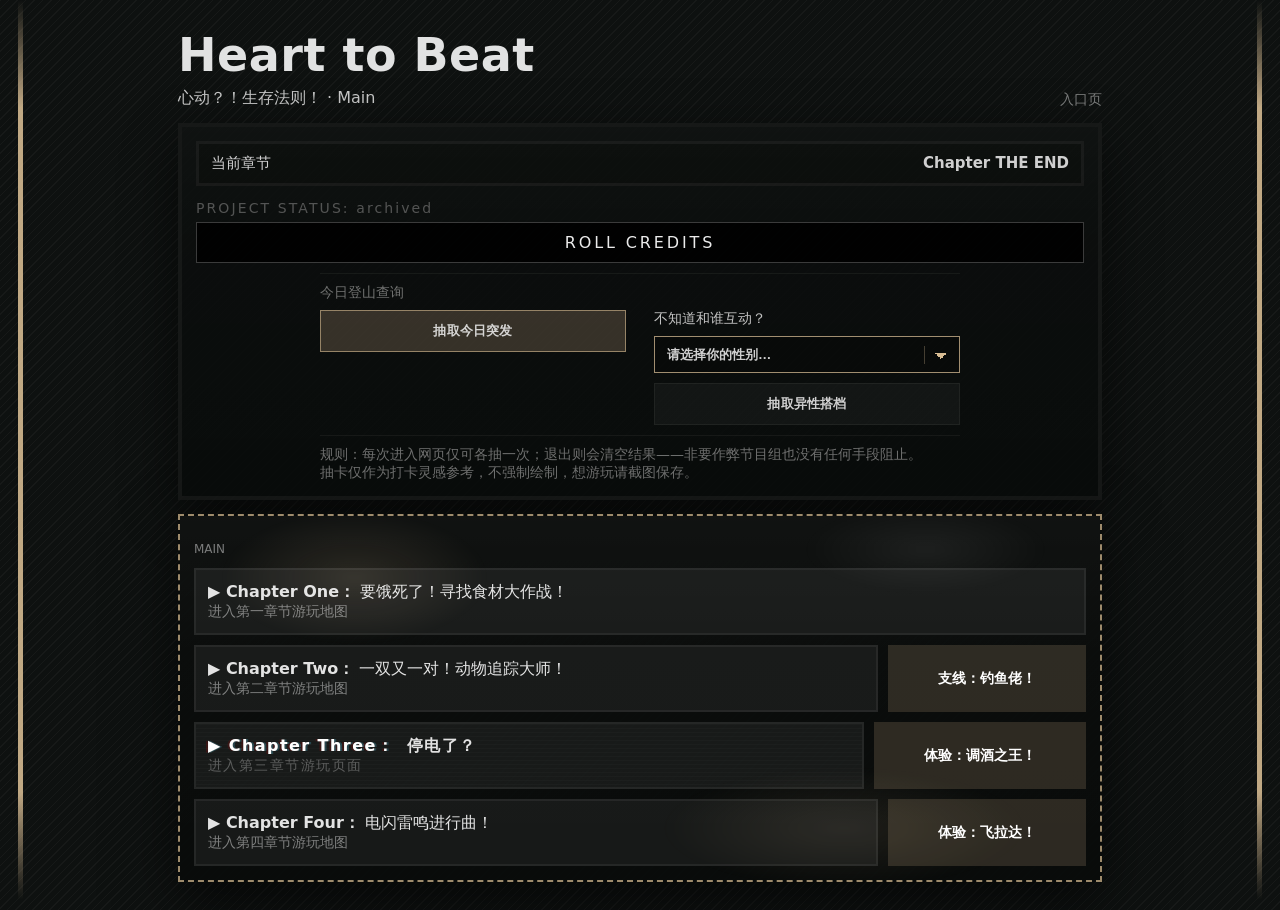
<file: index.html>
<!doctype html>
<html lang="zh-Hans">
<head>
  <meta charset="utf-8" />
  <meta name="viewport" content="width=device-width,initial-scale=1" />
  <link rel="stylesheet" href="./style.css">
  <title>Heart to Beat · Main</title>
</head>

<body>
  <div class="wrap">
    <header class="top">
      <div>
        <h1>Heart to Beat</h1>
        <div class="sub">心动？！生存法则！ ·  Main</div>
      </div>
      <div class="mini">入口页</div>
    </header>

    <section class="grid">
      <!-- LEFT: 导航/提示 -->
      <aside class="card pad" id="left">
        <div class="pill">
          <span>当前章节</span>
          <b>Chapter THE END</b>
        </div>

<div class="mini" style="margin-top:14px; opacity:.7; letter-spacing:.15em;">
  PROJECT STATUS: archived
</div>

<a href="./ending.html"
   style="
     display:block;
     margin-top:6px;
     padding:10px 12px;
     text-decoration:none;
     background:#000;
     color:#fff;
     border:1px solid rgba(255,255,255,.25);
    /* font-family:monospace;*/
     letter-spacing:.18em;
     text-align:center;
     transition:opacity .2s ease, transform .2s ease;
   "
   onmouseover="this.style.opacity='.75'; this.style.transform='translateY(-1px)'"
   onmouseout="this.style.opacity='1'; this.style.transform='translateY(0)'"
>
  ROLL CREDITS
</a>
<div class="panelCenter">
<!--         <div class="hr"> </div>


        <div class="mini">
          <br/>

        </div> -->

      <!--   <div class="hr">
         </div>

        <div class="row">

        </div> -->

<div class="hr"></div>

<div class="mini" style="margin-bottom:8px">今日登山查询</div>

<div class="drawGrid">
  <!-- 左：突发 -->
  <div class="drawCol">
    <button class="btn primary w100" id="drawLuck">抽取今日突发</button>
  </div>

  <!-- 右：搭档 -->
  <div class="drawCol">
    <div class="genderRow">
      <label class="mini" for="myGender" style="margin-bottom:8px">不知道和谁互动？</label>
      <select id="myGender">
        <option value="" selected disabled>请选择你的性别…</option>
        <option value="F">女</option>
        <option value="M">男</option>
      </select>
    </div>
    <button class="btn w100" id="drawPartner">抽取异性搭档</button>
  </div>
</div>

<div class="hr"></div>

<!-- 结果区：突发 -->
<div id="luckResult" class="resultBox" style="display:none">
  <div class="resultTop">
    <span class="mini">今日突发</span>
    <span class="tag" id="luckTag">—</span>
  </div>
  <b class="resultName" id="luckName">—</b>
  <div class="mini resultDesc" id="luckDesc"></div>
</div>

<!-- 结果区：搭档 -->
<div id="partnerResult" class="resultBox" style="display:none">
  <div class="resultTop">
    <span class="mini">异性搭档</span>
    <span class="tag" id="partnerTag">—</span>
  </div>
  <b class="resultName" id="partnerName">—</b>
  <div class="mini resultDesc" id="partnerDesc"></div>
</div>

<div class="mini" style="margin-top:10px">
  规则：每次进入网页仅可各抽一次；退出则会清空结果——非要作弊节目组也没有任何手段阻止。
  <br>
  抽卡仅作为打卡灵感参考，不强制绘制，想游玩请截图保存。
</div>
</div>

      </aside>

      <!-- RIGHT: 主卡片内容 -->
      <main class="card pad" id="right">
        <p class="sceneTitle">MAIN</p>

<!--         <p class="sceneBody">欢迎来到入口页。</p> -->

        <div class="choices">
          <a class="choiceLink" href="./chap_one/index.html">
            <div class="choice">
              <b>▶ Chapter One：</b> 要饿死了！寻找食材大作战！ 
              <div class="mini">进入第一章节游玩地图</div>
            </div>
          </a>

          <div class="choiceRow">
             <a class="choiceLink" href="./chap_two/index.html">
            <div class="choice">
              <b>▶ Chapter Two：</b> 一双又一对！动物追踪大师！
              <div class="mini">进入第二章节游玩地图</div>
            </div>
          </a>


            <a class="sideBtn" href="./chap_two/side_index.html">
              支线：钓鱼佬！
            </a> 

          </div>


<!--             <div class="choices">
          <a class="choiceLink" href="./chap_three/index.html">
            <div class="choice">
              <b>▶ Chapter Three：</b> 坏心眼？好人！调酒之王！ 
              <div class="mini">进入第三章节游玩页面</div>
            </div>
          </a>
 -->



 <div class="choiceRow">
  <a class="choiceLink" href="./chap_three/side_index.html"
     style="text-decoration:none; filter:saturate(.45) contrast(1.3);">
    <div class="choice"
         style="
           position:relative;
           overflow:hidden;
           letter-spacing:.09em;
           animation:distort 3s infinite;
         ">

      <b style="
        display:inline-block;
        position:relative;
        color:#fff;
        text-shadow:
          0 0 20px rgba(255,255,255,.08),
          2px 0 rgba(0,200,255,.25),
         -2px 0 rgba(255,0,0,.25);
        animation:glitchMain 2.5s infinite;
      ">
        ▶ Chapter Three：
      </b>

      <span style="
        display:inline-block;
        position:relative;
        font-weight:700;
        margin-left:6px;
        animation:glitchText 1.8s infinite;
      ">
        停电了？
      </span>

      <div class="mini"
           style="
             opacity:.65;
             filter:blur(.3px);
             animation:flicker 2.8s infinite;
           ">
        进入第三章节游玩页面
      </div>

      <!-- 扫描线 -->
      <span aria-hidden="true"
        style="
          position:absolute;
          inset:0;
          pointer-events:none;
          background:
            repeating-linear-gradient(
              180deg,
              rgba(255,255,255,.06) 0 1px,
              rgba(0,0,0,0) 1px 4px
            );
          mix-blend-mode:overlay;
          opacity:.25;
        ">
      </span>

      <style>
        @keyframes glitchMain{
          0%, 85%, 100% { transform:translate(0,0); }
          86% { transform:translate(-2px,0); }
          87% { transform:translate(3px,-1px); }
          88% { transform:translate(-1px,2px); }
          89% { transform:translate(0,0); }
        }

        @keyframes glitchText{
          0%, 90%, 100% { 
            transform:translate(0,0);
            opacity:1;
          }
          91% { 
            transform:translate(-3px,0);
            opacity:.6;
          }
          92% { 
            transform:translate(4px,-2px);
            opacity:1;
          }
          93% { 
            transform:translate(-2px,2px);
            opacity:.4;
          }
          94% { 
            transform:translate(0,0);
            opacity:1;
          }
        }

        @keyframes flicker{
          0%, 80%, 100% { opacity:.65; }
          81% { opacity:.2; }
          82% { opacity:.9; }
          90% { opacity:.3; }
          91% { opacity:.65; }
        }

        @keyframes distort{
          0%, 96%, 100% { transform:skewX(0deg); }
          97% { transform:skewX(-3deg); }
          98% { transform:skewX(4deg); }
          99% { transform:skewX(-2deg); }
        }
      </style>

    </div>
  </a>

  <a class="sideBtn" href="./chap_three/index.html">
              体验：调酒之王！
  </a> 
</div>

 <div class="choiceRow">
             <a class="choiceLink" href="./chap_four/stage.html">
            <div class="choice">
              <b>▶ Chapter Four：</b> 电闪雷鸣进行曲！
              <div class="mini">进入第四章节游玩地图</div>
            </div>
          </a>


            <a class="sideBtn" href="./chap_four/index.html">
              体验：飞拉达！
            </a> 

          </div>
      </main>
    </section>
  </div>


  <script>
(() => {
  /* 今日突发池*/
  const luckPool = [
{ tag:"BUFF", name:"默契", desc:"会有人想多看你一眼，而你也一样。\n效果：抬头总是能和人对上视线。", weight:6 },

{ tag:"BUFF", name:"脚踏实地", desc:"今天走路特别稳，踩什么都很安心。\n效果：行动时更加流畅。", weight:8 },

{ tag:"BUFF", name:"顺风而行", desc:"偶尔会有一阵风帮你吹开遮挡视线的树叶。\n效果：探索类描写偏正面。", weight:6 },

{ tag:"BUFF", name:"摸金校尉", desc:"你总会在地上发现别人没注意的小物件。\n效果：更容易触发额外细节。", weight:7 },

{ tag:"BUFF", name:"习以为常", desc:"你不会太担心自己录制时的表现。\n效果：面对突发状况更冷静。", weight:6 },

{ tag: "BUFF", name: "路线雷达", desc: "你今天对看起来不对劲的小路特别敏感。\n效果：涉及方向/选择的判定更有优势。", weight: 14 },

{ tag: "BUFF", name: "恒温动物", desc: "你今天不容易被冷到或热到心态炸裂。\n效果：耐力相关描述偏正面。", weight: 12 },

{ tag: "BUFF", name: "队友滤镜", desc: "你今天看起来尤其很可靠。\n效果：社交/协作场合更容易被信任。", weight: 10 },

{ tag: "BUFF", name: "背包轻了", desc: "你十分有先见之明，没有带太多东西。\n效果：行动更干脆。", weight: 8 },

{ tag: "BUFF", name: "四叶草", desc: "幸运的象征。\n效果：事情更容易往你期望的方向发展。", weight: 4 },

{ tag: "BUFF", name: "镜头宠儿", desc: "你今天似乎十分上镜。\n效果：摄影师的镜头会频繁地对准你。", weight: 7 },

 { tag: "DEBUFF", name: "鞋带诅咒", desc: "你的鞋带就是很爱松。\n效果：需要经常蹲下系鞋带。", weight: 12 },

{ tag: "DEBUFF", name: "信号焦虑", desc: "你会忍不住担心手机没信号。\n效果：遇到未知状况更容易慌张。", weight: 10 },

{ tag: "DEBUFF", name: "口渴感放大", desc: "明明刚喝了水，但你还是觉得渴。\n效果：水补给相关场景更紧张。", weight: 9 },

{ tag: "DEBUFF", name: "迷路错觉", desc: "你会频繁怀疑是不是走错了。\n效果：方向相关叙述偏负面。", weight: 7 },

{ tag: "DEBUFF", name: "舌头打结", desc: "今天你的舌头总是捋不直。\n效果：说话更容易出现失误。", weight: 6 },

{ tag: "DEBUFF", name: "静电体质", desc: "你和别人有点来电…呀！\n效果：接触物品或他人时更容易触发静电。", weight: 9 },

{ tag:"DEBUFF", name:"平地摔", desc:"你会在不该摔的地方绊一下自己。\n效果：行动时更容易摔跤。", weight:10 },

{ tag:"DEBUFF", name:"衣角陷阱", desc:"你的衣服总会被树枝或岩石勾住。\n效果：移动更拖沓。", weight:8 },

{ tag:"DEBUFF", name:"踩到怪东西", desc:"你可能会踩到一些湿湿黏黏的不明物体。\n效果：脚下总感觉很恶心。", weight:7 },

{ tag:"DEBUFF", name:"心浮气躁", desc:"你很难静下心来判断情况。\n效果：决策时更加混乱。", weight:9 },

{ tag:"DEBUFF", name:"注意力漂移", desc:"你总是被不重要的东西吸引注意力。\n效果：容易暂时忘记自己原本的目的。", weight:8 },

{ tag:"DEBUFF", name:"腿软时刻", desc:"你好像站得太久卡。\n效果：行动更加吃力。", weight:6 },

{ tag: "WEIRD", name: "山在看你", desc: "你有一种被自然观察的微妙感觉。\n效果：任何诡异事件都变得合理。", weight: 6 },

{ tag: "WEIRD", name: "好运偏移", desc: "小事很顺，大事难讲。\n效果：小收益更容易出现，但关键节点不保底。", weight: 6 },

{ tag: "WEIRD", name: "迪斯尼公主", desc: "小动物们对你格外偏爱。\n效果：更频繁遇到野生动物。", weight: 6 },

{ tag:"WEIRD", name:"误会", desc:"别人认为你和某人关系不一般。\n效果：和异性互动容易被赋予额外含义。", weight:6 },

{ tag:"WEIRD", name:"慢半拍", desc:"重要情绪总是晚一步出现。\n效果：情感推进更折磨。", weight:5 },


  ];

  /* DB*/
  const PartnerDB = [
    { name: "橙知", gender: "M" },
    { name: "丹", gender: "M" },
    { name: "Eric Wang", gender: "M" },
    { name: "Ethan Bennett（伊森·贝内特）", gender: "M" },
    { name: "阿基米德·凡·杜可纳", gender: "M" },
    { name: "Friedrich Walder（弗里德里希·瓦尔德）", gender: "M" },
    { name: "Honey Parker（哈尼·帕克）", gender: "M" },
    { name: "J. O’Connell（J. 奥康纳尔）", gender: "M" },
    { name: "Kazares（卡扎勒斯）", gender: "M" },
    { name: "Lucas Moon Olive（奥利弗）", gender: "M" },
    { name: "Matt Kobayashi", gender: "M" },
    { name: "Mubiru Abrima", gender: "M" },
    { name: "Samuel（塞缪尔）", gender: "M" },
    { name: "Thomas Rocheleau（多马·罗什布吕内）", gender: "M" },
    { name: "卡莱比", gender: "M" },
    { name: "叶澄希", gender: "M" },

    // ===== 女嘉宾 =====
    { name: "Amber Blackwell（安柏·布莱克威尔）", gender: "F" },
    { name: "Cela（塞拉）", gender: "F" },
    { name: "Jeffrey（杰芙里）", gender: "F" },
    { name: "玛顿·琼斯", gender: "F" },
    { name: "Maya（玛雅）", gender: "F" },
    { name: "玛塞拉·卡洛", gender: "F" },
    { name: "Melusine Raisnner（梅露希娜·拉辛纳）", gender: "F" },
    { name: "Naya Fluor（乃亚·菲洛普）", gender: "F" },
    { name: "Romaine Mannich", gender: "F" },
    { name: "向林木", gender: "F" },
    { name: "伊洛恩·奈芙", gender: "F" },
    { name: "Zurabia（祖拉比亚）", gender: "F" },
    { name: "Moira Ross（莫伊拉·罗斯）", gender: "F" },
    { name: "Erla（厄拉）", gender: "F" },
    { name: "Josephine Young（乔瑟芬·杨）", gender: "F" },
    { name: "Oliven Orcinus（奥里文·奥辛努斯）", gender: "F" }
  ];

  /* =========================
     util
     ========================= */
  const $ = (id) => document.getElementById(id);

  function weightedPick(items){
    const total = items.reduce((s, it) => s + (it.weight ?? 1), 0);
    let r = Math.random() * total;
    for (const it of items){
      r -= (it.weight ?? 1);
      if (r <= 0) return it;
    }
    return items[items.length - 1];
  }

  function pickRandom(arr){
    return arr[Math.floor(Math.random() * arr.length)];
  }

  function oppositeGender(g){
    if (g === "F") return "M";
    if (g === "M") return "F";
    return null;
  }

  function safeParse(json){
    try { return JSON.parse(json); } catch { return null; }
  }

  /*DOM
     */
  const btnLuck = $("drawLuck");
  const btnPartner = $("drawPartner");
  const myGender = $("myGender");

  const luckBox = $("luckResult");
  const luckTag = $("luckTag");
  const luckName = $("luckName");
  const luckDesc = $("luckDesc");

  const pBox = $("partnerResult");
  const pTag = $("partnerTag");
  const pName = $("partnerName");
  const pDesc = $("partnerDesc");

  const KEY_LUCK_USED = "htb_luck_used_v2";
  const KEY_LUCK_DATA = "htb_luck_data_v2";

  const KEY_PARTNER_USED = "htb_partner_used_v2";
  const KEY_PARTNER_DATA = "htb_partner_data_v2";

  function lock(btn, text){
    if (!btn) return;
    btn.disabled = true;
    if (text) btn.textContent = text;
  }

  /* 
     恢复结果（刷新后仍显示）
      */
  function restoreLuck(){
    const used = sessionStorage.getItem(KEY_LUCK_USED) === "1";
    const data = safeParse(sessionStorage.getItem(KEY_LUCK_DATA) || "");
    if (!used || !data) return;

    luckBox.style.display = "block";
    luckTag.textContent = data.tag || "—";
    luckName.textContent = data.name || "—";
    luckDesc.textContent = data.desc || "";

    lock(btnLuck, "今日突发已抽");
  }

  function restorePartner(){
    const used = sessionStorage.getItem(KEY_PARTNER_USED) === "1";
    const data = safeParse(sessionStorage.getItem(KEY_PARTNER_DATA) || "");
    if (!used || !data) return;

    pBox.style.display = "block";
    pTag.textContent = data.tag || "—";
    pName.textContent = data.name || "—";
    pDesc.textContent = data.desc || "";

    // 也把性别恢复一下（如果之前选过）
    if (myGender && data.myGender){
      myGender.value = data.myGender;
    }

    lock(btnPartner, "搭档已抽");
  }

  restoreLuck();
  restorePartner();

  /* 今日突发抽取
    */
  if (btnLuck){
    btnLuck.addEventListener("click", () => {
      if (sessionStorage.getItem(KEY_LUCK_USED) === "1") return;

      const r = weightedPick(luckPool);

      // 展示
      luckBox.style.display = "block";
      luckTag.textContent = r.tag;
      luckName.textContent = r.name;
      luckDesc.textContent = r.desc;

      // 存储（刷新仍在）
      sessionStorage.setItem(KEY_LUCK_USED, "1");
      sessionStorage.setItem(KEY_LUCK_DATA, JSON.stringify({
        tag: r.tag, name: r.name, desc: r.desc
      }));

      lock(btnLuck, "今日突发已抽");
    });
  }

  /*
    异性搭档抽取
    */
  if (btnPartner){
    btnPartner.addEventListener("click", () => {
      if (sessionStorage.getItem(KEY_PARTNER_USED) === "1") return;

      const g = myGender ? myGender.value : "";
      if (!g){
        pBox.style.display = "block";
        pTag.textContent = "提示";
        pName.textContent = "请选择性别";
        pDesc.textContent = "先在右侧下拉框选择你的性别，再抽取可能的异性搭档。";
        return;
      }

      const want = oppositeGender(g);
      const candidates = PartnerDB.filter(x => x.gender === want);

      if (candidates.length === 0){
        pBox.style.display = "block";
        pTag.textContent = "ERROR";
        pName.textContent = "DB里没有可抽对象";
        pDesc.textContent = "请在找节目组补全异性名单。";
        return;
      }

      const picked = pickRandom(candidates);

      pBox.style.display = "block";
      pTag.textContent = "互动对象！";
      pName.textContent = picked.name;
      pDesc.textContent =
        `性别匹配：${g} → ${want}\n\n
        再说一句：如果抽到心动嘉宾了这会是个好理由去小窗。`;

      sessionStorage.setItem(KEY_PARTNER_USED, "1");
      sessionStorage.setItem(KEY_PARTNER_DATA, JSON.stringify({
        tag: "互动对象！",
        name: picked.name,
        desc: `性别匹配：${g} → ${want}\n\n
        再说一句：如果抽到心动嘉宾了这会是个好理由去小窗。`,
        myGender: g
      }));

      lock(btnPartner, "搭档已抽");
    });
  }
})();
</script>



</body>


</html>
</file>
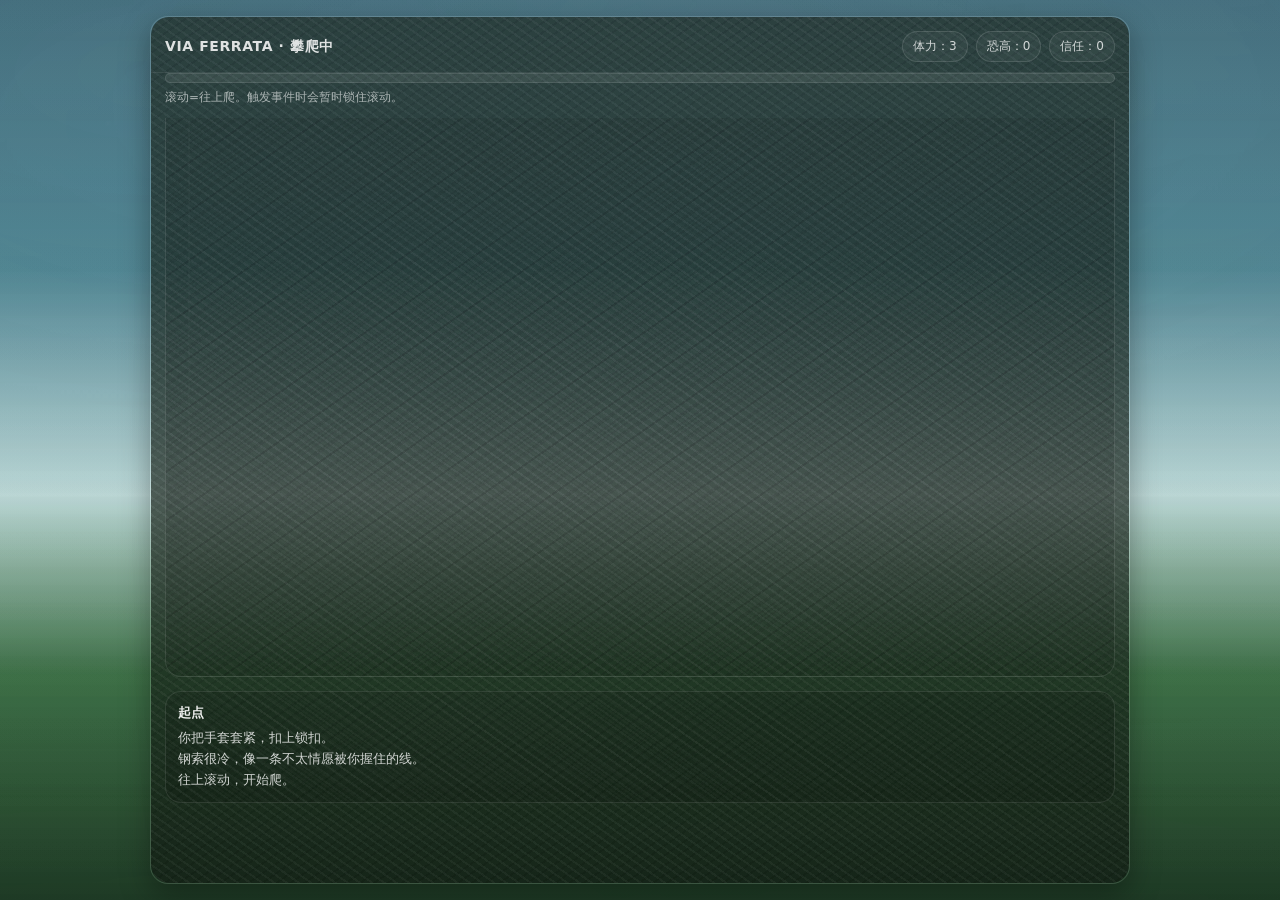
<file: chap_four/index.html>
<!doctype html>
<html lang="zh-Hans">
<head>
<meta charset="utf-8" />
<meta name="viewport" content="width=device-width,initial-scale=1" />
<title>Chapter Four - Via Ferrata</title>
<style>
:root{
  /* ===== Base tokens ===== */
  --bg:#1E2A1B;
  --txt:#fff;
  --mut:rgba(255,255,255,.72);

  --card:rgba(255,255,255,.06);
  --bd:rgba(255,255,255,.12);
  --btn:rgba(255,255,255,.10);
  --btn2:rgba(255,255,255,.16);
  --shadow:0 10px 30px rgba(0,0,0,.35);
  --round:18px;

  /* ===== Progress-driven ===== */
  --rain: 0;    /* 0~1 */
  --storm: 0;   /* 0~1 */
  --uiFade: 1;  /* 1->0 */
  --skyBoost: 0;/* 0~1 */

  /* ===== Day palette (soft) ===== */
  --sky1:#2a5f72;
  --sky2:#3f7f8f;
  --mist:#bfe2e0;
  --field1:#2f6b3a;
  --field2:#1f3f25;

  /* ===== Cloth material ===== */
  --clothBase: rgba(23,34,24,.92);
  --clothEdge: rgba(255,255,255,.10);
}

*{ box-sizing:border-box; }
html,body{ height:100%; }

body{
  margin:0;
  font-family:system-ui,-apple-system,"Segoe UI",Roboto,"PingFang SC","Microsoft YaHei",Arial,sans-serif;
  color:var(--txt);
  overflow:hidden;
  position:relative;

  /* Sky → mist → field */
  background:
    linear-gradient(to bottom,
      color-mix(in srgb, var(--sky1) 92%, white calc(var(--skyBoost) * 8%)) 0%,
      color-mix(in srgb, var(--sky2) 92%, white calc(var(--skyBoost) * 10%)) 30%,
      color-mix(in srgb, var(--mist) 88%, white calc(var(--skyBoost) * 12%)) 55%,
      color-mix(in srgb, var(--field1) 92%, white calc(var(--skyBoost) * 6%)) 75%,
      var(--field2) 100%);
}

/* Air / particles / haze */
body::before{
  content:"";
  position:fixed;
  inset:-60px;
  pointer-events:none;
  background:
    radial-gradient(1100px 520px at 60% 16%, rgba(255,255,255,.10), transparent 62%),
    radial-gradient(980px 480px at 22% 18%, rgba(255,255,255,.08), transparent 62%),
    radial-gradient(3px 3px at 12% 18%, rgba(255,255,255,.08), transparent 60%),
    radial-gradient(3px 3px at 38% 12%, rgba(255,255,255,.06), transparent 60%),
    radial-gradient(3px 3px at 72% 20%, rgba(255,255,255,.05), transparent 60%),
    linear-gradient(to bottom, rgba(255,255,255,.02), rgba(0,0,0,.10));
  opacity: calc(.26 + var(--skyBoost) * .22 + var(--storm) * .12);
  filter: blur(1px);
}

/* Light lift + storm overlay */
body::after{
  content:"";
  position:fixed;
  inset:0;
  pointer-events:none;
  background:
    linear-gradient(to top,
      rgba(255,255,255, calc(.00 + var(--skyBoost) * .10)) 0%,
      rgba(255,255,255, calc(.03 + var(--skyBoost) * .16)) 55%,
      rgba(255,255,255, calc(.05 + var(--skyBoost) * .20)) 100%),
    radial-gradient(900px 520px at 50% 12%,
      rgba(255,255,255, calc(.02 + var(--storm) * .10)),
      transparent 62%),
    linear-gradient(to bottom,
      rgba(10,18,20, calc(.08 + var(--storm) * .28)) 0%,
      rgba(10,18,20, calc(.06 + var(--storm) * .22)) 45%,
      rgba(10,18,20, calc(.10 + var(--storm) * .34)) 100%);
  opacity: 1;
}

/* =========================
   Layout
========================= */
.wrap{
  height:100%;
  display:flex;
  justify-content:center;
  align-items:stretch;
  padding:16px;
  gap:14px;

  opacity: var(--uiFade);
  transition: opacity .25s ease;
  position:relative;
  z-index:1;
}

.panel{
  width:min(980px, 100%);
  border:1px solid var(--bd);
  border-radius:var(--round);
  box-shadow:var(--shadow);
  overflow:hidden;
  display:flex;
  flex-direction:column;
  position:relative;

  /* slight “lift” during fade */
  transform: translateY(calc((1 - var(--uiFade)) * -8px))
             scale(calc(.995 + var(--uiFade) * .005));
  transition: transform .25s ease;

  backdrop-filter:none !important;
}

/* Cloth texture layer */
.panel::before{
  content:"";
  position:absolute;
  inset:0;
  pointer-events:none;
  border-radius:inherit;
  opacity:.72;
  background:
    radial-gradient(2px 2px at 18% 22%, rgba(0,0,0,.18), transparent 60%),
    radial-gradient(2px 2px at 63% 48%, rgba(255,255,255,.10), transparent 60%),
    radial-gradient(1.5px 1.5px at 78% 35%, rgba(0,0,0,.16), transparent 60%),
    repeating-linear-gradient( 35deg, rgba(255,255,255,.055) 0 2px, transparent 2px 7px),
    repeating-linear-gradient(-35deg, rgba(0,0,0,.16) 0 2px, transparent 2px 8px),
    linear-gradient(to bottom, rgba(255,255,255,.02), rgba(0,0,0,.18));
  background-color: var(--clothBase);
}

/* Keep panel children above texture */
.panel > *{
  position:relative;
  z-index:1;
}

.wrap.off{ pointer-events:none; }

/* =========================
   HUD / badges
========================= */
.hud{
  display:flex;
  align-items:center;
  gap:12px;
  padding:14px 14px 10px;
  border-bottom:1px solid rgba(255,255,255,.08);
}
.hud h1{
  margin:0;
  font-size:14px;
  letter-spacing:.6px;
  font-weight:650;
  color:rgba(255,255,255,.85);
}
.badges{
  display:flex;
  gap:8px;
  margin-left:auto;
  flex-wrap:wrap;
}
.badge{
  font-size:12px;
  padding:6px 10px;
  border:1px solid rgba(255,255,255,.12);
  border-radius:999px;
  background:rgba(255,255,255,.04);
  color:rgba(255,255,255,.78);
}

/* =========================
   Progress
========================= */
.progressRow{ padding:0 14px 12px; }
.bar{
  height:10px;
  background:rgba(255,255,255,.08);
  border-radius:999px;
  overflow:hidden;
  border:1px solid rgba(255,255,255,.10);
}
.bar > div{
  height:100%;
  width:0%;
  background:rgba(255,255,255,.65);
  transition:width .25s ease;
}
.small{
  font-size:12px;
  color:rgba(255,255,255,.6);
  margin-top:6px;
}

/* =========================
   Climb area
========================= */
.climb{
  position:relative;
  flex:1;
  overflow:auto;
  scroll-behavior:smooth;
  padding:18px 14px 80px;
}

/* Inner “zig” edge (sticky) */
.climb::before,
.climb::after{
  content:"";
  position:sticky;
  left:0; right:0;
  height:18px;
  pointer-events:none;
  z-index:3;
  opacity:.55;
  background:
    conic-gradient(from 45deg, rgba(255,255,255,.16) 0 25%, transparent 0 100%)
    0 0/16px 16px repeat-x;
  filter: drop-shadow(0 8px 8px rgba(0,0,0,.22));
}
.climb::before{ top:0; transform: translateY(-10px); }
.climb::after { bottom:0; transform: translateY(10px) rotate(180deg); }

/* Route */
.route{
  position:relative;
  height:700vh;
  border:1px solid rgba(255,255,255,.10);
  border-radius:16px;
  overflow:hidden;
  background: rgba(0,0,0,.12);
}

/* Route texture */
.route::before{
  content:"";
  position:absolute;
  inset:0;
  pointer-events:none;
  opacity:.35;
  background:
    repeating-linear-gradient( 35deg, rgba(255,255,255,.05) 0 2px, transparent 2px 8px),
    repeating-linear-gradient(-35deg, rgba(0,0,0,.18) 0 2px, transparent 2px 10px),
    radial-gradient(700px 220px at 30% 20%, rgba(255,255,255,.05), transparent 60%);
}

/* Route guide line */
.route::after{
  content:"";
  position:absolute;
  left:22px;
  top:18px;
  bottom:18px;
  width:2px;
  background:linear-gradient(to bottom, rgba(255,255,255,.15), rgba(255,255,255,.02));
  opacity:.55;
}

/* Tick */
.tick{
  position:absolute;
  left:14px;
  width:18px;
  height:18px;
  transform:translateY(-50%);
  border-radius:50%;
  display:grid;
  place-items:center;

  font-size:11px;
  color:rgba(255,255,255,.7);

  background: rgba(255,255,255,.05);
  border:1px solid rgba(255,255,255,.18);
  box-shadow:
    0 0 0 1px rgba(0,0,0,.2) inset,
    0 10px 24px rgba(0,0,0,.20);

  isolation:isolate;
}
.tick::after{
  content:"";
  position:absolute;
  left:22px;
  top:50%;
  transform:translateY(-50%);
  width:64px;
  height:16px;
  opacity:.75;
  background:
    conic-gradient(from 45deg, rgba(255,255,255,.18) 0 25%, transparent 0 100%)
    0 0/10px 10px repeat-x;
  filter: drop-shadow(0 6px 8px rgba(0,0,0,.25));
}

/* Story cards */
.story{
  margin-top:14px;
  display:grid;
  gap:10px;
}
.card{
  border:1px solid var(--clothEdge);
  background: rgba(0,0,0,.12);
  border-radius:16px;
  padding:12px;
  position:relative;
  overflow:hidden;
}
.card::before{
  content:"";
  position:absolute;
  inset:0;
  pointer-events:none;
  opacity:.35;
  background:
    repeating-linear-gradient( 35deg, rgba(255,255,255,.05) 0 2px, transparent 2px 8px),
    repeating-linear-gradient(-35deg, rgba(0,0,0,.18) 0 2px, transparent 2px 10px),
    radial-gradient(700px 220px at 30% 20%, rgba(255,255,255,.05), transparent 60%);
}
.card .title{
  position:relative;
  z-index:1;
  font-weight:700;
  font-size:13px;
  color:rgba(255,255,255,.92);
  margin-bottom:6px;
}
.card .txt{
  position:relative;
  z-index:1;
  font-size:13px;
  line-height:1.6;
  color:rgba(255,255,255,.80);
  white-space:pre-wrap;
}

/* =========================
   Overlay modal
========================= */
.overlay{
  position:fixed !important;
  inset:0;
  background:rgba(0,0,0,.55);
  display:none;
  align-items:center;
  justify-content:center;
  padding:18px;
  z-index:999 !important;
}
.overlay.show{ display:flex; }

.modal{
  width:min(680px, 100%);
  border:1px solid var(--clothEdge);
  background: rgba(15,15,16,.88);
  border-radius:18px;
  box-shadow:0 30px 90px rgba(0,0,0,.6);
  padding:14px;
  position:relative;
  overflow:hidden;
  backdrop-filter:none !important;
}
.modal::before{
  content:"";
  position:absolute;
  inset:0;
  pointer-events:none;
  opacity:.35;
  background:
    repeating-linear-gradient( 35deg, rgba(255,255,255,.05) 0 2px, transparent 2px 8px),
    repeating-linear-gradient(-35deg, rgba(0,0,0,.18) 0 2px, transparent 2px 10px),
    radial-gradient(700px 220px at 30% 20%, rgba(255,255,255,.05), transparent 60%);
}
.modal h2{
  position:relative;
  z-index:1;
  margin:0 0 10px 0;
  font-size:14px;
  letter-spacing:.5px;
  color:rgba(255,255,255,.92);
}
.modal p{
  position:relative;
  z-index:1;
  margin:0 0 12px 0;
  font-size:13px;
  line-height:1.65;
  color:rgba(255,255,255,.80);
  white-space:pre-wrap;
}
.modal .actions{
  position:relative;
  z-index:1;
  display:flex;
  gap:10px;
  justify-content:flex-end;
}

/* Buttons */
.btn{
  appearance:none;
  border:1px solid rgba(255,255,255,.14);
  background:rgba(255,255,255,.06);
  color:rgba(255,255,255,.86);
  padding:10px 12px;
  border-radius:12px;
  font-size:13px;
  cursor:pointer;
}
.btn:active{ transform:translateY(1px); }
.btn.primary{
  background:rgba(255,255,255,.14);
  border-color:rgba(255,255,255,.18);
}

/* =========================
   Animations
========================= */
.shake{ animation:shake .28s ease; }
@keyframes shake{
  0%{transform:translateX(0)}
  20%{transform:translateX(-6px)}
  40%{transform:translateX(6px)}
  60%{transform:translateX(-4px)}
  80%{transform:translateX(4px)}
  100%{transform:translateX(0)}
}

.panel.panic{ animation: panicShake .42s ease; }
@keyframes panicShake{
  0%   { transform: translateY(0) rotate(0deg); }
  12%  { transform: translateY(-2px) rotate(-0.6deg); }
  25%  { transform: translateY( 2px) rotate(0.7deg); }
  40%  { transform: translateY(-1px) rotate(-0.5deg); }
  58%  { transform: translateY( 1px) rotate(0.4deg); }
  75%  { transform: translateY(-1px) rotate(-0.3deg); }
  100% { transform: translateY(0) rotate(0deg); }
}

/* =========================
   FX layers (cloud / rain)
========================= */
.fx{
  position:fixed;
  inset:-20vh -10vw;
  pointer-events:none;
  z-index:0;
  opacity:1;
  filter: saturate(.92);
}

/* Clouds + ground mist */
.fxCloud{
  opacity: calc(.28 + var(--storm) * .30);
  filter: blur(calc(1.6px + var(--storm) * 2.2px));
  mix-blend-mode: screen;
  animation: cloudDrift 46s linear infinite;
  background:
    radial-gradient(520px 260px at 18% 20%, rgba(255,255,255,.09), transparent 70%),
    radial-gradient(680px 320px at 48% 14%, rgba(255,255,255,.07), transparent 72%),
    radial-gradient(820px 380px at 78% 22%, rgba(255,255,255,.06), transparent 74%),
    radial-gradient(980px 420px at 88% 10%, rgba(255,255,255,.05), transparent 76%);
}
.fxCloud::after{
  content:"";
  position:absolute;
  inset: 46vh -12vw -16vh -12vw;
  opacity: calc(.65 + var(--storm) * .45);
  filter: blur(calc(3.2px + var(--storm) * 4.6px));
  animation: mistDrift 26s linear infinite;
  background:
    radial-gradient(920px 360px at 20% 78%, rgba(255,255,255,.06), transparent 72%),
    radial-gradient(1120px 420px at 55% 84%, rgba(255,255,255,.05), transparent 74%),
    radial-gradient(1320px 520px at 88% 86%, rgba(255,255,255,.04), transparent 76%),
    linear-gradient(to top, rgba(255,255,255,.05), transparent 55%);
}

@keyframes cloudDrift{
  from{ transform: translateX(-8vw) translateY(0); }
  to  { transform: translateX( 8vw) translateY(-1.4vh); }
}
@keyframes mistDrift{
  from{ transform: translateX(6vw); }
  to  { transform: translateX(-6vw); }
}

/* Rain */
.fxRain{
  opacity: calc(var(--rain) * (0.55 + var(--storm) * 0.70));
  transition: opacity .6s ease;
  mix-blend-mode: screen;
  filter: blur(calc(.25px + var(--storm) * .45px));
  animation: rainFallFast .38s linear infinite;
  background:
    repeating-linear-gradient(
      112deg,
      rgba(255,255,255,.14) 0 1px,
      rgba(255,255,255,0) 1px 11px
    );
}
.fxRain::before{
  content:"";
  position:absolute;
  inset:0;
  opacity:.65;
  filter: blur(.15px);
  animation: rainFallSlow .72s linear infinite;
  background:
    repeating-linear-gradient(
      112deg,
      rgba(255,255,255,.10) 0 1px,
      rgba(255,255,255,0) 1px 18px
    );
}
.fxRain::after{
  content:"";
  position:absolute;
  inset:0;
  opacity: calc(var(--rain) * .12);
  filter: blur(6px);
  transform: translateY(-10%);
  background:
    linear-gradient(to bottom,
      rgba(255,255,255,0) 0%,
      rgba(255,255,255,.06) 40%,
      rgba(255,255,255,0) 100%);
}

@keyframes rainFallFast{
  from{ background-position: 0 0; }
  to  { background-position: 0 26px; }
}
@keyframes rainFallSlow{
  from{ background-position: 0 0; }
  to  { background-position: 0 16px; }
}

/* =========================
   Mobile
========================= */
@media (max-width:520px){
  .hud{ flex-wrap:wrap; }
  .badges{ margin-left:0; }
  .route{ height:700vh; }
}


.hidden{ display:none !important; }
</style>
</head>
<body>


<div class="fx fxCloud"></div>
<div class="fx fxRain"></div>

<div class="wrap">
  <div class="panel">
    <div class="hud">
      <h1>VIA FERRATA · 攀爬中</h1>
      <div class="badges">
        <div class="badge">体力：<span id="staminaOut">3</span></div>
        <div class="badge">恐高：<span id="fearOut">0</span></div>
        <div class="badge">信任：<span id="trustOut">0</span></div>
      </div>
    </div>

    <div class="progressRow">
      <div class="bar"><div id="barFill"></div></div>
      <div class="small">滚动=往上爬。触发事件时会暂时锁住滚动。</div>
    </div>

    <div class="climb" id="climb">
      <div class="route" id="route">
        <!-- 标记点（可删可加） -->
        <div class="tick" style="top:18%;">1</div>
        <div class="tick" style="top:36%;">2</div>
        <div class="tick" style="top:54%;">3</div>
        <div class="tick" style="top:72%;">4</div>
        <div class="tick" style="top:90%;">5</div>
      </div>

      <div class="story">
        <div class="card">
          <div class="title" id="sceneTitle">起点</div>
          <div class="txt" id="sceneText">你把手套套紧，扣上锁扣。<br>钢索很冷，像一条不太情愿被你握住的线。<br>往上滚动，开始爬。</div>
        </div>
      </div>
    </div>
  </div>
</div>

<!-- 事件弹层 -->
<div class="overlay" id="overlay" aria-hidden="true">
  <div class="modal" id="modal">
    <h2 id="evtTitle">事件</h2>
    <p id="evtText"></p>
    <div class="actions" id="evtActions">
      <button class="btn" id="btnOptionA">选项A</button>
      <button class="btn primary" id="btnOptionB">选项B</button>
    </div>
  </div>
</div>

<script>
(() => {
  const $ = (s) => document.querySelector(s);

  /* =========================
     DOM
  ========================= */
  const climbEl   = $("#climb");
  const routeEl   = $("#route");
  const barFill   = $("#barFill");

  const staminaOut = $("#staminaOut");
  const fearOut    = $("#fearOut");
  const trustOut   = $("#trustOut");

  const sceneTitle = $("#sceneTitle");
  const sceneText  = $("#sceneText");

  const overlay  = $("#overlay");
  const modal    = $("#modal");
  const evtTitle = $("#evtTitle");
  const evtText  = $("#evtText");
  const btnA     = $("#btnOptionA");
  const btnB     = $("#btnOptionB");

  const panel    = document.querySelector(".panel");

  /* =========================
     Config
  ========================= */
  const CELEBRATE_URL = "./stage.html";

  // 进度触发点（%）
  const TRIGGERS = [8, 18, 30, 44, 58, 72, 86, 96];

  // 事件间最小间隔（避免连弹）
  const MIN_GAP_PCT = 12;

  // 登顶判定：接近顶就算到顶（修复“96 快划卡住到不了100”）
  const SUMMIT_PCT = 99;
  const TOP_SNAP_PX = 24; // 顶部吸附阈值（px）

  // 滚轮摩擦（轻回拉）
  const FRICTION = 0.10;   // 0.06~0.12
  const COOLDOWN_MS = 1100;

  /* =========================
     State
  ========================= */
  const S = {
    stamina: 3,
    fear: 0,
    trust: 0,

    locked: false,
    finished: false,

    fired: new Set(),
    lastP: 0,
    lastEvtAtP: -999,
    lastEvtKey: null,
    cooldownUntil: 0,

    booted: false,
     choosing: false, 
  };
const EVENT_POOL = [
  {
    key: "slip",
    title: "脚滑",
    text: "鞋底在岩面上打了一下空。\n你整个人往下一坠，锁扣发出很轻的“咔”。\n\n",
    ok: {
      label: "继续。",
      effect: () => {
        S.stamina -= 1;
        S.fear += 1;
        shake(modal);
        pushScene("你没说话，只是呼吸重了一点。");
      },
    },
  },
  {
    key: "lookdown",
    title: "往下看了一眼",
    text: "你不小心低头。\n下面的树像缩小的模型，风声忽然变得很近。\n\n",
    ok: {
      label: "继续。",
      effect: () => {
        S.stamina -= 1;
        S.fear += 1;
        pushScene("你把视线钉回岩面，像在和自己较劲。");
      },
    },
  },
  {
    key: "help",
    title: "横移段",
    text: "前方是一个横移段。\n你得把重量交给钢索，再挪过去。\n\n",
    ok: {
      label: "继续。",
      effect: () => {
        S.stamina -= 1;
        S.fear += 1;
        pushScene("你自己数拍子，但手心开始出汗。");
      },
    },
  },
  {
    key: "rest",
    title: "小平台",
    text: "你踩到一个小平台，终于能直起腰。\n风从山谷里穿过来。\n\n",
    ok: {
      label: "继续。",
      effect: () => {
        S.stamina += 1;
        pushScene("你喝了一口水，甜味像回魂。");
      },
    },
  },
];

  /* =========================
     Helpers: UI + Math
  ========================= */
  function clampStats() {
    S.stamina = clamp(S.stamina, 0, 8);
    S.fear    = clamp(S.fear, 0, 10);
    S.trust   = clamp(S.trust, 0, 10);
  }

  function clamp(v, a, b) {
    return Math.max(a, Math.min(b, v));
  }

  function updateHUD() {
    staminaOut.textContent = S.stamina;
    fearOut.textContent    = S.fear;
    trustOut.textContent   = S.trust;
  }

  function pushScene(text) {
    sceneTitle.textContent = `进度：${getProgressPercent()}%`;
    sceneText.textContent  = text;
  }

  function shake(el) {
    el.classList.remove("shake");
    void el.offsetWidth;
    el.classList.add("shake");
  }

  function panicPanel() {
    panel.classList.remove("panic");
    void panel.offsetWidth;
    panel.classList.add("panic");
    setTimeout(() => panel.classList.remove("panic"), 520);
  }

  function lockScroll(on) {
    S.locked = on;
  }

function openOverlay(evt) {
  btnA.classList.remove("hidden");
btnB.classList.add("primary");
  lockScroll(true);
  overlay.classList.add("show");
  overlay.setAttribute("aria-hidden", "false");

  evtTitle.textContent = evt.title;
  evtText.textContent  = evt.text;

  // ===== 单按钮模式 =====
  if (evt.ok) {
    btnA.classList.add("hidden");
    btnB.classList.add("primary"); // 保持主按钮样式
    btnB.textContent = evt.ok.label || "继续";

    btnB.onclick = () => {
      if (S.choosing) return;
      S.choosing = true;
      try {
        evt.ok.effect && evt.ok.effect();
        afterEvent();
        const p = getProgressPercent();
        setProgressUI(p);
        S.lastP = p;
      } finally {
        closeOverlay();
        S.choosing = false;
      }
    };
    return;
  }

  // ===== 兼容：双按钮模式（以后要用再用）=====
  btnA.classList.remove("hidden");

  btnA.textContent = evt.options[0].label;
  btnB.textContent = evt.options[1].label;

  const handlePick = (idx) => {
    if (S.choosing) return;
    S.choosing = true;
    try {
      evt.options[idx].effect();
      afterEvent();
      const p = getProgressPercent();
      setProgressUI(p);
      S.lastP = p;
    } finally {
      closeOverlay();
      S.choosing = false;
    }
  };

  btnA.onclick = () => handlePick(0);
  btnB.onclick = () => handlePick(1);
}

function closeOverlay() {
  overlay.classList.remove("show");
  overlay.setAttribute("aria-hidden", "true");

  S.cooldownUntil = Date.now() + COOLDOWN_MS;

  if (!S.finished) {
    // 给浏览器一帧时间，避免“关弹窗→立刻滚动事件”抢跑
    requestAnimationFrame(() => lockScroll(false));
  }
}
function afterEvent() {
  clampStats();
  updateHUD();

  if (S.stamina <= 0) {
    S.stamina = 1;
    S.fear += 1;
    clampStats();
    updateHUD();
    pushScene("你感觉手臂像不是自己的。\n你被迫停下来——节目组说这是“安全休息”。");
  }

  lockScroll(false);

  const p = getProgressPercent();
  setProgressUI(p);
  S.lastP = p;
}
  function getMaxScroll() {
    return Math.max(0, climbEl.scrollHeight - climbEl.clientHeight);
  }

  // 顶部=100 底部=0
  function getProgressPercent() {
    const max = getMaxScroll();
    if (max <= 0) return 0;

    // 顶部吸附：接近 0 就算登顶（修复快速上滑被摩擦回拉拽下去）
    if (climbEl.scrollTop <= TOP_SNAP_PX) return 100;

    const raw = climbEl.scrollTop / max; // 顶部0 底部1
    const climb = 1 - raw;
    return clamp(Math.round(climb * 100), 0, 100);
  }

  function setProgressUI(pct) {
    const t = pct / 100;

    document.documentElement.style.setProperty("--skyBoost", t.toFixed(2));
    barFill.style.width = `${pct}%`;

    const stormStart = 78;
    const rainStart  = 86;

    const storm = (pct >= stormStart) ? Math.min(1, (pct - stormStart) / 18) : 0;
    const rain  = (pct >= rainStart)  ? Math.min(1, (pct - rainStart) / 10)  : 0;

    document.documentElement.style.setProperty("--storm", storm.toFixed(2));
    document.documentElement.style.setProperty("--rain",  rain.toFixed(2));

    const fade = Math.max(0, 1 - Math.pow(t, 2.1));
    document.documentElement.style.setProperty("--uiFade", fade.toFixed(3));

    // route 视觉随进度轻变（保留你原来的观感）
    const baseA1 = 0.04 + t * 0.10;
    const baseA2 = 0.02 + t * 0.08;
    const dark   = 0.08 + storm * 0.20;

    routeEl.style.background =
      `linear-gradient(to bottom,
        rgba(255,255,255,${(baseA1 * (1 - storm*0.55)).toFixed(3)}) 0%,
        rgba(255,255,255,${(baseA2 * (1 - storm*0.60)).toFixed(3)}) 40%,
        rgba(0,0,0,${dark.toFixed(3)}) 100%)`;
  }

  /* =========================
     Trigger logic
  ========================= */
  function pickCrossedTrigger(prevP, nowP) {
    if (nowP <= prevP) return null;

    const crossed = TRIGGERS
      .filter(t => !S.fired.has(t) && prevP < t && nowP >= t)
      .sort((a, b) => a - b);

    return crossed.length ? crossed[0] : null;
  }

  function pickEvent() {
    let pool = EVENT_POOL;
    if (S.lastEvtKey) pool = EVENT_POOL.filter(e => e.key !== S.lastEvtKey);
    const evt = pool[Math.floor(Math.random() * pool.length)];
    S.lastEvtKey = evt.key;
    return evt;
  }

  function showSummit() {
    S.finished = true;
    lockScroll(true);

    overlay.classList.add("show");
    overlay.setAttribute("aria-hidden", "false");

    evtTitle.textContent = "登顶";
    evtText.textContent =
`你终于踩到最后一段岩阶。
风和雨把你吹得有点发笑。

（结算）
体力：${S.stamina}
恐高：${S.fear}
信任：${S.trust}

我的老天你终于爬完了！
但现在已经开始下小雨，，还是快点到平地去吧！`;

    btnB.textContent = "解开绳索，进入空地。";

    btnA.classList.add("hidden");
    btnB.onclick = () => { window.location.href = CELEBRATE_URL; };
  }

  function maybeTrigger(prevP, nowP) {
    if (S.finished) return;
    if (S.locked) return;
    if (Date.now() < S.cooldownUntil) return;
    if (nowP - S.lastEvtAtP < MIN_GAP_PCT) return;

    // 先判登顶：避免 96 附近事件把你卡在顶点前
    if (nowP >= SUMMIT_PCT) {
      showSummit();
      return;
    }

    const t = pickCrossedTrigger(prevP, nowP);
    if (t == null) return;

    S.fired.add(t);
    S.lastEvtAtP = nowP;

    // 恐怖一下：你原来 72/86 触发 panic，我保留
    if (t === 72 || t === 86) panicPanel();

    openOverlay(pickEvent());
  }

  /* =========================
     Input: wheel / scroll / touch / keys
  ========================= */
climbEl.addEventListener("wheel", (e) => {
  if (!S.booted) return;

  if (S.locked) {
    e.preventDefault();
    return;
  }

  const dy = e.deltaY;
  const isTrackpad = Math.abs(dy) < 50;
  const k = isTrackpad ? (FRICTION * 0.55) : FRICTION;

  requestAnimationFrame(() => {
    // ✅ 先读“默认滚动之后”的位置
    const before = climbEl.scrollTop;

    // ✅ 如果正在上滑且已经很靠近顶，就直接贴顶，不做回拉
    if (dy < 0 && before <= TOP_SNAP_PX + 80) {
      climbEl.scrollTop = 0;
      return;
    }

    // ✅ 否则再做摩擦回拉
    climbEl.scrollTop = before - dy * k;

    // ✅ 兜底吸附（回拉后仍可能接近顶）
    if (dy < 0 && climbEl.scrollTop <= TOP_SNAP_PX) climbEl.scrollTop = 0;
    if (climbEl.scrollTop < 0) climbEl.scrollTop = 0;
  });
}, { passive: false });

  // 弹窗期间拦截键盘滚动
  window.addEventListener("keydown", (e) => {
    if (!S.locked) return;
    const keys = ["ArrowUp","ArrowDown","PageUp","PageDown","Home","End"," "];
    if (keys.includes(e.key)) e.preventDefault();
  }, { passive: false });

  // scroll：更新进度 + 触发事件
  climbEl.addEventListener("scroll", () => {
    if (!S.booted || S.locked) return;

    const nowP = getProgressPercent();
    setProgressUI(nowP);

    const prevP = S.lastP;
    S.lastP = nowP;
if (!S.finished && nowP >= SUMMIT_PCT) {
  showSummit();
  return;
}
    maybeTrigger(prevP, nowP);
  }, { passive: true });

  /* =========================
     Init: start at bottom
  ========================= */
  function jumpToBottomStable() {
    const prev = climbEl.style.scrollBehavior;
    climbEl.style.scrollBehavior = "auto";

    const doJump = () => {
      climbEl.scrollTop = getMaxScroll();
      const p = getProgressPercent();
      setProgressUI(p);
      S.lastP = p;
    };

    requestAnimationFrame(doJump);
    setTimeout(doJump, 60);
    setTimeout(() => { climbEl.style.scrollBehavior = prev || "smooth"; }, 120);
  }

  // init
  updateHUD();
  setProgressUI(getProgressPercent());
  jumpToBottomStable();
  setTimeout(() => { S.booted = true; }, 180);
})();
</script>
</body>
</html>
</file>
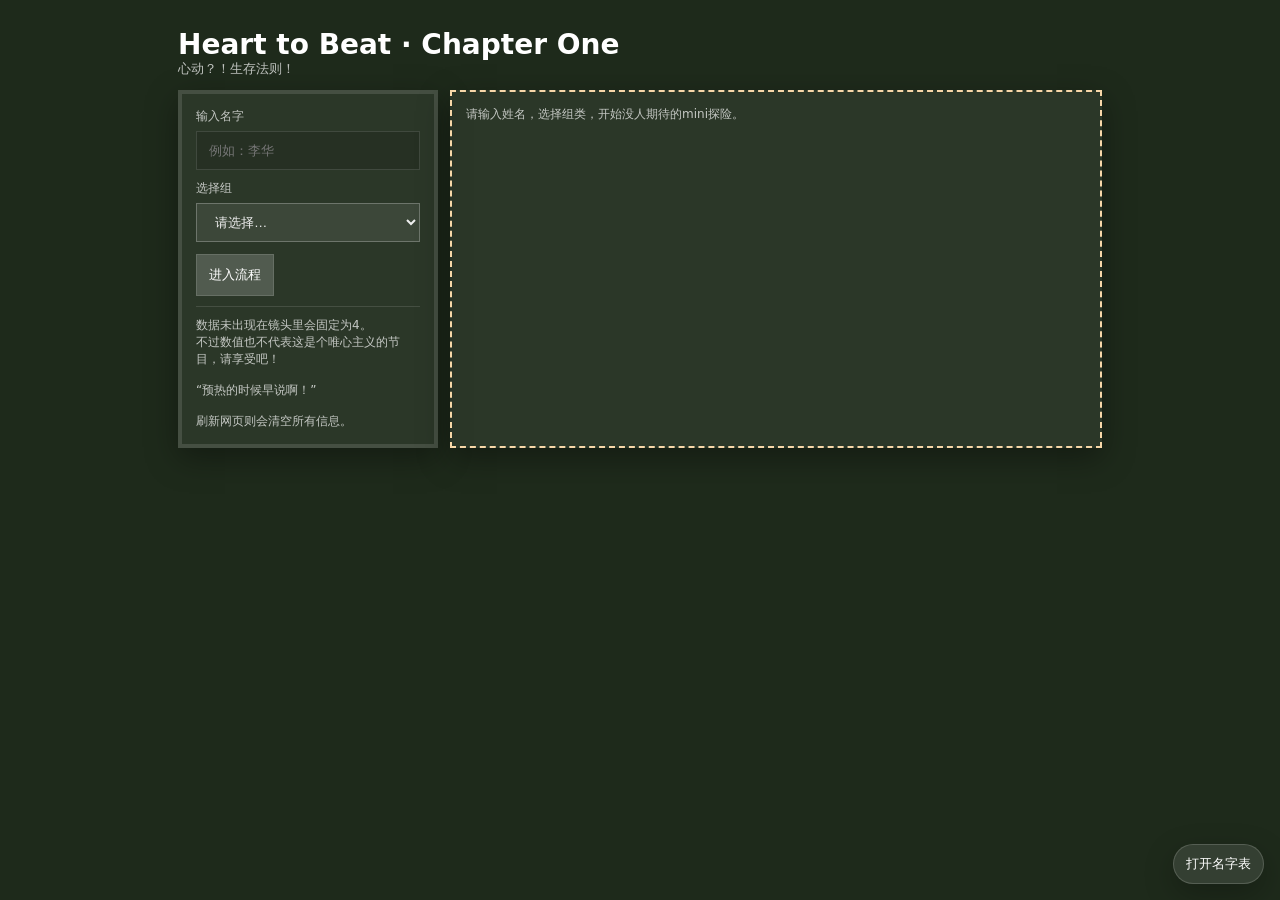
<file: chap_one/index.html>
<!doctype html>
<html lang="zh-Hans">
<head>
<meta charset="utf-8" />
<meta name="viewport" content="width=device-width,initial-scale=1" />

<link rel="stylesheet" href="./style.css">

<title>Heart to Beat · Chapter One</title>

</head>

<body>
 

<div class="wrap">
  <div>
    <h1>Heart to Beat · Chapter One</h1>
    <div class="sub">心动？！生存法则！</div>
  </div>

  <div class="grid">
    <!-- LEFT -->
    <aside class="card pad" id="left">
      <div id="setup">
        <div style="margin-bottom:10px">
          <label>输入名字</label>
          <input id="name" placeholder="例如：李华" autocomplete="off" />
        </div>
        <div style="margin-bottom:12px">
          <label>选择组</label>
          <select id="group">
            <option value="" selected disabled>请选择…</option>
            <option value="carb">碳水组</option>
            <option value="protein">蛋白质组</option>
            <option value="seasoning">调味料组</option>
            <option value="veg">蔬菜组</option>
          </select>
        </div>

        <div class="row">
          <button class="btn primary" id="start">进入流程</button>
         <!--  <button class="btn" id="demo">示例开始</button> -->
        </div>
        <div class="hr"></div>
        <div class="mini">数据未出现在镜头里会固定为4。
          <br>不过数值也不代表这是个唯心主义的节目，请享受吧！
          <br><br>“预热的时候早说啊！”
          <br>
          <br>
        刷新网页则会清空所有信息。</div>
      </div>

      <div id="stats" style="display:none">
        <div class="pill"><span>玩家</span><b id="who">—</b></div>
        <div class="pill"><span>组别</span><b id="grp">—</b></div>
        <div class="hr"></div>
        <div class="pill"><span>运气</span><b id="luck">—</b></div>
        <div class="pill"><span>方向感</span><b id="dir">—</b></div>
        <div class="pill"><span>耐力</span><b id="sta">—</b></div>
        <div class="hr"></div>
        <div class="mini">秘密累积中…</div>
        <div class="mini"><br>数据未出现在镜头里会固定为4。
          <br>不过数值也不代表这是个唯心主义的节目，在采访中过度自信的后果即将有目共睹。
          <br><br>“预热的时候早说啊！”
          <br>
          <br>
        刷新网页则会清空所有信息。</div>
      </div>
    </aside>

    <!-- RIGHT -->
    <main class="card pad" id="right" style="min-height:320px">
      <div id="flow" style="display:none">
        <p class="sceneTitle" id="t">Scene</p>
        <p class="sceneBody" id="b">…</p>
        <div class="choices" id="c"></div>
      </div>
      <div id="placeholder" class="mini">请输入姓名，选择组类，开始没人期待的mini探险。</div>
    </main>
  </div>
</div>

<!-- 名字自查 -->
<div id="namePicker" class="name-picker" hidden inert>

  <div class="mask" data-close="1"></div>
  <div class="panel" role="dialog" aria-modal="true">
    <div class="head">
      <div>
        <div class="title">名字自查（点一下自动填入）</div>
        <div class="sub">中文名字统一在前；英文则按字母表排序</div>
      </div>
      <button class="close" type="button" data-close="1">关闭</button>
    </div>

    <div class="sec">
      <h4>中文</h4>
      <div id="nameListZh" class="grid"></div>
    </div>

    <div class="sec">
      <h4>English (A–Z)</h4>
      <div id="nameListEn" class="grid"></div>
    </div>
  </div>
</div>

<!-- 右下角打开按钮 -->
<button id="namePickerLaunch" class="name-picker-launch" type="button">
  打开名字表
</button>


 <script src="./main.js"></script>
</body>
</html>
</file>
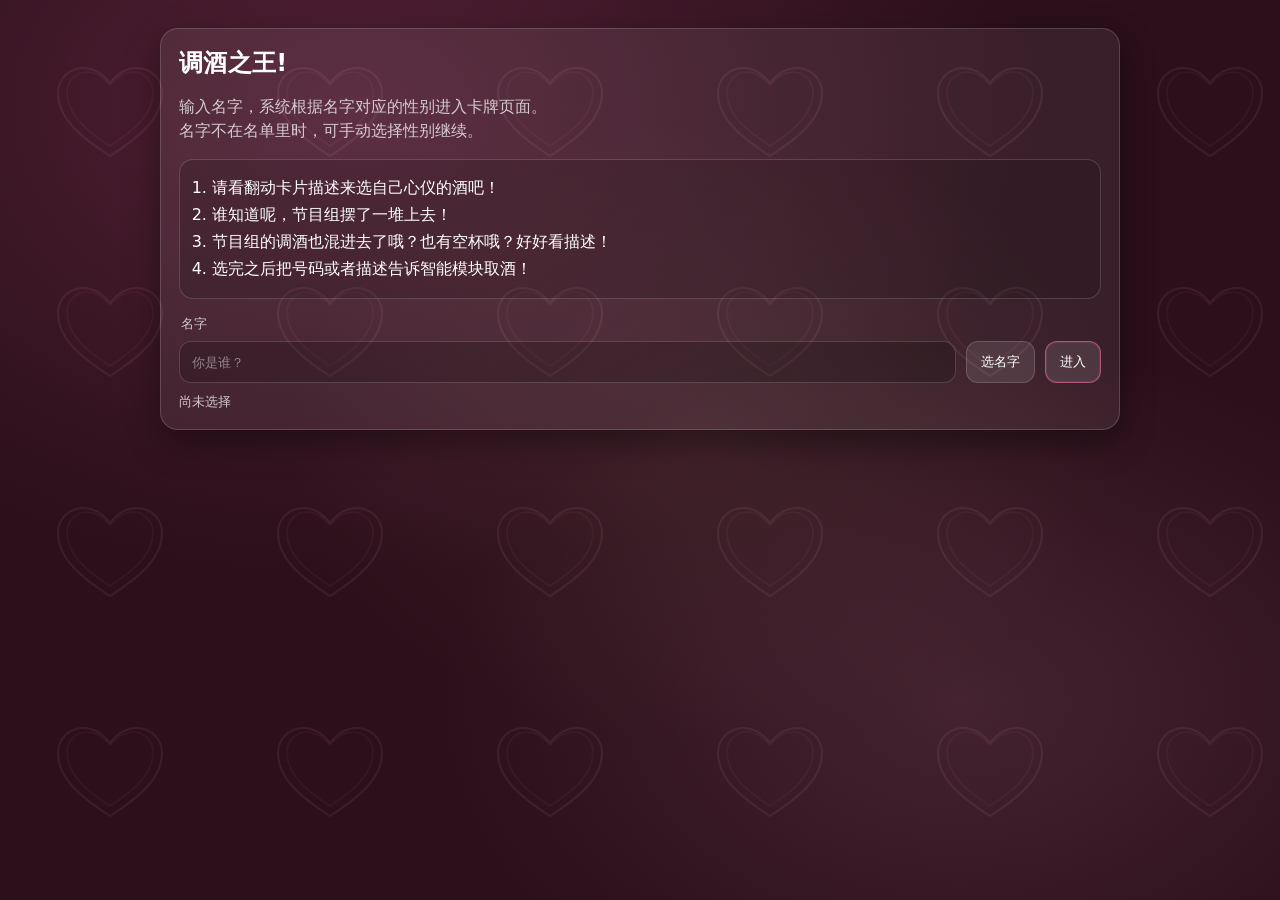
<file: chap_three/index.html>
<!doctype html>
<html lang="zh-Hans">
<head>
  <meta charset="utf-8" />
  <meta name="viewport" content="width=device-width,initial-scale=1" />
  <title>Chapter Three</title>
  <style>
:root{
  --bg:#2B0F1A;                /* 深酒红底 */
  --card:rgba(255,255,255,.07);
  --bd:rgba(255,255,255,.16);
  --txt:#fff;
  --mut:rgba(255,255,255,.75);
  --btn:rgba(255,255,255,.10);
  --btn2:rgba(255,255,255,.16);
  --shadow:0 12px 34px rgba(0,0,0,.40);

  --gold:#F7D7A8;
  --pink:#FF6FAE;              /* 点缀粉 */
  --rose:#FFB3D1;              /* 更浅的粉 */
}

    *{ box-sizing:border-box; }
    html,body{ height:100%; }
body{
  margin:0;
  font-family:system-ui,-apple-system,"Segoe UI",Roboto,"PingFang SC","Microsoft YaHei",Arial,sans-serif;

  /* 爱心更少：把 tile 做大；更不明显：降低不透明度；镂空：stroke-only SVG */
  background:
    url("data:image/svg+xml,%3Csvg xmlns='http://www.w3.org/2000/svg' width='220' height='220' viewBox='0 0 220 220'%3E%3Cg fill='none'%3E%3Cpath d='M110 156c-28-18-52-37-52-63 0-14 11-25 25-25 11 0 20 6 27 15 7-9 16-15 27-15 14 0 25 11 25 25 0 26-24 45-52 63z' stroke='rgba(255,179,209,0.08)' stroke-width='2'/%3E%3Cpath d='M110 146c-23-15-43-31-43-54 0-11 9-20 20-20 9 0 16 5 23 13 7-8 14-13 23-13 11 0 20 9 20 20 0 23-20 39-43 54z' stroke='rgba(255,111,174,0.06)' stroke-width='1.6'/%3E%3C/g%3E%3C/svg%3E"),
    radial-gradient(1100px 760px at 28% 12%, rgba(255,111,174,.18), transparent 62%),
    radial-gradient(900px 620px at 75% 78%, rgba(255,179,209,.12), transparent 58%),
    radial-gradient(700px 520px at 55% 48%, rgba(247,215,168,.07), transparent 60%),
    var(--bg);

  background-repeat: repeat, no-repeat, no-repeat, no-repeat, no-repeat;
  background-size: 220px 220px, auto, auto, auto, auto;

  color:var(--txt);
}
/* 点击爱心水波纹（镂空） */
.heartRipple{
  position:fixed;
  left:0; top:0;
  width:28px; height:26px;
  transform:translate(-50%,-50%) scale(.2);
  transform-origin:center;
  pointer-events:none;
  z-index:9999;
  opacity:.85;
  filter: drop-shadow(0 6px 18px rgba(0,0,0,.35));
  animation: heartRipple 900ms ease-out forwards;
}

.heartRipple path{
  fill:none;
  stroke: rgba(255,179,209,.78);
  stroke-width: 2;
  stroke-linecap: round;
  stroke-linejoin: round;
}

@keyframes heartRipple{
  0%   { transform:translate(-50%,-50%) scale(.2); opacity:.75; }
  60%  { opacity:.35; }
  100% { transform:translate(-50%,-50%) scale(6.2); opacity:0; }
}

    .shell{
      min-height:100dvh;
      display:flex;
      justify-content:center;
      align-items:flex-start;
      padding:28px 16px;
    }
    .card{
      width:min(960px, 100%);
      background:var(--card);
      border:1px solid var(--bd);
      border-radius:18px;
      box-shadow:var(--shadow);
      padding:18px;
    }

    .top h1{ margin:0 0 6px 0; letter-spacing:.3px; }
    .mut{ color:var(--mut); line-height:1.5; }
    .small{ font-size:13px; }

    .ruleBox{
      margin:12px 0 16px;
      padding:12px 14px;
      border:1px solid var(--bd);
      border-radius:14px;
      background:rgba(0,0,0,.12);
    }
    .rules{ margin:0; padding-left:18px; }
    .rules li{ margin:6px 0; }

    .row{ margin-top:14px; }
    .label{ display:block; margin:0 0 8px 2px; color:var(--mut); font-size:13px; }

    .gate{ display:flex; gap:10px; flex-wrap:wrap; }
    .input{
      flex:1;
      min-width:180px;
      padding:12px 12px;
      border-radius:12px;
      border:1px solid var(--bd);
      background:rgba(0,0,0,.18);
      color:var(--txt);
      outline:none;
    }
    .input::placeholder{ color:rgba(255,255,255,.45); }

    .btn{
      padding:11px 14px;
      border-radius:12px;
      border:1px solid var(--bd);
      background:var(--btn);
      color:var(--txt);
      cursor:pointer;
    }
    .btn:hover{ background:var(--btn2); }

.primary{
  border-color:rgba(255,111,174,.55);
  box-shadow:0 0 0 1px rgba(255,111,174,.12) inset;
}
    .metaLine{ margin-top:10px; color:var(--mut); font-size:13px; }

    .fallback{
      margin-top:14px;
      padding:12px;
      border-radius:14px;
      border:1px dashed rgba(255,255,255,.22);
      background:rgba(0,0,0,.10);
    }
    .segRow{ display:flex; gap:10px; margin-top:10px; }

    .hintBox{
      margin:12px 0 14px;
      padding:10px 12px;
      border:1px solid var(--bd);
      border-radius:14px;
      background:rgba(0,0,0,.10);
    }

    /* ====== 卡牌网格 ====== */
    .grid{
      display:grid;
      grid-template-columns:repeat(4, 1fr);
      gap:12px;
    }
    @media (max-width: 760px){ .grid{ grid-template-columns:repeat(3, 1fr); } }
    @media (max-width: 520px){ .grid{ grid-template-columns:repeat(2, 1fr); } }

    /* ====== Flip Card ====== */
    .flip{
      position:relative;
      width:100%;
      aspect-ratio: 2.5 / 3.5; /* 扑克牌比例 */
      perspective: 900px;
      user-select:none;
      -webkit-tap-highlight-color: transparent;
    }
    .flipInner{
      width:100%;
      height:100%;
      position:relative;
      transform-style:preserve-3d;
      transition:transform .45s ease;
      border-radius:14px;
    }
    .flip.is-flipped .flipInner{ transform: rotateY(180deg); }

    @media (hover:hover){
      .flip:hover .flipInner{ transform: rotateY(180deg); }
    }

    .face{
      position:absolute;
      inset:0;
      border-radius:14px;
      backface-visibility:hidden;
      border:1px solid var(--bd);
      background:rgba(0,0,0,.16);
      overflow:hidden;
      display:flex;
      flex-direction:column;
      justify-content:center;
      align-items:center;
      padding:10px;
      box-shadow:0 10px 24px rgba(0,0,0,.25);
    }
    .front{
      background:
        radial-gradient(300px 200px at 30% 20%, rgba(247,215,168,.14), transparent 60%),
        radial-gradient(260px 220px at 80% 70%, rgba(120,170,220,.10), transparent 60%),
        rgba(0,0,0,.14);
    }
.num{
  font-size:34px;
  font-weight:700;
  color:var(--rose);
  letter-spacing:1px;
  text-shadow:0 10px 24px rgba(0,0,0,.38);
}
    .back{
      transform: rotateY(180deg);
      align-items:flex-start;
      justify-content:flex-start;
      gap:10px;
      padding:12px;
    }
    .backTitle{
      font-size:13px;
      color:var(--mut);
      letter-spacing:.4px;
    }
    .backText{
      font-size:14px;
      line-height:1.5;
      color:rgba(255,255,255,.92);
      white-space:pre-wrap;
    }

    /* ====== 顶部小工具行 ====== */
    .toolbar{
      display:flex;
      justify-content:space-between;
      align-items:center;
      gap:10px;
      flex-wrap:wrap;
      margin-top:10px;
    }
    .pill{
      font-size:12px;
      color:rgba(255,255,255,.85);
      padding:6px 10px;
      border:1px solid rgba(255,255,255,.16);
      background:rgba(0,0,0,.10);
    }
    .linkBtn{
      text-decoration:none;
      color:var(--gold);
      border:1px solid rgba(247,215,168,.35);
      padding:10px 12px;
      border-radius:12px;
      background:rgba(247,215,168,.06);
      display:inline-block;
    }
    .linkBtn:hover{ background:rgba(247,215,168,.10); }

    /* ====== Overlay Picker ====== */
    .overlay{
      position:fixed;
      inset:0;
      background:rgba(0,0,0,.55);
      display:none;
      align-items:center;
      justify-content:center;
      padding:18px;
    }
    .overlay.show{ display:flex; }

.overlayInner{
  width:min(720px, 100%);
  border-radius:18px;
  background:rgba(43,15,26,.94); /* 用你的 --bg 系 */
  border:1px solid rgba(255,179,209,.18);
  box-shadow:0 20px 60px rgba(0,0,0,.55);
  padding:14px;
}
    .overlayTop{
      display:flex;
      align-items:center;
      justify-content:space-between;
      gap:10px;
      margin-bottom:10px;
    }
    .overlayTitle{ font-weight:650; }

    .xBtn{
      border:1px solid rgba(255,255,255,.20);
      background:rgba(255,255,255,.08);
      color:#fff;
      border-radius:12px;
      padding:8px 10px;
      cursor:pointer;
    }

   .nameGrid{
  margin-top:10px;
  display:grid;
  grid-template-columns:repeat(5, 1fr); /* 多一列，整体更紧凑 */
  gap:8px; /* 缩小间距 */
}
@media (max-width:640px){ .nameGrid{ grid-template-columns:repeat(4, 1fr); } }
@media (max-width:420px){ .nameGrid{ grid-template-columns:repeat(3, 1fr); } }

.nameBtn{
  text-align:left;
  padding:7px 9px;
  border-radius:12px;
  border:1px solid rgba(255,179,209,.22);
  background:rgba(255,111,174,.06);
  color:#fff;
  cursor:pointer;
  font-size:13px;
  line-height:1.15;
}
.nameBtn:hover{
  background:rgba(255,111,174,.12);
  border-color:rgba(255,179,209,.32);
}

.nameHint{
  display:block;
  margin-top:3px;
  font-size:11px;            /* 更小 */
  color:rgba(255,255,255,.55);
}

    /* view 切换 */
    [data-view]{ display:none; }
    [data-view].show{ display:block; }
  </style>
</head>

<body>
  <main class="shell">
    <section class="card">

      <!-- ========== VIEW 1: ENTRY ========== -->
      <div data-view="entry" id="viewEntry">
        <header class="top">
          <h1>调酒之王!</h1>
          <p class="mut">
            输入名字，系统根据名字对应的性别进入卡牌页面。<br>
            名字不在名单里时，可手动选择性别继续。
          </p>
        </header>

        <div class="ruleBox">
          <ol class="rules">
            <li>请看翻动卡片描述来选自己心仪的酒吧！</li>
            <li>谁知道呢，节目组摆了一堆上去！</li>
            <li>节目组的调酒也混进去了哦？也有空杯哦？好好看描述！</li>
            <li>选完之后把号码或者描述告诉智能模块取酒！</li>
          </ol>
        </div>

        <div class="row">
          <label class="label">名字</label>
          <div class="gate">
            <input id="nameIn" class="input" placeholder="你是谁？" autocomplete="off" />
            <button id="openPickerBtn" class="btn" type="button">选名字</button>
            <button id="goBtn" class="btn primary" type="button">进入</button>
          </div>
          <div class="metaLine" id="metaOut">尚未选择</div>
        </div>

        <div class="fallback" id="fallback" hidden>
          <div class="mut small">未在名单中：请选择性别继续</div>
          <div class="segRow">
            <button class="btn" id="goMaleBtn" type="button">男</button>
            <button class="btn" id="goFemaleBtn" type="button">女</button>
          </div>
        </div>
      </div>

      <!-- ========== VIEW 2: CARDS ========== -->
      <div data-view="cards" id="viewCards">
        <header class="top">
          <h1 id="cardsTitle">卡牌</h1>
          <p class="mut" id="whoOut">—</p>

          <div class="toolbar">
            <span class="pill" id="genderPill">—</span>
            <a class="linkBtn" href="./index.html">返回入口</a>
          </div>
        </header>

        <div class="hintBox">
          <div class="mut small">
            桌面端：鼠标滑上去自动翻面。手机端：点击卡牌翻面。
          </div>
        </div>

        <div class="grid" id="cardGrid"></div>
      </div>

    </section>

    <!-- Picker 弹层 -->
    <div class="overlay" id="overlay" aria-hidden="true">
      <div class="overlayInner" role="dialog" aria-modal="true" aria-label="选择名字">
        <div class="overlayTop">
          <div class="overlayTitle">选名字</div>
          <button class="xBtn" id="closePickerBtn" type="button" aria-label="关闭">✕</button>
        </div>

        <input id="pickerSearch" class="input" placeholder="搜索名字…" autocomplete="off" />
        <div class="nameGrid" id="nameGrid"></div>

        <div class="mut small" style="margin-top:10px;">
          点击名字会自动填入并关闭。
        </div>
      </div>
    </div>
  </main>

  <script>
    /* ========= 名字 DB：你按需替换/增删 ========= */
   const DB = {

  /* ===== lake ===== */
  "J.O.": { gender: "M", map: "lake" },
  "Ethan": { gender: "M", map: "lake" },
  "Samuel": { gender: "M", map: "lake" },
  "玛顿": { gender: "F", map: "lake" },
  "Oliven": { gender: "F", map: "lake" },
  "Erla": { gender: "F", map: "lake" },

  /* ===== falls ===== */
  "Cela": { gender: "F", map: "falls" }, 
  "Mubiru": { gender: "M", map: "falls", role: "biologist"},
  "Zurabia": { gender: "F", map: "falls" },
  "丹": { gender: "M", map: "falls" },
  "Naya": { gender: "F", map: "falls" },
  "Matt": { gender: "M", map: "falls" },
  "Maya": { gender: "F", map: "falls" },
  "橙知": { gender: "M", map: "falls" },
  "向林木": { gender: "F", map: "falls" },
  "阿基米德": { gender: "M", map: "falls" },

  /* ===== forest ===== */
  "Amber": { gender: "F", map: "forest" },
  "Thomas": { gender: "M", map: "forest" },
  "Honey": { gender: "M", map: "forest" },
  "Jeffrey": { gender: "F", map: "forest" },
  "Josephine": { gender: "F", map: "forest" },

  /* ===== wetland ===== */
  "马塞拉": { gender: "F", map: "wetland" },
  "Kazares": { gender: "M", map: "wetland" },
  "Moira": { gender: "F", map: "wetland" },
  "Eric": { gender: "M", map: "wetland" },
  "Melusine": { gender: "F", map: "wetland" },
  "奥利弗": { gender: "M", map: "wetland" },

  /* ===== no map (not in list) ===== */
  "Friedrich": { gender: "M" },
  "卡莱比": { gender: "M" },
  "叶澄希": { gender: "M" },
  "Romaine": { gender: "F" },
  "奈芙": { gender: "F" },

};

    /* ========= 16 张牌背面内容（男/女各一套） =========
       每个数组必须正好 16 条
    */
    const CARD_TEXT = {
    F: [
      "高球杯中盛满了液体，随时会洒。下层透明，渐变至上层呈黑褐色，有气泡。\n顶部的白色泡沫慢慢塌陷，稀稀拉拉。渐变层有缓慢的对流纹路，像石油污染过的海水。",

      "闻起来有甜腻的酒精味。\n透明的玻璃杯里盛满了琥珀色的液体，在大片冰块的缝隙间，无数细小的、透明的气泡正从杯底疯狂向上升腾。\n应该是某种气泡饮料和高甜度酒精混合的结果。",

      "长条玻璃杯，装满青绿色的澄澈液体，杯口插着片黄柠檬，半浸泡在里面。",

      "透明的，装满气体的高脚杯。",

      "一杯一次性塑料杯装着的尿色液体。",

      "满杯冰块，柠檬片，配上怎么看都是可乐的液体，毫无杀伤力…",

      "黑青色的饮品，乍一看略有奇怪但是打光拍照是不错的选择。\n对于酒而言有点太酸了，适合口味奇特的人。",

      "哎？空气？杯子也是空气做的？",

      "一杯看起来非常漂亮的酒。\n有樱桃、哈密瓜、香橙、小伞，插在雪顶上的吸管甚至还套有小爱心，酒液是黄绿色的。",

      "闻起来什么味道都没有的一杯液体，该不会是自来水吧？",

      "杯中液体分层明显，上层淡黄，下层暗红。晃动后混成浑浊的橙褐色。",

      "这是一份充斥麦香味的奶白色饮料，看起来并不像酒精但似乎是低度数的酒饮。\n五谷杂粮的味道很香甜，饮料顶部放了一层喷枪烤制的薄脆焦糖饼干，据说是一杯给人带来温暖味道的酒。",

      "杯底沉着碎冰，液体呈浅蓝色。颜色梦幻，却有刺鼻的薄荷与烈酒气息。",

      "液体呈蜜色，粘稠度偏高。挂杯明显，像蜂蜜稀释后混入酒精。",

      "一杯写着空气的，空气。",

      "闻起来纯度很高的琥珀色酒液。"
    ],
      M: [
        "金桔色的酒体上方点缀以蓝紫色鼠尾草，高脚杯的杯口有沾有海盐盐边，稍微靠近些便能闻到浓郁的复合型香气。",

        "如同极光一般绚丽的酒。\n即便天气慢慢转雾，通过这杯酸酸的极光消除心中的雾霾吧~",

        "一个空的高脚杯。",

        "杯子里大半是冰，泛蓝的液体在表层被稀释的很浅。\n杯壁沉着柠檬片和一圈偏红的细碎糖粒痕迹，偶尔有细小的气泡沿着冰块边缘往上爬，不知道是苏打水还是其他神秘材料。",


        "装着半杯冰的淡粉色饮料，以淡黄色打底，酒味乍一闻并不重，闻起来像是桃子。",

        "深琥珀色的液体，看起来像是天然果汁。\n杯子里有一块巨大的冰，杯沿挂着一片薄薄的苹果片。闻起来也是苹果汁？",

        "深琥珀色酒液悬浮着碎薄荷，似乎有着柑橘和其他什么别的的复杂气味，像是发挥了创意但完全不知道加的东西和在一起是什么效果。",


        "哎？！这里怎么是个空气杯子！连杯子都没有？？",

        "你不确定是否真有这样的配分，又或者只是某个人心血来潮的恶作剧。\n但这杯酒里面肯定加了一些食用荧光粉，闪着微弱的绿色荧光。杯上还挂着玫瑰色的盐粒与红色的粉末。",


        "蜂蜜一样的酒，闻起来是蜂蜜水，看起来也是。",

        "一个空的一次性纸杯。",

        "一杯让你想起富士山的酒，看起来十分浓稠。\n上层是乳白色的厚重半流体，下层是漂亮的天蓝色，衬出杯子上的漂亮纹痕。",


        "颜色暗红近黑，神似血浆袋。\n香气偏酸甜，蔓越莓压过了朗姆的焦糖气味。",

        "透明的大块冰把液体分割成两层不同的绿色。\n下层是深墨绿，颜色浓重，上层则是亮绿，偏青，乍一看有点像人工调出的果味饮料。\n杯口边缘卡着一片切片柠檬？橙子？闻起来更像是热带水果。",

        "一杯气泡水，普通的气泡水，甚至写了气泡水的标签贴上去。",

        "看起来不太妙的酒，闻起来像可乐，是棕灰色的。",
      ],
    };

    /* ========= helpers ========= */
    const $ = (s) => document.querySelector(s);
    function escapeHtml(str){
      return String(str).replace(/[&<>"']/g, (m) => ({
        "&":"&amp;","<":"&lt;",">":"&gt;","\"":"&quot;","'":"&#39;"
      }[m]));
    }
    function normName(s){ return String(s ?? "").trim(); }

    function setView(which){
      document.querySelectorAll("[data-view]").forEach(v => v.classList.remove("show"));
      const el = document.querySelector(`[data-view="${which}"]`);
      if (el) el.classList.add("show");
    }

    // 用 URL 参数控制显示：?view=entry 或 ?view=cards&g=M&name=xxx
    function updateURL(params){
      const url = new URL(window.location.href);
      Object.entries(params).forEach(([k,v]) => {
        if (v === null || v === undefined || v === "") url.searchParams.delete(k);
        else url.searchParams.set(k, v);
      });
      history.pushState({}, "", url.toString());
    }

    function gotoCards(gender, name){
      updateURL({ view:"cards", g: gender, name: name || "" });
      renderFromURL();
    }

    function renderCards(gender, name){
      const grid = $("#cardGrid");
      const whoOut = $("#whoOut");
      const title = $("#cardsTitle");
      const pill = $("#genderPill");

      const label = (gender === "F") ? "挑酒页面" : "挑酒页面";
      title.textContent = label;
      pill.textContent = (gender === "F") ? "Gender: F" : "Gender: M";
      whoOut.textContent = name ? `当前：${name}` : "当前：匿名";

      const arr = CARD_TEXT[gender] || [];
      if (arr.length !== 16){
        grid.innerHTML = `<div class="mut">CARD_TEXT.${gender} 需要正好 16 条文本。当前：${arr.length}</div>`;
        return;
      }

      grid.innerHTML = arr.map((txt, i) => {
        const n = i + 1;
        return `
          <div class="flip" data-idx="${i}">
            <div class="flipInner">
              <div class="face front">
                <div class="num">${n}</div>
              </div>
              <div class="face back">
                <div class="backTitle">#${n}</div>
                <div class="backText">${escapeHtml(txt)}</div>
              </div>
            </div>
          </div>
        `;
      }).join("");

      // 手机端点击翻牌（桌面 hover 在 CSS 处理）
      grid.querySelectorAll(".flip").forEach(card => {
        card.addEventListener("click", () => card.classList.toggle("is-flipped"));
      });
    }

    function renderFromURL(){
      const url = new URL(window.location.href);
      const view = url.searchParams.get("view") || "entry";

      if (view === "cards"){
        const g = (url.searchParams.get("g") || "M").toUpperCase();
        const gender = (g === "F") ? "F" : "M";
        const name = normName(url.searchParams.get("name") || "");
        setView("cards");
        renderCards(gender, name);
      }else{
        setView("entry");
      }
    }

    /* ========= ENTRY view logic ========= */
    (function initEntry(){
      const nameIn = $("#nameIn");
      const openBtn = $("#openPickerBtn");
      const goBtn = $("#goBtn");
      const metaOut = $("#metaOut");
      const fallback = $("#fallback");
      const goMaleBtn = $("#goMaleBtn");
      const goFemaleBtn = $("#goFemaleBtn");

      const overlay = $("#overlay");
      const closePickerBtn = $("#closePickerBtn");
      const nameGrid = $("#nameGrid");
      const pickerSearch = $("#pickerSearch");

const allNames = Object.keys(DB).sort((a, b) => {
  const isZh = (s) => /[\u3400-\u9FFF]/.test(s); // 有中文就算中文
  const azKey = (s) => String(s).toLowerCase().replace(/[^a-z0-9]/g, ""); // 去掉点/空格之类

  const aZh = isZh(a), bZh = isZh(b);
  if (aZh !== bZh) return aZh ? -1 : 1; // 中文在前

  // 中文内部也排一下（按中文排序规则）
  if (aZh && bZh) return a.localeCompare(b, "zh-Hans");

  // 英文（含 J.O. 这种）按字母序
  const ka = azKey(a), kb = azKey(b);
  const cmp = ka.localeCompare(kb, "en", { sensitivity: "base" });
  if (cmp !== 0) return cmp;

  // 兜底：原字符串对比，避免完全相同 key
  return a.localeCompare(b, "en", { sensitivity: "base" });
});

      function updateMeta(name){
        const n = normName(name);
        if (!n){
          metaOut.textContent = "尚未选择";
          fallback.hidden = true;
          return;
        }
        const hit = DB[n];
        if (hit?.gender){
          metaOut.textContent = `已识别：${n}（${hit.gender === "F" ? "女" : "男"}）`;
          fallback.hidden = true;
        }else{
          metaOut.textContent = `未在名单：${n}`;
          fallback.hidden = false;
        }
      }

      function renderNameGrid(list){
        nameGrid.innerHTML = list.map((nm) => {
          const g = DB[nm]?.gender === "F" ? "女" : "男";
          return `
            <button class="nameBtn" type="button" data-name="${escapeHtml(nm)}">
              ${escapeHtml(nm)}
            </button>
          `;
        }).join("");

        nameGrid.querySelectorAll(".nameBtn").forEach(btn => {
          btn.addEventListener("click", () => {
            const nm = btn.getAttribute("data-name") || "";
            nameIn.value = nm;
            updateMeta(nm);
            closePicker();
          });
        });
      }

      function openPicker(){
        overlay.classList.add("show");
        overlay.setAttribute("aria-hidden", "false");
        pickerSearch.value = "";
        renderNameGrid(allNames);
        setTimeout(() => pickerSearch.focus(), 0);
      }
      function closePicker(){
        overlay.classList.remove("show");
        overlay.setAttribute("aria-hidden", "true");
      }

      openBtn.addEventListener("click", openPicker);
      closePickerBtn.addEventListener("click", closePicker);
      overlay.addEventListener("click", (e) => { if (e.target === overlay) closePicker(); });
      document.addEventListener("keydown", (e) => {
        if (e.key === "Escape" && overlay.classList.contains("show")) closePicker();
      });

      pickerSearch.addEventListener("input", () => {
        const q = pickerSearch.value.trim().toLowerCase();
        const filtered = allNames.filter(n => n.toLowerCase().includes(q));
        renderNameGrid(filtered);
      });

      nameIn.addEventListener("input", () => updateMeta(nameIn.value));
      nameIn.addEventListener("keydown", (e) => { if (e.key === "Enter") goBtn.click(); });

      goBtn.addEventListener("click", () => {
        const name = normName(nameIn.value);
        if (!name){
          metaOut.textContent = "请先输入名字";
          fallback.hidden = true;
          return;
        }
        const hit = DB[name];
        if (hit?.gender){
          gotoCards(hit.gender, name);
        }else{
          updateMeta(name); // 展示 fallback 手选
        }
      });

      goMaleBtn.addEventListener("click", () => gotoCards("M", normName(nameIn.value)));
      goFemaleBtn.addEventListener("click", () => gotoCards("F", normName(nameIn.value)));

      updateMeta("");
    })();

    /* ========= initial render ========= */
    window.addEventListener("popstate", renderFromURL);
    renderFromURL();


    // 点击背景出现爱心“水波纹”
(function initHeartRipple(){
  const svgNS = "http://www.w3.org/2000/svg";

  document.addEventListener("pointerdown", (e) => {
    // 避免点按钮/输入框/弹窗内容也冒泡出水波
    if (e.target.closest("button, input, a, .overlayInner")) return;

    const svg = document.createElementNS(svgNS, "svg");
    svg.setAttribute("class", "heartRipple");
    svg.setAttribute("viewBox", "0 0 24 22");

const path1 = document.createElementNS(svgNS, "path");
path1.setAttribute("d","M12 21 C12 21 3 15.2 3 9.6 C3 6.3 5.4 4 8.4 4 C10.2 4 11.5 4.9 12 5.9 C12.5 4.9 13.8 4 15.6 4 C18.6 4 21 6.3 21 9.6 C21 15.2 12 21 12 21 Z");

const path2 = document.createElementNS(svgNS, "path");
path2.setAttribute("d","M12 21 C12 21 3 15.2 3 9.6 C3 6.3 5.4 4 8.4 4 C10.2 4 11.5 4.9 12 5.9 C12.5 4.9 13.8 4 15.6 4 C18.6 4 21 6.3 21 9.6 C21 15.2 12 21 12 21 Z");
path2.setAttribute("style","stroke: rgba(255,111,174,.35); stroke-width: 1.4;");

svg.appendChild(path2);
svg.appendChild(path1);

    svg.style.left = `${e.clientX}px`;
    svg.style.top  = `${e.clientY}px`;

    document.body.appendChild(svg);
    svg.addEventListener("animationend", () => svg.remove(), { once:true });
  });
})();
  </script>
</body>
</html>
</file>
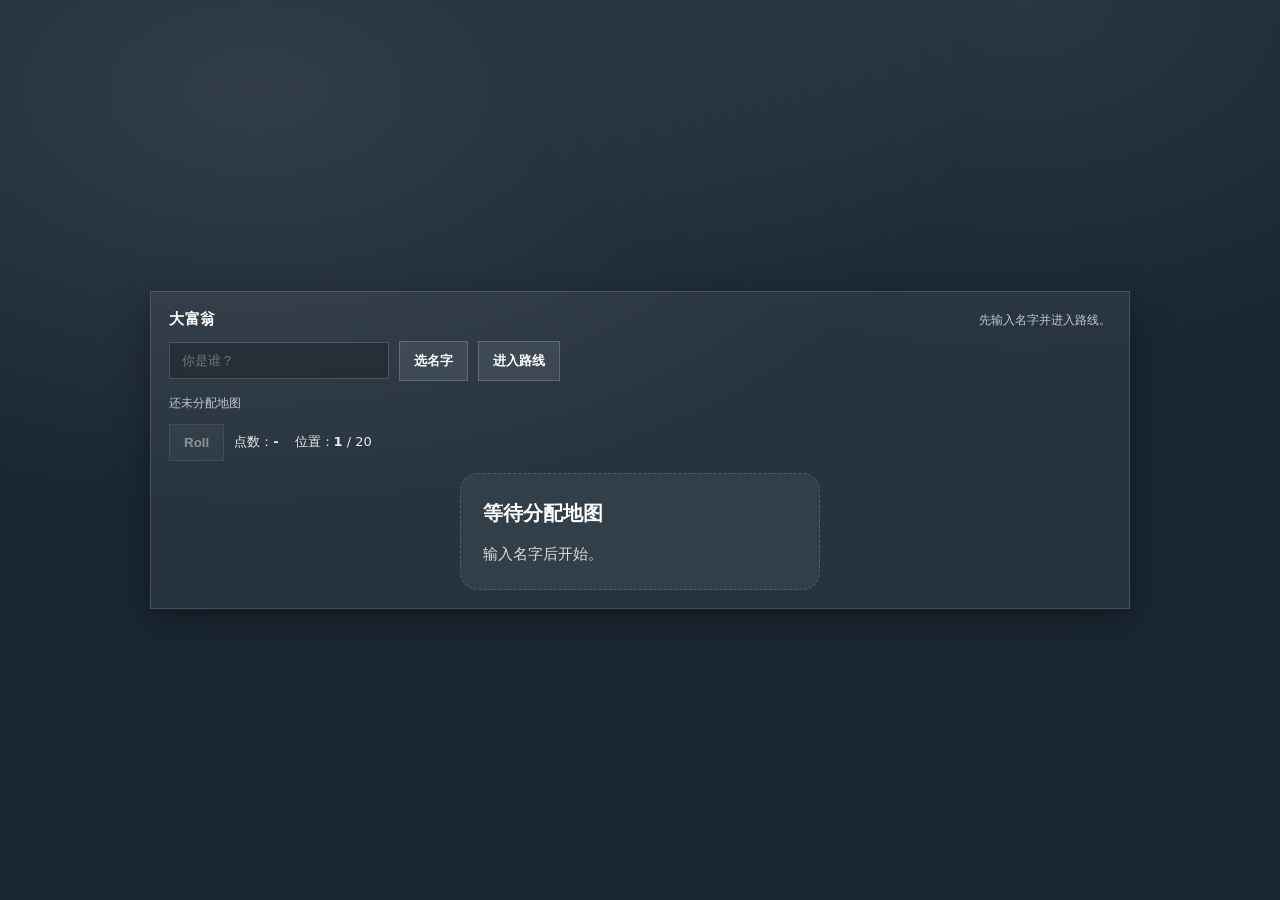
<file: chap_two/index.html>
<!doctype html>
<html lang="zh-Hans">
<head>
  <meta charset="utf-8" />
  <meta name="viewport" content="width=device-width,initial-scale=1" />
  <title>Heart to Beat · Chapter Two</title>
  <link rel="stylesheet" href="./style.css">
</head>

<body>
  <div class="card">
    <div class="top">
      <h1>大富翁</h1>
      <div class="hint" id="hintOut">输入名字进入路线</div>
    </div>

    <!-- 入口：输入名字 -->
    <div class="gate">
      <input id="nameIn" placeholder="你是谁？" autocomplete="off" />
      <button id="openPickerBtn" type="button">选名字</button>
      <button id="startBtn" type="button">进入路线</button>
      <div class="metaLine" id="assignOut">还未分配地图</div>
    </div>

    <div class="hud">
      <button id="rollBtn" type="button" disabled>Roll</button>
      <button id="restartBtn" type="button" style="display:none;">再来一次</button>
      <button id="leaveBtn" type="button" style="display:none;">离开</button>

      <div class="stats">
        <div>点数：<b id="diceOut">-</b></div>
        <div>位置：<b id="posOut">1</b> / 20</div>
      </div>
    </div>

<div class="game-area">
  

<div class="board board--forest is-empty" data-map="forest" hidden aria-label="深林棋盘">
  <div class="row r1">
    <div class="cell is-active" data-type="start"  data-pos="1"><span class="n">01</span><span class="tag">START</span></div>
    <div class="cell"           data-type="animal" data-pos="2"><span class="n">02</span><span class="tag">ANIMAL</span></div>
    <div class="cell"           data-type="scenic" data-pos="3"><span class="n">03</span><span class="tag">SCENIC</span></div>
    <div class="cell"           data-type="trap"   data-pos="4"><span class="n">04</span><span class="tag">TRAP</span></div>
    <div class="cell turn-down" data-type="animal" data-pos="5"><span class="n">05</span><span class="tag">ANIMAL</span></div>
  </div>

  <div class="row r2 rev">
    <div class="cell"           data-type="scenic" data-pos="6"><span class="n">06</span><span class="tag">SCENIC</span></div>
    <div class="cell"           data-type="lost"   data-pos="7"><span class="n">07</span><span class="tag">BACK</span></div>
    <div class="cell"           data-type="special"data-pos="8"><span class="n">08</span><span class="tag">RUMOR</span></div>
    <div class="cell"           data-type="scenic" data-pos="9"><span class="n">09</span><span class="tag">SCENIC</span></div>
    <div class="cell turn-down" data-type="animal" data-pos="10"><span class="n">10</span><span class="tag">ANIMAL</span></div>
  </div>

  <div class="row r3">
    <div class="cell"           data-type="trap"   data-pos="11"><span class="n">11</span><span class="tag">TRAP</span></div>
    <div class="cell"           data-type="animal" data-pos="12"><span class="n">12</span><span class="tag">ANIMAL</span></div>
    <div class="cell"           data-type="scenic" data-pos="13"><span class="n">13</span><span class="tag">SCENIC</span></div>
    <div class="cell"           data-type="lost"   data-pos="14"><span class="n">14</span><span class="tag">BACK</span></div>
    <div class="cell turn-down" data-type="trap"   data-pos="15"><span class="n">15</span><span class="tag">TRAP</span></div>
  </div>

  <div class="row r4 rev">
    <div class="cell"           data-type="animal" data-pos="16"><span class="n">16</span><span class="tag">ANIMAL</span></div>
    <div class="cell"           data-type="scenic" data-pos="17"><span class="n">17</span><span class="tag">SCENIC</span></div>
    <div class="cell"           data-type="trap"   data-pos="18"><span class="n">18</span><span class="tag">TRAP</span></div>
    <div class="cell"           data-type="animal" data-pos="19"><span class="n">19</span><span class="tag">ANIMAL</span></div>
    <div class="cell"           data-type="end"    data-pos="20"><span class="n">20</span><span class="tag">END</span></div>
  </div>
</div>
 


<!-- 湖边 -->
<div class="board board--ring board--lake is-empty" data-map="lake" hidden aria-label="湖边棋盘">

  <div class="cell is-active" data-pos="1"  data-type="scenic"><span class="n">01</span></div>
  <div class="cell"           data-pos="2"  data-type="animal"><span class="n">02</span></div>
  <div class="cell"           data-pos="3"  data-type="scenic"><span class="n">03</span></div>
  <div class="cell"           data-pos="4"  data-type="trap"><span class="n">04</span></div>
  <div class="cell"           data-pos="5"  data-type="animal"><span class="n">05</span></div>
  <div class="cell"           data-pos="6"  data-type="scenic"><span class="n">06</span></div>

  <div class="cell"           data-pos="7"  data-type="trap"><span class="n">07</span></div>
  <div class="cell"           data-pos="8"  data-type="special"><span class="n">08</span><span class="tag"></span></div>
  <div class="cell"           data-pos="9"  data-type="animal"><span class="n">09</span></div>
  <div class="cell"           data-pos="10" data-type="lost"><span class="n">10</span></div>

  <div class="cell"           data-pos="11" data-type="scenic"><span class="n">11</span></div>
  <div class="cell"           data-pos="12" data-type="trap"><span class="n">12</span></div>
  <div class="cell"           data-pos="13" data-type="animal"><span class="n">13</span></div>
  <div class="cell"           data-pos="14" data-type="scenic"><span class="n">14</span></div>
  <div class="cell"           data-pos="15" data-type="animal"><span class="n">15</span></div>

  <div class="cell"           data-pos="16" data-type="scenic"><span class="n">16</span></div>
  <div class="cell"           data-pos="17" data-type="animal"><span class="n">17</span></div>
  <div class="cell"           data-pos="18" data-type="lost"><span class="n">18</span></div>
  <div class="cell"           data-pos="19" data-type="trap"><span class="n">19</span></div>
  <div class="cell cell--end"  data-pos="20" data-type="end"><span class="n">20</span><span class="tag"></span></div>

  <div class="boardCenter" aria-hidden="true">
    <div class="lakeGlow"></div>
    <div class="lakeLabel"></div>
  </div>
</div>



<!-- 瀑布 -->
<div class="board board--falls is-empty" data-map="falls" hidden aria-label="瀑布棋盘">

  <div class="cell is-active" data-pos="1"  data-type="scenic"><span class="n">01</span><span class="tag">SCENIC</span></div>
  <div class="cell"           data-pos="2"  data-type="animal"><span class="n">02</span><span class="tag">ANIMAL</span></div>
  <div class="cell"           data-pos="3"  data-type="scenic"><span class="n">03</span><span class="tag">SCENIC</span></div>
  <div class="cell"           data-pos="4"  data-type="trap"><span class="n">04</span><span class="tag">TRAP</span></div>
  <div class="cell"           data-pos="5"  data-type="animal"><span class="n">05</span><span class="tag">ANIMAL</span></div>
  <div class="cell"           data-pos="6"  data-type="scenic"><span class="n">06</span><span class="tag">SCENIC</span></div>

  <div class="cell"           data-pos="7"  data-type="trap"><span class="n">07</span><span class="tag">TRAP</span></div>
  <div class="cell"           data-pos="8"  data-type="special"><span class="n">08</span><span class="tag">RUMOR</span></div>
  <div class="cell"           data-pos="9"  data-type="animal"><span class="n">09</span><span class="tag">ANIMAL</span></div>
  <div class="cell"           data-pos="10" data-type="trap"><span class="n">10</span><span class="tag">TRAP</span></div>

  <div class="cell"           data-pos="11" data-type="scenic"><span class="n">11</span><span class="tag">SCENIC</span></div>
  <div class="cell"           data-pos="12" data-type="animal"><span class="n">12</span><span class="tag">ANIMAL</span></div>
  <div class="cell"           data-pos="13" data-type="lost"><span class="n">13</span><span class="tag">BACK</span></div>
  <div class="cell"           data-pos="14" data-type="trap"><span class="n">14</span><span class="tag">TRAP</span></div>
  <div class="cell"           data-pos="15" data-type="animal"><span class="n">15</span><span class="tag">ANIMAL</span></div>
  <div class="cell"           data-pos="16" data-type="scenic"><span class="n">16</span><span class="tag">SCENIC</span></div>

  <div class="cell"           data-pos="17" data-type="scenic"><span class="n">17</span><span class="tag">SCENIC</span></div>
  <div class="cell"           data-pos="18" data-type="lost"><span class="n">18</span><span class="tag">BACK</span></div>
  <div class="cell"           data-pos="19" data-type="animal"><span class="n">19</span><span class="tag">ANIMAL</span></div>
  <div class="cell cell--end"  data-pos="20" data-type="end"><span class="n">20</span><span class="tag">END</span></div>
</div>



<!-沼泽-->
<div class="board board--wetland is-empty" data-map="wetland" hidden aria-label="沼泽棋盘">
  <div class="cell is-active" data-pos="1"  data-type="scenic"><span class="n">01</span><span class="tag">SCENIC</span></div>
  <div class="cell"           data-pos="2"  data-type="scenic"><span class="n">02</span><span class="tag">SCENIC</span></div>
  <div class="cell"           data-pos="3"  data-type="animal"><span class="n">03</span><span class="tag">ANIMAL</span></div>
  <div class="cell"           data-pos="4"  data-type="trap"><span class="n">04</span><span class="tag">TRAP</span></div>
  <div class="cell"           data-pos="5"  data-type="scenic"><span class="n">05</span><span class="tag">SCENIC</span></div>
  <div class="cell"           data-pos="6"  data-type="animal"><span class="n">06</span><span class="tag">ANIMAL</span></div>

  <div class="cell"           data-pos="7"  data-type="lost"><span class="n">07</span><span class="tag">BACK</span></div>
  <div class="cell"           data-pos="8"  data-type="special"><span class="n">08</span><span class="tag">RUMOR</span></div>
  <div class="cell"           data-pos="9"  data-type="animal"><span class="n">09</span><span class="tag">ANIMAL</span></div>
  <div class="cell"           data-pos="10" data-type="trap"><span class="n">10</span><span class="tag">TRAP</span></div>

  <div class="cell"           data-pos="11" data-type="scenic"><span class="n">11</span><span class="tag">SCENIC</span></div>
  <div class="cell"           data-pos="12" data-type="animal"><span class="n">12</span><span class="tag">ANIMAL</span></div>
  <div class="cell"           data-pos="13" data-type="lost"><span class="n">13</span><span class="tag">BACK</span></div>
  <div class="cell"           data-pos="14" data-type="trap"><span class="n">14</span><span class="tag">TRAP</span></div>
  <div class="cell"           data-pos="15" data-type="scenic"><span class="n">15</span><span class="tag">SCENIC</span></div>
  <div class="cell"           data-pos="16" data-type="animal"><span class="n">16</span><span class="tag">ANIMAL</span></div>

  <div class="cell"           data-pos="17" data-type="trap"><span class="n">17</span><span class="tag">TRAP</span></div>
  <div class="cell"           data-pos="18" data-type="lost"><span class="n">18</span><span class="tag">BACK</span></div>
  <div class="cell"           data-pos="19" data-type="animal"><span class="n">19</span><span class="tag">ANIMAL</span></div>
  <div class="cell cell--end"  data-pos="20" data-type="end"><span class="n">20</span><span class="tag">END</span></div>
</div>






      <div class="info-panel" id="infoPanel">
    <div class="big" id="mapTitle">等待分配地图</div>
    <div class="small" id="mapSub">输入名字后开始。</div>
  </div>
</div>





  <!-- Name Picker Modal -->
  <div id="namePicker" class="pickerOverlay" hidden>
    <div class="pickerModal" role="dialog" aria-modal="true" aria-labelledby="pickerTitle">
      <div class="pickerTop">
        <div id="pickerTitle" class="pickerTitle">选择你的名字</div>
        <button type="button" class="pickerClose" data-close="1">✕</button>
      </div>

      <div class="pickerHint">
        只显示“跟上节目组领队”的名单（有路线分配的人）。
      </div>

      <div class="pickerCols">
        <div class="pickerCol">
          <div class="pickerSub">中文</div>
          <div id="nameListZh" class="pickerList"></div>
        </div>
        <div class="pickerCol">
          <div class="pickerSub">English</div>
          <div id="nameListEn" class="pickerList"></div>
        </div>
      </div>

      <div class="pickerBottom">
        <button type="button" class="pickerBtn" data-close="1">关闭</button>
      </div>
    </div>
  </div>

  <script src="./main.js"></script>
</body>
</html>
</file>
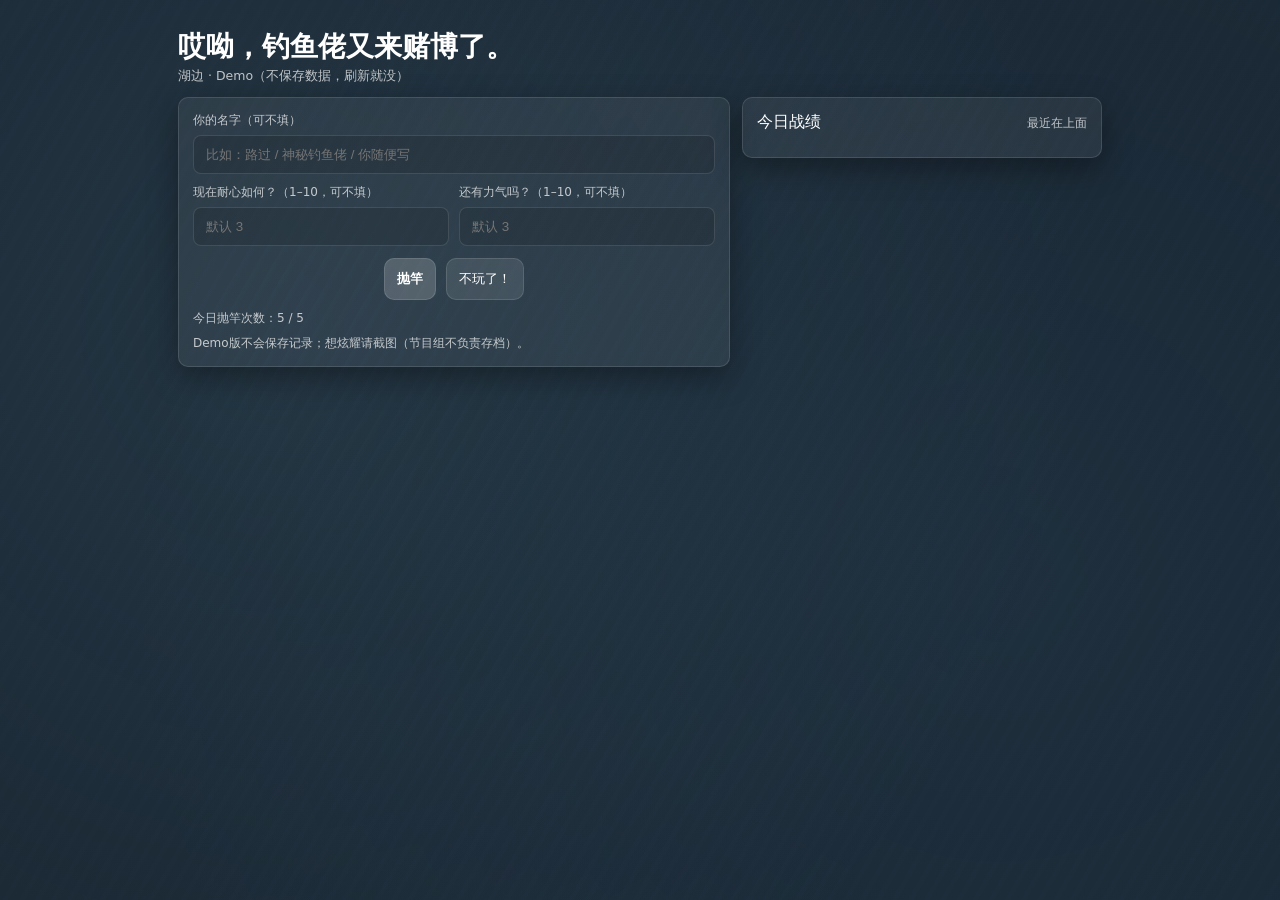
<file: demo_fishing.html>
<!DOCTYPE html>
<html lang="zh-Hans">
<head>
  <meta charset="utf-8" />
  <meta name="viewport" content="width=device-width,initial-scale=1" />
  <title>Heart to Beat · Fishing (Demo)</title>

  <style>
:root{
  --bg:#1A2733;
  --card:rgba(255,255,255,.06);
  --bd:rgba(255,255,255,.12);
  --txt:#fff;
  --mut:rgba(255,255,255,.72);
  --btn:rgba(255,255,255,.10);
  --btn2:rgba(255,255,255,.16);
  --shadow:0 10px 30px rgba(0,0,0,.35);
}

*{ box-sizing:border-box; }

body{
  margin:0;
  min-height:100vh;
  font-family:system-ui,-apple-system,"Segoe UI",Roboto,"PingFang SC","Microsoft YaHei",Arial,sans-serif;
  background:var(--bg);
  color:var(--txt);
  display:flex;
  justify-content:center;
}

body::before{
  content:"";
  position:fixed;
  inset:-20%;
  z-index:-1;
  background:
    radial-gradient(circle at 30% 40%, rgba(120,180,200,.10), transparent 55%),
    radial-gradient(circle at 70% 60%, rgba(80,140,180,.08), transparent 60%);
  animation: waterMove 26s linear infinite;
  pointer-events:none;
}

body::after{
  content:"";
  position:fixed;
  inset:-15%;
  z-index:-1;
  background:
    repeating-linear-gradient(
      120deg,
      rgba(255,255,255,.025) 0px,
      rgba(255,255,255,.025) 2px,
      transparent 6px,
      transparent 14px
    );
  animation: ripple 18s linear infinite;
  mix-blend-mode:overlay;
  pointer-events:none;
}

@keyframes ripple{
  from{ transform:translateX(0); }
  to{ transform:translateX(-80px); }
}

.wrap{
  width:min(980px,100%);
  padding:clamp(14px,3vw,28px);
  display:flex;
  flex-direction:column;
  gap:12px;
}

h2{ margin:0; font-size:clamp(18px,3.6vw,28px); }
.subtitle{ color:var(--mut); font-size:12.5px; margin-top:2px; }

.layout{
  display:grid;
  grid-template-columns: minmax(0, 1fr) 360px;
  gap:12px;
  align-items:start;
}

.card{
  background:var(--card);
  border:1px solid var(--bd);
  border-radius:10px;
  box-shadow:var(--shadow);
  padding:14px;
}

label{
  display:block;
  font-size:12px;
  color:var(--mut);
  margin-bottom:6px;
}

.row{ display:flex; gap:10px; flex-wrap:wrap; }
.row > div{ flex:1; min-width:160px; }

input{
  width:100%;
  padding:11px 12px;
  border:1px solid var(--bd);
  background:rgba(0,0,0,.12);
  color:var(--txt);
  border-radius:8px;
  outline:none;
}

input:disabled{
  opacity:1;
  cursor:default;
  background:rgba(0,0,0,.18);
  border-color:var(--bd);
  color:rgba(255,255,255,.85);
}

button{
  border:1px solid var(--bd);
  background:var(--btn);
  color:var(--txt);
  padding:11px 12px;
  border-radius:10px;
  cursor:pointer;
  white-space:nowrap;
}
button:hover{ background:var(--btn2); }
button.primary{ background:rgba(255,255,255,.18); font-weight:600; }
button:disabled{ opacity:.45; cursor:not-allowed; }

.center{ text-align:center; }
.hidden{ display:none; }

hr{
  border:none;
  border-top:1px solid var(--bd);
  margin:10px 0;
}

.muted{ color:var(--mut); font-size:12px; }

/* 右侧战绩 */
.sideTitle{
  display:flex;
  justify-content:space-between;
  align-items:baseline;
  gap:10px;
  margin-bottom:10px;
}

ul.log{
  list-style:none;
  padding:0;
  margin:0;
  display:flex;
  flex-direction:column;
  gap:10px;
}

.logItem{
  padding:10px 12px;
  border:1px solid var(--bd);
  border-radius:10px;
  background:rgba(0,0,0,.10);
  line-height:1.45;
  font-size:13px;
}

.pill{
  display:inline-block;
  font-size:12px;
  padding:2px 8px;
  border:1px solid var(--bd);
  border-radius:999px;
  color:var(--mut);
  margin-right:8px;
  background:rgba(0,0,0,.10);
}

.pill.success{
  color:#6fdc8c;
  border-color:#2f6f4f;
  background:rgba(111,220,140,0.08);
}
.pill.fail{
  color:#ff6b6b;
  border-color:#7a2f2f;
  background:rgba(255,107,107,0.08);
}

/* mobile */
@media (max-width:860px){
  .layout{ display:flex; flex-direction:column; gap:12px; }
}

@keyframes waterMove{
  0%{ transform:translate(0,0); }
  50%{ transform:translate(-3%, -2%); }
  100%{ transform:translate(0,0); }
}

/* 抛竿水波 */
.ripple{
  position:fixed;
  left:50%;
  top:50%;
  width:40px;
  height:40px;
  border-radius:50%;
  border:1.5px solid rgba(255,255,255,.35);
  transform:translate(-50%,-50%) scale(0.2);
  opacity:.6;
  pointer-events:none;
  z-index:-1; /* 在卡下背景 */
  animation:rippleExpand 1.2s ease-out forwards;
}

@keyframes rippleExpand{
  0%{ transform:translate(-50%,-50%) scale(0.2); opacity:.6; }
  100%{ transform:translate(-50%,-50%) scale(8); opacity:0; }
}

/* 轻微摇晃 */
.shake-soft{ animation: shakeSoft .45s ease-out; }
@keyframes shakeSoft{
  0%{ transform: translateX(0); }
  20%{ transform: translateX(-4px); }
  40%{ transform: translateX(4px); }
  60%{ transform: translateX(-2px); }
  80%{ transform: translateX(2px); }
  100%{ transform: translateX(0); }
}
  </style>
</head>

<body>
  <div class="wrap">
    <div>
      <h2>哎呦，钓鱼佬又来赌博了。</h2>
      <div class="subtitle">湖边 · Demo（不保存数据，刷新就没）</div>
    </div>

    <div class="layout">
      <!-- 左侧主区 -->
      <div style="display:flex; flex-direction:column; gap:12px;">
        <div class="card">
          <label>你的名字（可不填）</label>
          <input id="pName" placeholder="比如：路过 / 神秘钓鱼佬 / 你随便写">

          <div class="row" style="margin-top:10px;">
            <div>
              <label>现在耐心如何？（1–10，可不填）</label>
              <input id="pPat" type="number" min="1" max="10" placeholder="默认 3">
            </div>
            <div>
              <label>还有力气吗？（1–10，可不填）</label>
              <input id="pStr" type="number" min="1" max="10" placeholder="默认 3">
            </div>
          </div>

          <div class="center" style="margin-top:12px; display:flex; gap:10px; justify-content:center; align-items:center;">
            <button id="castBtn" class="primary" onclick="fish()">抛竿</button>
            <button id="quitBtn" onclick="quitNow()">不玩了！</button>
          </div>

          <div class="muted" style="margin-top:10px;">
            今日抛竿次数：<span id="castsLeft">5</span> / 5
          </div>

          <div class="muted" style="margin-top:8px;">
            Demo版不会保存记录；想炫耀请截图（节目组不负责存档）。
          </div>
        </div>

        <!-- 钓鱼结果 -->
        <div id="result" class="card hidden"></div>

        <!-- 帮忙选择 -->
        <div id="helpBox" class="card hidden center">
          <div style="margin-bottom:10px;">
            老天，这是什么运气？！<br>
            但这条鱼太大了，要不要找人帮忙？
          </div>

          <div class="muted" style="margin-bottom:8px; font-size:12px;">
            我都给你机会和别人互动了（你最好把握一下）。
          </div>

          <input id="helperName" placeholder="输入帮手名字（随便写）">

          <div style="margin-top:10px;">
            <button onclick="resolve(true)">找人帮忙！</button>
            <button onclick="resolve(false)">我非要自己来。</button>
          </div>
        </div>

        <!-- 结算 -->
        <div id="endBox" class="card hidden center">
          <div style="margin-bottom:10px;">
            时间差不多了，总不能钓一天鱼吧？！
          </div>
          <button onclick="fishAllDay()">我非要钓一天</button>
          <button onclick="wrapUp()">算了，差不多收拾一下要回去了。</button>
        </div>
      </div>

      <!-- 右侧记录区 -->
      <div class="card">
        <div class="sideTitle">
          <div>今日战绩</div>
          <div class="muted">最近在上面</div>
        </div>
        <ul id="log" class="log"></ul>
      </div>
    </div>
  </div>

<script>


/* no db */

const fishingSpot = {
  name: "湖边",
  fishPool: [
    // 常见
    { name:"小鲤鱼", min:18, max:40 },
    { name:"草鱼",   min:28, max:75 },
    { name:"鲫鱼",   min:15, max:35 },
    { name:"鳊鱼",   min:18, max:45 },
    { name:"罗非鱼", min:22, max:55 },

    // 稍稀有
    { name:"黑鱼",   min:45, max:110 },
    { name:"鲶鱼",   min:35, max:120 },
    { name:"鳜鱼",   min:25, max:70 },
    { name:"虹鳟",   min:30, max:85 },
    { name:"翘嘴",   min:28, max:90 },

    // 彩蛋
    { name:"锦鲤（疑似来串场）", min:20, max:60 },
    { name:"传说中的银鳞鱼",     min:50, max:140 },
    { name:"塑料袋（不是鱼）",   min:10, max:25 },
    { name:"破旧鱼线团",         min:8,  max:18 }
  ]
};

let currentFish = null;
let player = {};
let castsLeft = 5;

// prob
const CATCH_PROB = 2/5;

let locked = false;

const rnd = (a,b)=>Math.floor(Math.random()*(b-a+1))+a;
const $ = (id)=>document.getElementById(id);

function show(el){ el.classList.remove("hidden"); }
function hide(el){ el.classList.add("hidden"); }
function setCastEnabled(enabled){ $("castBtn").disabled = !enabled; }
function setQuitEnabled(enabled){ $("quitBtn").disabled = !enabled; }

function updateCastsUI(){ $("castsLeft").textContent = String(castsLeft); }

function addLogItem(html){
  const li = document.createElement("li");
  li.className = "logItem";
  li.innerHTML = html;
  $("log").prepend(li);
}

/* 锁输入 */
function lockPlayerInputs(){
  $("pName").disabled = true;
  $("pPat").disabled  = true;
  $("pStr").disabled  = true;
  locked = true;
}

/* 顶掉 */
function showFishingUI(){
  hide($("endBox"));
  hide($("helpBox"));
  show($("result"));
}
function showEndUI(){
  hide($("result"));
  hide($("helpBox"));
  show($("endBox"));
}

/* 抛竿水波 */
function spawnRipple(){
  const r = document.createElement("div");
  r.className = "ripple";
  document.body.appendChild(r);
  r.addEventListener("animationend", () => r.remove());
}

/* Ihate this*/
function readStat(inputId, fallback = 3){
  const raw = $(inputId).value.trim();

  if(raw === "") return fallback;

  const n = Number(raw);

  // NaN/Infinity =默认
  if(!Number.isFinite(n)) return fallback;

  const rounded = Math.round(n);
  return Math.min(10, Math.max(1, rounded));
}

/* 主流程 */
function fish(){
  spawnRipple();

  const resultEl = $("result");
  const helpEl = $("helpBox");

  if(castsLeft <= 0){
    showEndUI();
    return;
  }

  showFishingUI();
  resultEl.innerHTML = "";
  currentFish = null;
  $("helperName").value = "";

  // 名字：纯展示
  player.name = $("pName").value.trim() || "路过观众";

  player.pat = readStat("pPat", 3);
  player.str = readStat("pStr", 3);

  if(!locked) lockPlayerInputs();

  castsLeft -= 1;
  updateCastsUI();

  const caught = Math.random() < CATCH_PROB;

  if(!caught){
    const patText =
      player.pat <= 3 ? "你很快就开始烦了。" :
      player.pat <= 7 ? "你耐着性子等了一会儿。" :
      "你非常有耐心，几乎不动声色。";

    resultEl.innerHTML = `
      <div><b>空军。</b></div>
      <div>${patText}</div>
      <div>你盯着水面看了半天：水面盯着你看了半天。</div>
    `;

    addLogItem(`
      <div><span class="pill">空军</span>${player.name}：什么都没钓到。</div>
    `);

    // 保险：确保 quit 一直可点
    setQuitEnabled(true);

    return;
  }

  const f = fishingSpot.fishPool[rnd(0, fishingSpot.fishPool.length-1)];
  const length = rnd(f.min, f.max);

  // 非鱼类彩蛋不走拉鱼判定
  const isJunk = /塑料袋|鱼线团/.test(f.name);

  if(isJunk){
    resultEl.innerHTML = `
      <div>你在 ${fishingSpot.name} 捞到：<b>${f.name}</b></div>
      <div class="muted">长度：${length} cm（……这也算战绩吗？）</div>
      <hr>
      <b>你赢了：节目效果。</b>
    `;
    addLogItem(`
      <div>
        <span class="pill">节目效果</span>
        ${player.name}：${f.name}（${length}cm）
      </div>
    `);

    setQuitEnabled(true);
    return;
  }

  currentFish = { name: f.name, length, need: Math.ceil(length/20) };

  resultEl.innerHTML = `
    <div>你在 ${fishingSpot.name} 钓到一条 <b>${currentFish.name}</b></div>
    <div>长度：${length} cm</div>
  `;

  if(length >= 60){
    show(helpEl);

    setQuitEnabled(false);
    setCastEnabled(false);

    // 摇
    helpEl.classList.remove("shake-soft");
    void helpEl.offsetWidth;
    helpEl.classList.add("shake-soft");

    $("helperName").focus();
  }else{
    resolve(false);
  }
}

function resolve(withHelp){
  const resultEl = $("result");
  const helpEl = $("helpBox");

  if(!currentFish || typeof currentFish.length !== "number"){
    alert("这会儿没鱼可拉。");
    hide(helpEl);
    setQuitEnabled(true);
    setCastEnabled(true);
    currentFish = null;
    return;
  }

  let bonus = 0;
  let helperText = "";
  let helperNameClean = "";

  if(withHelp){
    helperNameClean = $("helperName").value.trim();
    if(!helperNameClean){ alert("你得输入一个名字。"); show(helpEl); return; }
    if(helperNameClean === player.name){ alert("你不能叫自己来帮忙。"); show(helpEl); return; }

    bonus = 2;
    helperText = `<div>你叫来了 <b>${helperNameClean}</b> 帮忙（+2）</div>`;
  }

  hide(helpEl);

  const total = player.str + bonus;
  const success = total >= currentFish.need;

  resultEl.innerHTML += `
    <hr>
    ${helperText}
    <div>判定需求：${currentFish.need}</div>
    <div>你的力量：${total}</div>
    <br>
    <b>${success ? "成功钓上来！" : "鱼挣脱了……"}</b>
  `;

  addLogItem(`
    <div>
      <span class="pill ${success ? "success" : "fail"}">
        ${success ? "成功钓上来" : "没拉住"}
      </span>
      ${player.name}：${currentFish.name}（${currentFish.length}cm）
    </div>
    ${withHelp ? `<div class="muted">帮手：${helperNameClean}（+2）</div>` : ``}
  `);

  $("helperName").value = "";
  currentFish = null;

  setCastEnabled(true);
  setQuitEnabled(true);
}

/* 两按钮 */
function fishAllDay(){
  castsLeft = 5;
  updateCastsUI();

  showFishingUI();
  $("result").innerHTML = `<div><b>你决定继续钓。</b>（节目组：行，随你。）</div>`;
  addLogItem(`<div><span class="pill">加时</span>${player.name || "某人"}：我非要钓一天！</div>`);

  setCastEnabled(true);
  setQuitEnabled(true);
}

function wrapUp(){
  addLogItem(`<div><span class="pill">收工</span>${player.name || "某人"}：差不多回去了。</div>`);
  alert("那你关闭网页啊！记得截图！");
}

function quitNow(){
  addLogItem(`<div><span class="pill">收工</span>${player.name || "某人"}：不玩了，走了。</div>`);
  alert("那你关闭网页啊！记得截图！");
}

/* init */
updateCastsUI();
setCastEnabled(true);
setQuitEnabled(true);

</script>

</body>
</html>
</file>
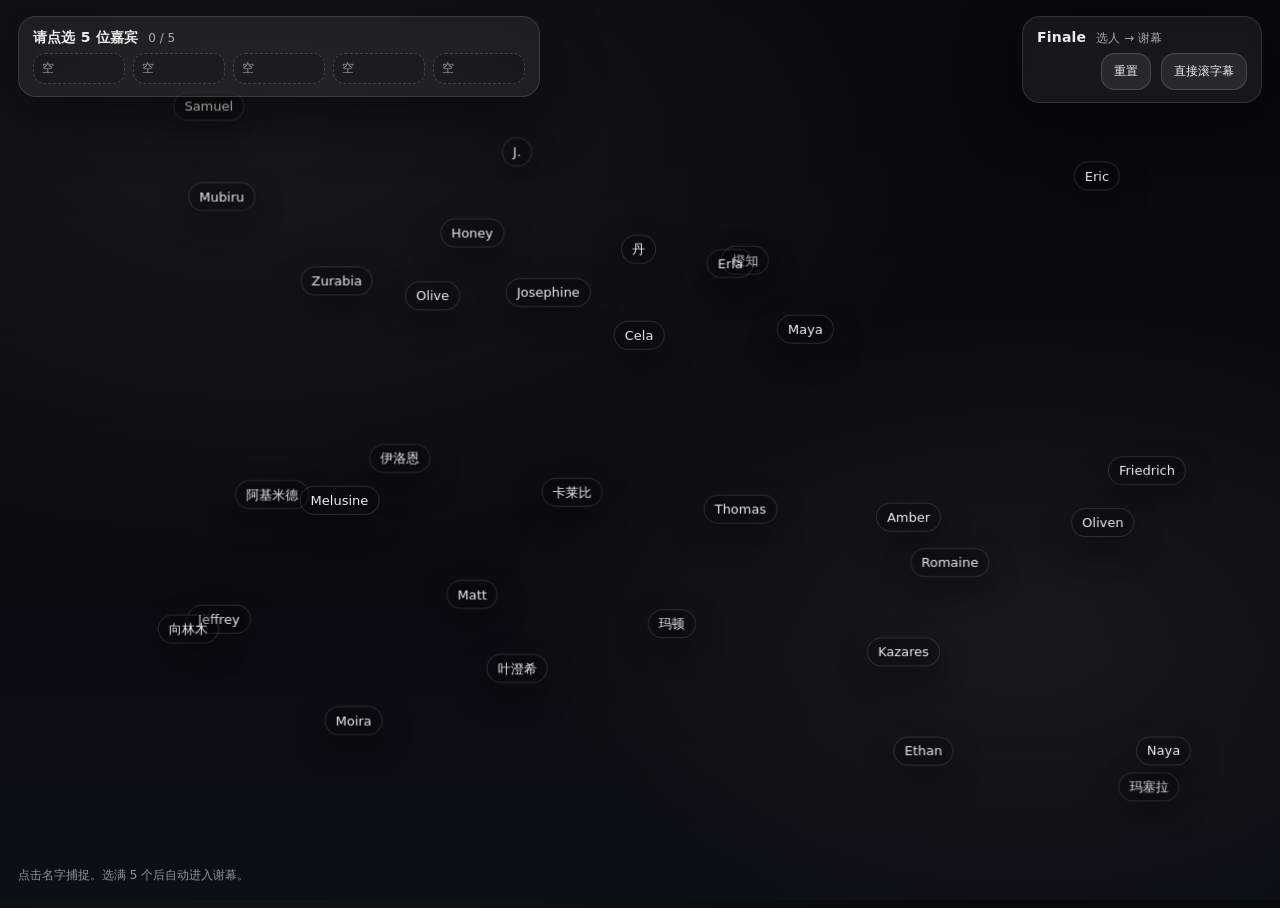
<file: ending.html>
<!doctype html>
<html lang="zh-Hans">
<head>
  <meta charset="utf-8" />
  <meta name="viewport" content="width=device-width,initial-scale=1" />
  <title>Finale · Name Credits</title>
  <style>
    :root{
      --bg0:#07090c;
      --bg1:#0b0f16;
      --txt:rgba(255,255,255,.92);
      --mut:rgba(255,255,255,.62);
      --bd:rgba(255,255,255,.12);
      --card:rgba(255,255,255,.06);
      --gold:#f1d6a6;
      --shadow:0 18px 55px rgba(0,0,0,.55);
      --round:18px;
    }
    *{ box-sizing:border-box; }
    html,body{ height:100%; }
    body{
      margin:0;
      background:
        radial-gradient(1200px 700px at 20% 15%, rgba(255,255,255,.06), transparent 60%),
        radial-gradient(900px 550px at 80% 70%, rgba(241,214,166,.06), transparent 60%),
        linear-gradient(180deg, var(--bg0), var(--bg1));
      color:var(--txt);
      font-family: system-ui,-apple-system,"Segoe UI",Roboto,"PingFang SC","Microsoft YaHei",Arial,sans-serif;
      overflow:hidden;
    }

    .wrap{ position:relative; width:100%; height:100%; }

    /* HUD */
    .hud{
      position:absolute; left:18px; top:16px; right:18px;
      display:flex; gap:12px; align-items:flex-start; justify-content:space-between;
      z-index:50; pointer-events:none;
    }
    .panel{
      pointer-events:auto;
      backdrop-filter: blur(8px);
      background:var(--card);
      border:1px solid var(--bd);
      border-radius:var(--round);
      box-shadow: var(--shadow);
      padding:12px 14px;
      min-width: 240px;
    }
    .title{ display:flex; align-items:baseline; gap:10px; margin:0 0 6px 0; }
    .title b{ font-size:14px; letter-spacing:.2px; }
    .title span{ font-size:12px; color:var(--mut); }

    .slots{ display:flex; gap:8px; flex-wrap:wrap; }
    .slot{
      width:92px;
      padding:6px 8px;
      border-radius:12px;
      border:1px dashed rgba(255,255,255,.18);
      background:rgba(0,0,0,.18);
      color:rgba(255,255,255,.55);
      font-size:12px;
      white-space:nowrap;
      overflow:hidden;
      text-overflow:ellipsis;
    }
    .slot.filled{
      border-style:solid;
      border-color:rgba(241,214,166,.35);
      color:rgba(255,255,255,.88);
      background:rgba(241,214,166,.08);
    }

    .btnRow{ display:flex; gap:10px; justify-content:flex-end; }
    button{
      pointer-events:auto;
      cursor:pointer;
      border:1px solid rgba(255,255,255,.16);
      background:rgba(255,255,255,.08);
      color:var(--txt);
      border-radius:14px;
      padding:9px 12px;
      font-size:12px;
    }
    button:hover{ background:rgba(255,255,255,.12); }

    /* Flying names */
    .name{
      position:absolute; left:0; top:0;
      padding:7px 10px;
      border-radius:999px;
      border:1px solid rgba(255,255,255,.14);
      background:rgba(0,0,0,.24);
      box-shadow: 0 12px 30px rgba(0,0,0,.35);
      font-size:13px;
      line-height:1;
      user-select:none;
      white-space:nowrap;
      transform: translate(-9999px,-9999px);
      will-change: transform;
      cursor:pointer;
    }
    .name small{ opacity:.7; font-size:11px; margin-left:6px; }
    .name:hover{
      border-color: rgba(241,214,166,.35);
      background: rgba(241,214,166,.10);
    }
    .name.picked{ opacity:.15; pointer-events:none; filter: blur(.2px); }

    .hint{
      position:absolute;
      left:18px; bottom:16px;
      color:rgba(255,255,255,.55);
      font-size:12px;
      z-index:50;
      pointer-events:none;
    }

    /* Fade overlay: use opacity (more reliable than bg transition) */
    .fade{
      position:absolute; inset:0;
      background:rgba(0,0,0,.90);
      opacity:0;
      pointer-events:none;
      z-index:60;
      transition: opacity 420ms ease;
    }
    .fade.on{ opacity:1; }

    /* Thanks message */
    .centerMsg{
      position:absolute; inset:0;
      z-index:65;
      display:flex;
      align-items:center;
      justify-content:center;
      pointer-events:none;
      opacity:0;
      transform: translateY(8px);
      transition: opacity 320ms ease, transform 320ms ease;
    }
    .centerMsg.on{
      opacity:1;
      transform: translateY(0);
    }
    .msgBox{
      text-align:center;
      padding:18px 20px;
      border-radius:22px;
      border:1px solid rgba(255,255,255,.12);
      background:rgba(0,0,0,.30);
      backdrop-filter: blur(10px);
      box-shadow: var(--shadow);
    }
    .msgBox b{
      display:block;
      font-size:20px;
      letter-spacing:1px;
      margin-bottom:6px;
    }
    .msgBox span{
      display:block;
      font-size:13px;
      color:rgba(255,255,255,.65);
      letter-spacing:.3px;
    }

    /* Credits container (opacity; no display none) */
    .credits{
      position:absolute; inset:0;
      z-index:70;
      display:flex;
      align-items:center;
      justify-content:center;
      overflow:hidden;
      opacity:0;
      pointer-events:none;
      transition: opacity 360ms ease;
    }
    .credits.on{
      opacity:1;
      pointer-events:auto;
    }

    .creditFrame{
      width:min(740px, 86vw);
      height:min(78vh, 680px);
      border-radius:26px;
      border:1px solid rgba(255,255,255,.12);
      background:rgba(0,0,0,.30);
      backdrop-filter: blur(10px);
      box-shadow: var(--shadow);
      position:relative;
      overflow:hidden;
    }
    .creditTop{
      position:absolute;
      left:18px; right:18px; top:14px;
      display:flex;
      justify-content:space-between;
      align-items:baseline;
      color:rgba(255,255,255,.85);
      z-index:2;
    }
    .creditTop b{ font-size:13px; letter-spacing:.6px; }
    .creditTop span{ font-size:12px; color:rgba(255,255,255,.55); }

    .vignette{
      position:absolute; inset:0;
      pointer-events:none;
      background:
        linear-gradient(180deg, rgba(0,0,0,.85), transparent 30%),
        linear-gradient(0deg, rgba(0,0,0,.90), transparent 34%);
      opacity:.75;
      z-index:1;
    }

    .scroll{
      position:absolute;
      left:0; right:0;
      top:100%;
      padding:70px 22px 140px;
      text-align:center;
      transform: translateY(0);
      will-change: transform;
    }
    .scroll h2{ margin:0 0 14px; font-size:20px; letter-spacing:.8px; }
    .scroll .sub{ margin:0 0 26px; color:rgba(255,255,255,.62); font-size:12px; }

    .sectionTitle{
      margin:26px 0 10px;
      font-size:12px;
      letter-spacing:1.2px;
      color:rgba(255,255,255,.55);
      text-transform:uppercase;
    }

    .creditList{
      display:flex;
      flex-direction:column;
      gap:12px;
      align-items:center;
    }
    .creditItem{
      width: min(560px, 88%);
      padding:10px 12px;
      border-radius:16px;
      border:1px solid rgba(255,255,255,.10);
      background:rgba(255,255,255,.05);
      color:rgba(255,255,255,.86);
      font-size:14px;
      line-height:1.25;
    }
    .creditItem .meta{
      display:block;
      margin-top:4px;
      font-size:12px;
      color:rgba(255,255,255,.55);
    }
    .creditItem.star{
      border-color: rgba(241,214,166,.35);
      background: rgba(241,214,166,.10);
      color: rgba(255,255,255,.95);
    }

    /* Small on-screen error line (optional) */
    .err{
      position:absolute; left:12px; bottom:12px;
      z-index:90;
      max-width:min(92vw, 860px);
      padding:8px 10px;
      border-radius:12px;
      border:1px solid rgba(255,120,120,.35);
      background:rgba(120,0,0,.22);
      color:rgba(255,230,230,.92);
      font-size:12px;
      display:none;
      white-space:nowrap;
      overflow:hidden;
      text-overflow:ellipsis;
    }
    .err.on{ display:block; }

    /* 中间“感谢观看” */
.centerMsg .msgBox b{
  display:block;
  font-size:22px;
  font-weight:800;
  letter-spacing:1.2px;
  margin-bottom:10px;
}

/* “最后感谢——特别的你！”：更大更粗 */
.centerMsg .msgBox span{
  display:block;
  font-size:18px;
  font-weight:900;
  letter-spacing:.8px;
  color:rgba(241,214,166,.92);
  text-shadow: 0 10px 26px rgba(0,0,0,.55);
}

/* ===== Mobile ===== */
@media (max-width: 560px){
  body{ min-height:100dvh; }

  .hud{
    left:12px; right:12px; top:10px;
    flex-direction:column;
    align-items:stretch;
    gap:10px;
  }
  .panel{
    min-width:0;
    padding:10px 12px;
  }

  .slots{ gap:6px; }
  .slot{
    width:calc((100% - 12px) / 3); /* 一行 3 个 */
    font-size:11px;
    padding:6px 7px;
  }

  .btnRow{ justify-content:space-between; }
  button{ padding:9px 10px; }

  .name{
    font-size:12px;
    padding:6px 9px;
  }

  .hint{
    left:12px; right:12px; bottom:10px;
    font-size:11px;
  }

  .creditFrame{
    width:92vw;
    height:82vh;
    border-radius:22px;
  }
  .scroll{
    padding:64px 16px 120px;
  }
  .creditItem{
    width:min(92%, 560px);
  }
}


  </style>
</head>

<body>
<div class="wrap" id="wrap">
  <div class="hud">
    <div class="panel">
      <div class="title">
        <b>请点选 5 位嘉宾</b>
        <span id="countOut">0 / 5</span>
      </div>
      <div class="slots" id="slots"></div>
    </div>

    <div class="panel">
      <div class="title">
        <b>Finale</b>
        <span>选人 →  谢幕</span>
      </div>
      <div class="btnRow">
        <button id="resetBtn" type="button">重置</button>
        <button id="skipBtn" type="button">直接滚字幕</button>
      </div>
    </div>
  </div>

  <div class="hint">点击名字捕捉。选满 5 个后自动进入谢幕。</div>

  <div class="fade" id="fade"></div>

  <div class="centerMsg" id="centerMsg" aria-hidden="true">
    <div class="msgBox">
      <b>感谢游玩</b>
      <span>谢幕TIME!</span>
    </div>
  </div>

  <div class="credits" id="credits">
    <div class="creditFrame">
      <div class="creditTop">
        <b>ROLL CREDITS</b>
        <span id="creditNote">Thank you for watching.</span>
      </div>
      <div class="vignette"></div>

      <div class="scroll" id="scroll">
        <h2>Heart to Beat · Finale</h2>
        <div class="sub">Cast & Guests</div>

        <div class="sectionTitle">STARRING</div>
        <div class="creditList" id="creditStarring"></div>

        <div class="sectionTitle">FEATURING</div>
        <div class="creditList" id="creditFeaturing"></div>

        <div style="height:160px"></div>
        <div class="sub">— THE END —</div>
        <<<<<
        <div class="sub" style="margin-top:10px;font-size:18px;font-weight:900;color:rgba(241,214,166,.92)">
  最后感谢——特别的你！
</div>
      </div>
    </div>
  </div>

  <div class="err" id="errBox"></div>
</div>

<script>
(() => {
  // ===== debug (optional) =====
  const errBox = document.getElementById('errBox');
  window.addEventListener('error', (e) => {
    errBox.classList.add('on');
    errBox.textContent = 'JS Error: ' + (e.message || 'unknown');
  });

  // ===== data =====
  const PartnerDB = [
    { name: "橙知", gender: "M" },
    { name: "丹", gender: "M" },
    { name: "Eric Wang", gender: "M" },
    { name: "Ethan Bennett（伊森·贝内特）", gender: "M" },
    { name: "阿基米德·凡·杜可纳", gender: "M" },
    { name: "Friedrich Walder（弗里德里希·瓦尔德）", gender: "M" },
    { name: "Honey Parker（哈尼·帕克）", gender: "M" },
    { name: "J. O’Connell（J. 奥康纳尔）", gender: "M" },
    { name: "Kazares（卡扎勒斯）", gender: "M" },
    { name: "Olive Moon Lucas（奥利弗）", gender: "M" },
    { name: "Matt Kobayashi", gender: "M" },
    { name: "Mubiru Abrima", gender: "M" },
    { name: "Samuel（塞缪尔）", gender: "M" },
    { name: "Thomas Rocheleau（多马·罗什布吕内）", gender: "M" },
    { name: "卡莱比", gender: "M" },
    { name: "叶澄希", gender: "M" },

    { name: "Amber Blackwell（安柏·布莱克威尔）", gender: "F" },
    { name: "Cela（塞拉）", gender: "F" },
    { name: "Jeffrey（杰芙里）", gender: "F" },
    { name: "玛顿·琼斯", gender: "F" },
    { name: "Maya（玛雅）", gender: "F" },
    { name: "玛塞拉·卡洛", gender: "F" },
    { name: "Melusine Raisnner（梅露希娜·拉辛纳）", gender: "F" },
    { name: "Naya Fluor（乃亚·菲洛普）", gender: "F" },
    { name: "Romaine Mannich", gender: "F" },
    { name: "向林木", gender: "F" },
    { name: "伊洛恩·奈芙", gender: "F" },
    { name: "Zurabia（祖拉比亚）", gender: "F" },
    { name: "Moira Ross（莫伊拉·罗斯）", gender: "F" },
    { name: "Erla（厄拉）", gender: "F" },
    { name: "Josephine Young（乔瑟芬·杨）", gender: "F" },
    { name: "Oliven Orcinus（奥里文·奥辛努斯）", gender: "F" }
  ];

  // ===== knobs (tune here) =====
  const PICK_N = 5;
  const ENTER_DELAY = 150;   // ms: black screen -> show "thanks"
  const THANKS_HOLD = 3000;  // ms: how long thanks stays
  const CREDIT_SPEED = 200;  // px/s: credits scrolling speed

  // ===== DOM =====
  const wrap = document.getElementById('wrap');
  const fade = document.getElementById('fade');
  const centerMsg = document.getElementById('centerMsg');
  const credits = document.getElementById('credits');

  const scroll = document.getElementById('scroll');
  const creditStarring = document.getElementById('creditStarring');
  const creditFeaturing = document.getElementById('creditFeaturing');
  const creditNote = document.getElementById('creditNote');

  const countOut = document.getElementById('countOut');
  const slots = document.getElementById('slots');
  const resetBtn = document.getElementById('resetBtn');
  const skipBtn = document.getElementById('skipBtn');

  // ===== helpers =====
  function escapeHtml(s){
    return String(s)
      .replace(/&/g,'&amp;')
      .replace(/</g,'&lt;')
      .replace(/>/g,'&gt;')
      .replace(/"/g,'&quot;')
      .replace(/'/g,'&#39;');
  }

function parseName(full){
  const hasParen = full.includes('（') && full.includes('）');

  // ===== 情况 1：有括号（中英双名）=====
  if(hasParen){
    const outside = full.split('（')[0].trim();
    const inside = full.slice(
      full.indexOf('（')+1,
      full.lastIndexOf('）')
    ).trim();

    // 优先判断是否含英文
    if(/[A-Za-z]/.test(outside)){
      return {
        display: outside.split(/\s+/)[0],
        full
      };
    }
    if(/[A-Za-z]/.test(inside)){
      return {
        display: inside.split(/\s+/)[0],
        full
      };
    }

    // 都没有英文 → 当纯中文处理
    const base = outside || inside;
    return {
      display: base.split('·')[0],
      full
    };
  }

  // ===== 情况 2：没有括号 =====

  // 有英文 → 取英文 first name
  if(/[A-Za-z]/.test(full)){
    return {
      display: full.trim().split(/\s+/)[0],
      full
    };
  }

  // 纯中文 → 取“·”前面
  if(full.includes('·')){
    return {
      display: full.split('·')[0],
      full
    };
  }

  // 单纯中文名
  return {
    display: full,
    full
  };
}

  // ===== items =====
  const items = PartnerDB.map((p, idx) => ({ id: idx, gender: p.gender, ...parseName(p.name) }));

  // ===== slots UI =====
  const slotEls = [];
  for(let i=0;i<PICK_N;i++){
    const s = document.createElement('div');
    s.className = 'slot';
    s.textContent = '空';
    slots.appendChild(s);
    slotEls.push(s);
  }

  function updateSlots(picked){
    countOut.textContent = `${picked.length} / ${PICK_N}`;
    for(let i=0;i<PICK_N;i++){
      const id = picked[i];
      const s = slotEls[i];
      if(id == null){
        s.classList.remove('filled');
        s.textContent = '空';
        s.title = '';
      }else{
        const it = items[id];
        s.classList.add('filled');
        s.textContent = it.display;
        s.title = it.full;
      }
    }
  }

  // ===== flying nodes =====
  const nodes = [];            // index = item.id
  const state = new Map();     // id -> {x,y,vx,vy,w,h}
  const picked = [];           // store ids in order
  let running = true;

  function makeNode(item){
    const el = document.createElement('div');
    el.className = 'name';
    el.dataset.id = String(item.id);

el.textContent = item.display;

    wrap.appendChild(el);
    nodes[item.id] = el;

    const W = window.innerWidth;
    const H = window.innerHeight;
    const x = Math.random() * (W - 160) + 30;
    const y = Math.random() * (H - 220) + 90;
    const vx = (Math.random()*2-1) * (1.1 + Math.random()*1.8);
    const vy = (Math.random()*2-1) * (0.9 + Math.random()*1.5);

    state.set(item.id, { x, y, vx, vy, w:120, h:32 });

    el.addEventListener('click', (e) => {
      e.preventDefault();
      if(picked.length >= PICK_N) return;
      if(picked.includes(item.id)) return;

      picked.push(item.id);
      el.classList.add('picked');
      updateSlots(picked);

      if(picked.length >= PICK_N){
        startFinale();
      }
    });

    requestAnimationFrame(() => {
      const r = el.getBoundingClientRect();
      const st = state.get(item.id);
      st.w = r.width;
      st.h = r.height;
    });
  }
  items.forEach(makeNode);
  updateSlots(picked);

  // pointer wind
  const wind = { x:0, y:0, on:false };
  window.addEventListener('pointermove', (e) => {
    wind.on = true; wind.x = e.clientX; wind.y = e.clientY;
  });
  window.addEventListener('pointerleave', () => wind.on = false);

  function tick(){
    if(!running) return;

    const W = window.innerWidth;
    const H = window.innerHeight;

    for(const it of items){
      if(picked.includes(it.id)) continue;
      const st = state.get(it.id);
      if(!st) continue;

      st.vx *= 0.993;
      st.vy *= 0.993;

      st.vx += (Math.random()*2-1) * 0.020;
      st.vy += (Math.random()*2-1) * 0.017;

      if(wind.on){
        const cx = st.x + st.w/2;
        const cy = st.y + st.h/2;
        const dx = cx - wind.x;
        const dy = cy - wind.y;
        const d2 = dx*dx + dy*dy;
        if(d2 < 220*220){
          const d = Math.max(12, Math.sqrt(d2));
          const push = (1 - d/220) * 0.18;
          st.vx += (dx / d) * push;
          st.vy += (dy / d) * push;
        }
      }

      st.x += st.vx;
      st.y += st.vy;

      const topBound = 86;
      if(st.x < 12){ st.x = 12; st.vx *= -1; }
      if(st.x + st.w > W - 12){ st.x = W - 12 - st.w; st.vx *= -1; }
      if(st.y < topBound){ st.y = topBound; st.vy *= -1; }
      if(st.y + st.h > H - 14){ st.y = H - 14 - st.h; st.vy *= -1; }

      nodes[it.id].style.transform = `translate(${st.x}px, ${st.y}px)`;
    }

    requestAnimationFrame(tick);
  }
  requestAnimationFrame(tick);

  // ===== credits build =====
  function buildCredits(){
  creditStarring.innerHTML = '';
  creditFeaturing.innerHTML = '';

  // starring：如果用户有选，就用 picked；否则随机
  const pickedSet = new Set(picked);
  const starring = (picked.length ? picked.map(id => items[id]) : pickRandomItems(items, PICK_N));

  // featuring：剩下的（排除 starring）
  const starringIds = new Set(starring.map(it => it.id));
  const featuring = items.filter(it => !starringIds.has(it.id));

  // ⭐ alphabet order：用 display 排序（已是英文 first name / 中文·前）
  const byAlpha = (a, b) => a.display.localeCompare(b.display, 'en', { sensitivity: 'base' });
  starring.sort(byAlpha);
  featuring.sort(byAlpha);

  creditNote.textContent = `Starring: ${starring.map(it => it.display).join(' · ')}`;

  const mkItem = (it, isStar) => {
    const div = document.createElement('div');
    div.className = 'creditItem' + (isStar ? ' star' : '');
    const meta = [];
    meta.push(it.gender === 'M' ? 'Male Guest' : 'Female Guest');
    if(it.aka) meta.push(`AKA: ${it.aka}`);
    div.innerHTML = `${escapeHtml(it.full)}<span class="meta">${escapeHtml(meta.join(' · '))}</span>`;
    return div;
  };

  starring.forEach(it => creditStarring.appendChild(mkItem(it, true)));
  featuring.forEach(it => creditFeaturing.appendChild(mkItem(it, false)));
}

// helper：不重复随机抽 n 个
function pickRandomItems(arr, n){
  const a = arr.slice();
  for(let i=a.length-1;i>0;i--){
    const j = Math.floor(Math.random()*(i+1));
    [a[i], a[j]] = [a[j], a[i]];
  }
  return a.slice(0, Math.min(n, a.length));
}

  function startFinale(){
    if(!running) return;
    running = false;

    // fade out remaining name nodes
    nodes.forEach((el, idx) => {
      if(el && !picked.includes(idx)) el.style.opacity = '0';
    });

    // fade to black
    fade.classList.add('on');

    // show thanks
    setTimeout(() => {
      centerMsg.classList.add('on');

      setTimeout(() => {
        // hide thanks
        centerMsg.classList.remove('on');

        // enter credits
        buildCredits();
        credits.classList.add('on');

        const frame = document.querySelector('.creditFrame');
        const frameH = frame.getBoundingClientRect().height;

        let y = frameH + 40;
        let last = performance.now();
        const contentH = scroll.scrollHeight;

        function step(now){
          const dt = (now - last) / 1000;
          last = now;

          y -= CREDIT_SPEED * dt;
          scroll.style.transform = `translateY(${y}px)`;

          if(y < -contentH - 90){
            scroll.style.transform = `translateY(${-contentH - 90}px)`;
            if(creditRAF) cancelAnimationFrame(creditRAF);
            creditRAF = null;
            return;
          }
          creditRAF = requestAnimationFrame(step);
        }
        creditRAF = requestAnimationFrame(step);

      }, THANKS_HOLD);

    }, ENTER_DELAY);
  }

  // ===== controls =====
skipBtn.addEventListener('click', () => {

  if(picked.length === 0){
    const rnd = pickRandomItems(items, PICK_N).map(it => it.id);
    picked.push(...rnd);
  }else if(picked.length < PICK_N){

    const pool = items.map(it => it.id).filter(id => !picked.includes(id));
    const need = PICK_N - picked.length;
    const fill = pickRandomItems(pool, need);
    picked.push(...fill);
  }

  updateSlots(picked);

  nodes.forEach((el, idx) => {
    if(!el) return;
    if(picked.includes(idx)) el.classList.add('picked');
  });

  startFinale();
});
})();
</script>
</body>
</html>
</file>
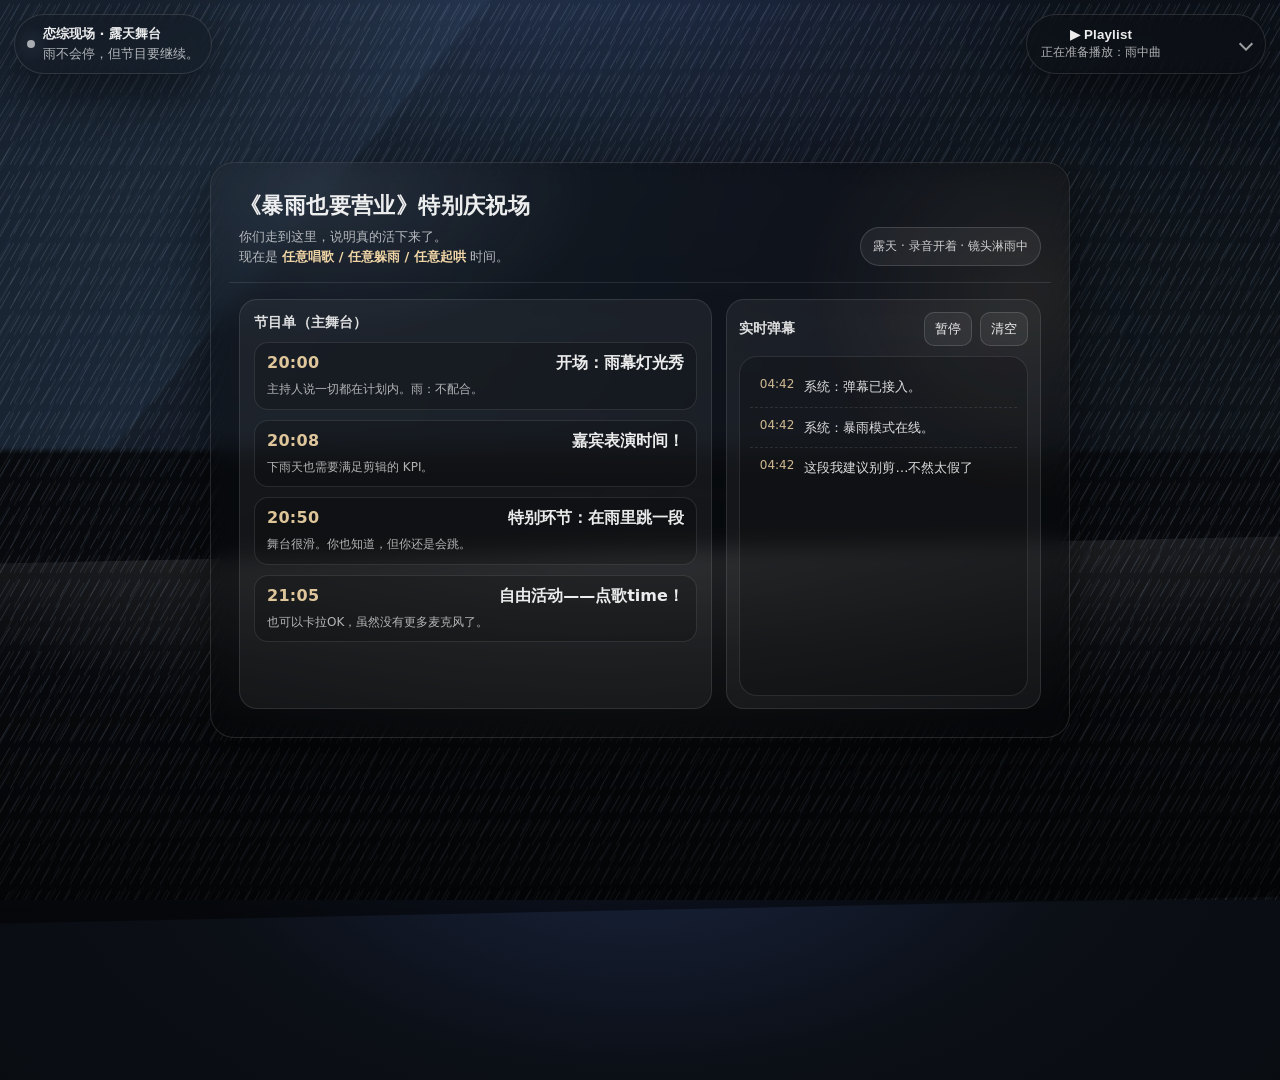
<file: chap_four/stage.html>
<!doctype html>
<html lang="zh-Hans">
<head>
  <meta charset="utf-8" />
  <meta name="viewport" content="width=device-width,initial-scale=1" />
  <title>Celebrate · 暴雨舞台</title>
  <style>
    :root{
      --bg0:#07090c;
      --bg1:#0b0f16;
      --card:rgba(255,255,255,.06);
      --bd:rgba(255,255,255,.12);
      --txt:rgba(255,255,255,.92);
      --mut:rgba(255,255,255,.68);
      --gold:#f1d6a6;
      --shadow:0 18px 55px rgba(0,0,0,.55);
      --round:18px;
      --gap:14px;
    }

    *{ box-sizing:border-box; }
    html,body{ height:100%; }
    body{
      margin:0;
      color:var(--txt);
      font-family:system-ui,-apple-system,"Segoe UI",Roboto,"PingFang SC","Microsoft YaHei",Arial,sans-serif;
      background: radial-gradient(1200px 700px at 50% -10%, #1a2540 0%, var(--bg1) 38%, var(--bg0) 100%);
      overflow-x:hidden;
    }

    /* ====== 场景容器 ====== */
    .stage{
      min-height:100dvh;
      position:relative;
      display:flex;
      align-items:center;
      justify-content:center;
      padding:36px 16px;
    }

    /* 舞台灯光（上方光束） */
    .stage::before{
      content:"";
      position:absolute; inset:-20% -20% auto -20%;
      height:70%;
      background:
        radial-gradient(closest-side at 20% 10%, rgba(170,210,255,.20), transparent 55%),
        radial-gradient(closest-side at 80% 10%, rgba(255,210,180,.16), transparent 55%),
        conic-gradient(from 220deg at 50% 0%,
          rgba(120,180,255,.18), transparent 30%,
          rgba(255,210,170,.16), transparent 62%,
          rgba(120,180,255,.12));
      filter: blur(2px);
      opacity:.9;
      pointer-events:none;
      mix-blend-mode:screen;
    }

    /* 地面湿反光 */
    .floor{
      position:absolute; left:0; right:0; bottom:-10px;
      height:40vh;
      background:
        radial-gradient(1100px 350px at 50% 0%,
          rgba(255,255,255,.12), transparent 62%),
        linear-gradient(to bottom,
          rgba(255,255,255,.06), rgba(0,0,0,.0) 30%,
          rgba(0,0,0,.55) 100%);
      transform: skewY(-1.2deg);
      opacity:.9;
      pointer-events:none;
    }

    /* ====== 雨幕（多层） ====== */
    .rain, .rain::before, .rain::after{
      content:"";
      position:absolute; inset:0;
      pointer-events:none;
      background-repeat:repeat;
      opacity:.65;
      mix-blend-mode:screen;
    }
    .rain{
      background-image: linear-gradient(120deg, rgba(180,210,255,.0) 0%, rgba(180,210,255,.0) 46%, rgba(180,210,255,.25) 50%, rgba(180,210,255,.0) 54%, rgba(180,210,255,.0) 100%);
      background-size: 10px 24px;
      animation: rainMove 0.38s linear infinite;
      filter: blur(.1px);
    }
    .rain::before{
      background-image: linear-gradient(120deg, rgba(255,255,255,0) 0%, rgba(255,255,255,0) 46%, rgba(255,255,255,.18) 50%, rgba(255,255,255,0) 54%, rgba(255,255,255,0) 100%);
      background-size: 14px 34px;
      animation: rainMove 0.55s linear infinite;
      opacity:.45;
      filter: blur(.2px);
    }
    .rain::after{
      background-image: linear-gradient(120deg, rgba(120,170,255,0) 0%, rgba(120,170,255,0) 46%, rgba(120,170,255,.16) 50%, rgba(120,170,255,0) 54%, rgba(120,170,255,0) 100%);
      background-size: 18px 44px;
      animation: rainMove 0.75s linear infinite;
      opacity:.35;
      filter: blur(.3px);
    }
    @keyframes rainMove{
      from{ transform: translate3d(-40px,-60px,0); }
      to{ transform: translate3d(40px,60px,0); }
    }

    /* ====== 闪电（JS会加 .flash） ====== */
    .lightning{
      position:absolute; inset:-20% -10%;
      background: radial-gradient(800px 420px at 50% 15%, rgba(255,255,255,.70), transparent 60%);
      opacity:0;
      pointer-events:none;
      mix-blend-mode:screen;
      filter: blur(1px);
      transition: opacity .18s ease;
    }
    .lightning.flash{ opacity:.40; }

    /* ====== 顶部 UI：右上角歌单 ====== */
.topbar{
  position:absolute;
  top:14px;
  left:14px;
  right:14px;
  display:flex;
  justify-content:space-between;
  gap:10px;
  pointer-events:none;
  z-index:50;   /* ← 加这一行 */
}
    .badge{
      pointer-events:none;
      display:inline-flex;
      align-items:center;
      gap:8px;
      padding:10px 12px;
      border:1px solid var(--bd);
      background:rgba(0,0,0,.22);
      border-radius:999px;
      box-shadow: var(--shadow);
      backdrop-filter: blur(8px);
    }
    .badge .dot{
      width:8px; height:8px; border-radius:999px;
      background: rgba(255,255,255,.75);
      box-shadow: 0 0 18px rgba(200,220,255,.55);
      opacity:.85;
    }
    .badge small{ color:var(--mut); }

    .playlist{
      pointer-events:auto;
      position:relative;
      width:min(240px, 72vw);
    }
    .plBtn{
      width:100%;
      display:flex;
      align-items:center;
      justify-content:space-between;
      gap:10px;
      padding:12px 14px;
      border:1px solid var(--bd);
      background:rgba(0,0,0,.25);
      color:var(--txt);
      border-radius: 999px;
      box-shadow: var(--shadow);
      backdrop-filter: blur(10px);
      cursor:pointer;
    }
    .plBtn b{ font-weight:700; letter-spacing:.2px; }
    .plBtn span{ color:var(--mut); font-size:12px; }
    .chev{
      width:10px; height:10px;
      border-right:2px solid rgba(255,255,255,.7);
      border-bottom:2px solid rgba(255,255,255,.7);
      transform: rotate(45deg);
      margin-left:6px;
      opacity:.85;
      transition: transform .18s ease;
    }
    .playlist.open .chev{ transform: rotate(-135deg); }

    .plPanel{
      position:absolute;
      top:54px; right:0;
      width:100%;
      border:1px solid var(--bd);
      background: rgba(10,12,16,.70);
      border-radius: var(--round);
      box-shadow: var(--shadow);
      backdrop-filter: blur(12px);
      overflow:hidden;
      transform-origin: top right;
      transform: scale(.98);
      opacity:0;
      pointer-events:none;
      transition: opacity .18s ease, transform .18s ease;
    }
    .playlist.open .plPanel{
      opacity:1;
      transform: scale(1);
      pointer-events:auto;
    }

    .plHeader{
      padding:12px 14px;
      border-bottom:1px solid rgba(255,255,255,.10);
      display:flex;
      align-items:center;
      justify-content:space-between;
      gap:10px;
    }
    .now{
      display:flex; flex-direction:column; gap:2px;
      min-width:0;
    }
    .now .t{
      font-size:13px;
      white-space:nowrap;
      overflow:hidden;
      text-overflow:ellipsis;
    }
    .now .s{
      font-size:12px; color:var(--mut);
      white-space:nowrap;
      overflow:hidden;
      text-overflow:ellipsis;
    }
    .miniBtns{
      display:flex; gap:8px; flex-shrink:0;
    }
    .miniBtns button{
      border:1px solid rgba(255,255,255,.14);
      background:rgba(255,255,255,.06);
      color:var(--txt);
      border-radius:10px;
      padding:8px 10px;
      cursor:pointer;
    }

    .trackList{
      max-height:min(44vh, 380px);
      overflow:auto;
    }
    .track{
      padding:12px 14px;
      border-bottom:1px solid rgba(255,255,255,.08);
      display:flex;
      gap:10px;
      cursor:pointer;
      align-items:flex-start;
    }
    .track:hover{ background: rgba(255,255,255,.06); }
    .track .idx{
      width:22px; flex:0 0 22px;
      color:rgba(255,255,255,.55);
      font-variant-numeric: tabular-nums;
    }
    .track .meta{
      min-width:0;
      display:flex;
      flex-direction:column;
      gap:2px;
    }
    .track .meta b{
      font-size:13px;
      white-space:nowrap;
      overflow:hidden;
      text-overflow:ellipsis;
    }
    .track .meta span{
      font-size:12px;
      color:var(--mut);
      white-space:nowrap;
      overflow:hidden;
      text-overflow:ellipsis;
    }
    .track.active b{ color: var(--gold); }
    .track.active .idx{ color: rgba(241,214,166,.85); }

    .playerBar{
      padding:10px 14px;
      border-top:1px solid rgba(255,255,255,.10);
      display:flex;
      gap:10px;
      align-items:center;
    }
    audio{
      width:100%;
      height:32px;
      filter: saturate(1.1);
    }

    /* ====== 中央节目单 ====== */
    .sheet{
      position:relative;
      width:min(860px, 94vw);
      border:1px solid var(--bd);
      background:rgba(0,0,0,.28);
      border-radius: calc(var(--round) + 6px);
      box-shadow: var(--shadow);
      backdrop-filter: blur(10px);
      padding:18px;
      overflow:hidden;
    }
    .sheet::before{
      content:"";
      position:absolute; inset:-40%;
      background:
        radial-gradient(closest-side at 30% 25%, rgba(190,220,255,.12), transparent 60%),
        radial-gradient(closest-side at 75% 35%, rgba(255,215,185,.10), transparent 60%);
      opacity:.85;
      pointer-events:none;
      filter: blur(1px);
    }

    .sheetTop{
      position:relative;
      display:flex;
      align-items:flex-end;
      justify-content:space-between;
      gap:12px;
      padding:10px 10px 16px;
      border-bottom:1px solid rgba(255,255,255,.10);
    }
    .sheetTop h1{
      margin:0;
      font-size:22px;
      letter-spacing:.4px;
    }
    .sheetTop .sub{
      margin:6px 0 0;
      color:var(--mut);
      font-size:13px;
      line-height:1.5;
    }
    .tag{
      flex-shrink:0;
      display:inline-flex;
      align-items:center;
      gap:8px;
      padding:10px 12px;
      border:1px solid rgba(255,255,255,.14);
      background:rgba(255,255,255,.06);
      border-radius:999px;
      font-size:12px;
      color:rgba(255,255,255,.78);
    }

    .grid{
      position:relative;
      display:grid;
      grid-template-columns: 1.2fr .8fr;
      gap: var(--gap);
      padding:16px 10px 10px;
    }
    .panel{
      border:1px solid rgba(255,255,255,.10);
      background: rgba(255,255,255,.05);
      border-radius: var(--round);
      padding:14px;
    }
    .panel h2{
      margin:0 0 10px;
      font-size:14px;
      color: rgba(255,255,255,.86);
      letter-spacing:.2px;
    }
    .list{
      display:flex;
      flex-direction:column;
      gap:10px;
    }
    .item{
      padding:10px 12px;
      border:1px solid rgba(255,255,255,.10);
      background: rgba(0,0,0,.18);
      border-radius: 14px;
    }
    .item .line1{
      display:flex;
      justify-content:space-between;
      gap:12px;
      font-variant-numeric: tabular-nums;
    }
    .item .time{
      color: rgba(241,214,166,.92);
      font-weight:650;
      letter-spacing:.3px;
    }
    .item .name{
      color: rgba(255,255,255,.92);
      font-weight:650;
      white-space:nowrap;
      overflow:hidden;
      text-overflow:ellipsis;
    }
    .item .line2{
      margin-top:6px;
      color: var(--mut);
      font-size:12px;
      line-height:1.55;
    }

    .note{
      color:rgba(255,255,255,.75);
      font-size:12px;
      line-height:1.65;
    }
    .note b{ color: var(--gold); }

    /* 手机：单列 */
    @media (max-width: 780px){
      .grid{ grid-template-columns: 1fr; }
      .sheetTop{ align-items:flex-start; flex-direction:column; }
      .playlist{ width:min(360px, 88vw); }
    }

    /* 可选：一点“阴间”的微抖动（雨太大，牌子有点晃） */
    @media (prefers-reduced-motion: no-preference){
      .sheet{ animation: sway 8s ease-in-out infinite; }
      @keyframes sway{
        0%,100%{ transform: translate3d(0,0,0) rotate(0deg); }
        50%{ transform: translate3d(0,1px,0) rotate(-0.12deg); }
      }
    }

    .danmuPanel{ padding:12px; }

.danmuTop{
  display:flex;
  align-items:center;
  justify-content:space-between;
  gap:10px;
  margin-bottom:10px;
}
.danmuCtrl{ display:flex; gap:8px; }
.danmuCtrl button{
  border:1px solid rgba(255,255,255,.14);
  background:rgba(255,255,255,.06);
  color:var(--txt);
  border-radius:10px;
  padding:7px 10px;
  cursor:pointer;
}

.danmuBox{
  height:min(42vh, 340px);
  overflow:auto;
  padding:10px;
  border:1px solid rgba(255,255,255,.10);
  background: rgba(0,0,0,.18);
  border-radius: var(--round);
}

.dmLine{
  display:flex;
  gap:10px;
  padding:10px 10px;
  border-bottom:1px dashed rgba(255,255,255,.10);
}
.dmLine:last-child{ border-bottom:none; }

.dmTime{
  flex:0 0 auto;
  font-variant-numeric: tabular-nums;
  color:rgba(241,214,166,.85);
  font-size:12px;
}

.dmText{
  min-width:0;
  color:rgba(255,255,255,.86);
  font-size:13px;
  line-height:1.5;
  word-break: break-word;
}

.danmuInput{
  display:flex;
  gap:8px;
  margin-top:10px;
}
.danmuInput input{
  flex:1;
  padding:10px 12px;
  border-radius:12px;
  border:1px solid rgba(255,255,255,.12);
  background:rgba(255,255,255,.06);
  color:var(--txt);
  outline:none;
}
.danmuInput button{
  padding:10px 12px;
  border-radius:12px;
  border:1px solid rgba(255,255,255,.14);
  background:rgba(255,255,255,.08);
  color:var(--txt);
  cursor:pointer;
}
.floatDm{
  position:absolute; inset:0;
  pointer-events:none;
  overflow:hidden;
}

.fly{
  position:absolute;
  right:-40%;
  top:10%;
  white-space:nowrap;
  padding:8px 12px;
  border:1px solid rgba(255,255,255,.14);
  background:rgba(0,0,0,.22);
  border-radius:999px;
  box-shadow:0 12px 40px rgba(0,0,0,.45);
  backdrop-filter: blur(8px);
  color:rgba(255,255,255,.86);
  font-size:13px;
  transform: translate3d(0,0,0);
  animation: flyLeft linear forwards;
}
@keyframes flyLeft{
  from{ transform: translateX(0); opacity:.0; }
  8%{ opacity:.95; }
  92%{ opacity:.85; }
  to{ transform: translateX(-160vw); opacity:0; }
}
  </style>
</head>
<body>
  <main class="stage" aria-label="暴雨舞台">
    <div class="floatDm" id="floatDm" aria-hidden="true"></div>
    <div class="rain" aria-hidden="true"></div>
    <div class="lightning" id="lightning" aria-hidden="true"></div>
    <div class="floor" aria-hidden="true"></div>

    <div class="topbar">
      <div class="badge">
        <span class="dot"></span>
        <div>
          <div style="font-size:13px;font-weight:650;">恋综现场 · 露天舞台</div>
          <small>雨不会停，但节目要继续。</small>
        </div>
      </div>

      <!-- 右上角 Playlist -->
      <section class="playlist" id="playlist">
        <button class="plBtn" id="plBtn" type="button" aria-expanded="false">
          <div style="display:flex;flex-direction:column;gap:2px;min-width:0;">
            <b>▶ Playlist</b>
            <span id="plHint">点开，下拉选歌（真的能播）</span>
          </div>
          <i class="chev" aria-hidden="true"></i>
        </button>

        <div class="plPanel" role="dialog" aria-label="播放列表">
          <div class="plHeader">
            <div class="now">
              <div class="t" id="nowTitle">未选择歌曲</div>
              <div class="s" id="nowSub">右侧点一首开始</div>
            </div>
            <div class="miniBtns">
              <button type="button" id="prevBtn" title="上一首">⟵</button>
              <button type="button" id="nextBtn" title="下一首">⟶</button>
            </div>
          </div>

          <div class="trackList" id="trackList"></div>

          <div class="playerBar">
            <audio id="audio" controls preload="none"></audio>
          </div>
        </div>
      </section>
    </div>

    <!-- 中央节目单 -->
    <section class="sheet" aria-label="节目单">
      <div class="sheetTop">
        <div>
          <h1>《暴雨也要营业》特别庆祝场</h1>
          <p class="sub">
            你们走到这里，说明真的活下来了。<br/>
            现在是 <b style="color:var(--gold);">任意唱歌 / 任意躲雨 / 任意起哄</b> 时间。
          </p>
        </div>
        <div class="tag">露天 · 录音开着 · 镜头淋雨中</div>
      </div>

      <div class="grid">
        <div class="panel">
          <h2>节目单（主舞台）</h2>
          <div class="list" id="programList">
            <!-- JS填充，也可以手写 -->
          </div>
        </div>

        <div class="panel danmuPanel" aria-label="实时弹幕">
  <div class="danmuTop">
    <h2 style="margin:0;font-size:14px;">实时弹幕</h2>
    <div class="danmuCtrl">
      <button type="button" id="dmToggle">暂停</button>
      <button type="button" id="dmClear">清空</button>
    </div>
  </div>

  <div class="danmuBox" id="danmuBox"></div>

</div>
      </div>
    </section>
  </main>

  <script>
(() => {
  const $ = (s) => document.querySelector(s);

  /* ========= 工具 ========= */
  function escapeHtml(str){
    return String(str)
      .replaceAll("&","&amp;")
      .replaceAll("<","&lt;")
      .replaceAll(">","&gt;")
      .replaceAll('"',"&quot;")
      .replaceAll("'","&#39;");
  }
  function pad2(n){ return String(n).padStart(2,"0"); }
  function nowHM(){
    const d = new Date();
    return `${pad2(d.getHours())}:${pad2(d.getMinutes())}`;
  }

  /* ========= 1) 节目单 ========= */
  const program = [
    { time: "20:00", name: "开场：雨幕灯光秀", desc: "主持人说一切都在计划内。雨：不配合。" },
    { time: "20:08", name: "嘉宾表演时间！", desc: "下雨天也需要满足剪辑的 KPI。" },
    { time: "20:50", name: "特别环节：在雨里跳一段", desc: "舞台很滑。你也知道，但你还是会跳。" },
    { time: "21:05", name: "自由活动——点歌time！", desc: "也可以卡拉OK，虽然没有更多麦克风了。" },
  ];

  const programList = $("#programList");
  if(programList){
    programList.innerHTML = program.map(p => `
      <div class="item">
        <div class="line1">
          <div class="time">${escapeHtml(p.time)}</div>
          <div class="name" title="${escapeHtml(p.name)}">${escapeHtml(p.name)}</div>
        </div>
        <div class="line2">${escapeHtml(p.desc)}</div>
      </div>
    `).join("");
  }

  /* ========= 2) Playlist ========= */
  const tracks = [
    { title: "雨中曲", artist: "主持人 to 全体嘉宾", url: "./Singin_in_the_Rain.mp3" },
    { title: "Yesterday Once More", artist: "智能模块 to 全体嘉宾", url: "./Yesterday_Once_More.mp3" },
    { title: "Dance The Night", artist: "全体节目组 to 全体嘉宾", url: "./Dance_The_Night.mp3" },

    { title: "I Want You", artist: "Eric to Oliven", url: "./I_Want_You.mp3" },
    { title: "You'll Find Someone To Fart With", artist: "Eric to Amber", url: "./You_ll_Find_Someone_To_Fart_With.mp3" },
    { title: "Transcendental Cha Cha Cha", artist: "Eric to Moira", url: "./ranscendental_Cha_Cha_Cha.mp3" },

    { title: "Good Morning", artist: "Eric to Naya", url: "./Good_Morning.mp3" },
    { title: "I Love You Like An Alcoholic", artist: "Eric to 向林木", url: "./I Love You Like An Alcoholic.mp3" },
    { title: "死ぬな！", artist: "Eric to Melusine", url: "./死ぬな.mp3" },
    { title: "Java Jive", artist: "Eric to 奥利弗", url: "./Java Jive.mp3" },
    { title: "成龍很酷", artist: "Eric to 橙知", url: "./成龙很酷.mp3" },
    { title: "The Fly", artist: "Eric to Thomas", url: "./The Fly.mp3" },

    { title: "BFF", artist: "Thomas to Maya", url: "./BFF.mp3" },
      { title: "This Is Me", artist: "Maya to Thomas", url: "./This Is Me.mp3" },
    { title: "Backyard Beach", artist: "Thomas to Eric", url: "./Backyard Beach.mp3" },
    { title: "Chan’s The Man", artist: "Thomas to 橙知", url: "./Chan_s_The_Man.mp3" },
    { title: "Feels Like Summer", artist: "Thomas to 智能模块", url: "./Feels_Like_Summer.mp3" },
      { title: "The Camera Loves You", artist: "Eric to Jeffrey", url: "./The_Camera_Loves_You.mp3" },
    { title: "FUn 2 rhyME", artist: "Eric to Matt", url: "./FUn_2_RHYme.mp3" },
    { title: "Hit and Run", artist: "Eric to Josephine", url: "./Hit_and_run.mp3" },
    { title: "Harpsichord Concerto No. 1 in D Minor, BWV 1052:I. Allegro", artist: "Eric to J.O’connell", url: "./minor_BWV_1052.mp3" },
    { title: "The Tummy Song", artist: "Eric to Honey", url: "./The_Tummy_Song.mp3" },
    { title: "Speed of Light", artist: "Oliven to Eric", url: "./Speed_of_light.mp3" },




    { title: "Reality", artist: "Melusine to 奥利弗", url: "./Reality.mp3" },

    { title: "Cool", artist: "Melusine to 丹", url: "./cool.mp3" },

    { title: "Eyes On You", artist: "Melusine to Naya", url: "./Eyes_On_You.mp3" },

    { title: "Lonestar", artist: "Melusine to Moira", url: "./Lonestar.mp3" },

    { title: "Shutterbug", artist: "Melusine to 向林木", url: "./Shutterbug.mp3" },

    { title: "Live in Favor of Tomorrow", artist: "Melusine to Thomas", url: "./Live_in_Favor_of_Tomorrow.mp3" },

    { title: "Honeypie", artist: "Melusine to Honey", url: "./Honeypie.mp3" },

    { title: "Call You Tonight", artist: "奥利弗 to Josephine", url: "./Call_You_Tonight.mp3" },

      { title: "Night Charade", artist: "奥利弗 to Oliven", url: "./Night_Charade.mp3" },

    { title: "Soul Of Freedom", artist: "奥利弗 to Moira", url: "./Soul_of_Freedom.mp3" },

    { title: "Rocketeer", artist: "奥利弗 to Jeffrey", url: "./Rocketeer.mp3" },

    { title: "G.F.", artist: "奥利弗 to Melusine", url: "./G.F.mp3" },

    { title: "비행", artist: "奥利弗 to 向林木", url: "./YOUHA.mp3" },

    { title: "Elizabeth Knows", artist: "奥利弗 to Thomas", url: "./Elizabeth Knows.mp3" },

    { title: "Thats Life", artist: "奥利弗 to Friedrich", url: "./That_s_Life.mp3" },



    { title: "I Wish You Love", artist: "奥利弗 to 丹", url: "./I Wish You Love.mp3" },

    { title: "afro jazz", artist: "奥利弗 to Eric", url: "./Afro_Jazz.mp3" },

     { title: "Navy Blue", artist: "奥利弗 to 橙知", url: "./Navy_Blue.mp3" },

    { title: "Baby Shark", artist: "奥利弗 to Honey", url: "./Baby_Shark_Dance.mp3" },

    { title: "Une Hirondelle A Fait Le Printemps", artist: "奥利弗 to 智能模块", url: "./Une_Hirondelle_A_Fait_Le_Printemps.mp3" }, 

    { title: "The Carol of the Old Ones", artist: "Moira to Thomas", url: "./The_Carol_of_the_Old_Ones.mp3" },  

    { title: "Good Day", artist: "Moira to Eric", url: "./Good_Day.mp3" },  



   { title: "Artificial Intelligence", artist: "Eric to 智能模块", url: "./Artificial_Intelligence.mp3" },
{ title: "Say So", artist: "Naya to Honey", url: "./Say_So.mp3" },
{ title: "Far Away", artist: "Naya to Maya", url: "./Far_Away.mp3" },
{ title: "Words", artist: "Naya to 智能模块", url: "./Words.mp3" },
{ title: "I Can Love", artist: "Naya to Melusine", url: "./I_Can_Love.mp3" },
{ title: "Everybody", artist: "Naya to Eric", url: "./Everybody.mp3" },
{ title: "Dancing In The Moonlight", artist: "Naya to Thomas", url: "./Dancing_in_the_Moonlight.mp3" },
{ title: "Clouds Across the Moon", artist: "Naya to Moira", url: "./Clouds_Across_The_Moon.mp3" },
{ title: "Unbelievable", artist: "Thomas to Moira", url: "./Unbelievable.mp3" },
{ title: "Milk", artist: "Thomas to 奥利弗", url: "./Milk.mp3" },
{ title: "Almost There", artist: "Thomas to Oliven", url: "./Almost_There.mp3" },
{ title: "Stronger", artist: "Thomas to Honey", url: "./Stronger.mp3" },
{ title: "Carmen, Act I: No.5 Habanera : L’amour est un oiseau rebelle", artist: "Thomas to Jeffery", url: "./Bizet.mp3" },
{ title: "Beautiful Mind", artist: "Thomas to Amber", url: "./Beautiful_Mind.mp3" },
{ title: "My Boo", artist: "Thomas to Melusine", url: "./My_Boo.mp3" },
{ title: "I’m Fine", artist: "Thomas to 向林木", url: "./I_m_Fine.mp3" },
{ title: "I Don’t Feel Hate", artist: "Thomas to Josephine", url: "./I_Don_Feel_Hate.mp3" },
{ title: "Try", artist: "Thomas to Moira", url: "./Try.mp3" },

    { title: "Call Me", artist: "Josephine to 奥利弗", url: "./Call Me.mp3" },
    { title: "Does Your Mother Know", artist: "Josephine to Honey", url: "./Does Your Mother Know.mp3" },
    { title: "Runaway Baby", artist: "Josephine to Eric", url: "./Runaway Baby.mp3" },
    { title: "My Little Pony Theme Song", artist: "Josephine to Thomas", url: "./My Little Pony.mp3" },
    { title: "Whistle", artist: "Josephine to 阿基米德", url: "./Whistle.mp3" },
    { title: "This Is What You Came For", artist: "Josephine to 丹", url: "./This Is What You Came For.mp3" },
    { title: "周大侠", artist: "Josephine to 橙汁", url: "./Jay Chou.mp3" },
    { title: "Dancing Queen", artist: "Josephine to 全体女嘉宾", url: "./Dancing Queen.mp3" },
    { title: "Take It Off", artist: "Josephine to 智能模块", url: "./Take It Off.mp3" },

    { title: "Staring at You", artist: "Honey to Amber", url: "./Staring At You.mp3" },
    { title: "Mr. Feel", artist: "Amber to Honey", url: "./Mr. Feel.mp3" },
    { title: "Born This Way", artist: "Honey to Amber", url: "./Born This Way.mp3" },
    { title: "Y.M.C.A", artist: "Amber to Honey", url: "./YMCA.mp3" },
    { title: "Suzanne", artist: "Honey to Josephine", url: "./Suzanne.mp3" },
    { title: "Waterfalls", artist: "Honey to Naya", url: "./Waterfalls.mp3" },
    { title: "We Two Too Shy", artist: "Honey to 向林木", url: "./We Two Too Shy.mp3" },
    { title: "Running Up That Hill", artist: "Honey to Moira", url: "./Running Up That Hill.mp3" },
    { title: "Next to You", artist: "Honey to Melusine", url: "./next to you.mp3" },
    { title: "Mushroom", artist: "Honey to Maya", url: "./Mushroom.mp3" },
    { title: "Young And Beautiful", artist: "Honey to Oliven", url: "./Young And Beautiful.mp3" },

    { title: "Beep Beep I’m a Sheep", artist: "Amber to Thomas", url: "./beep.mp3" },
    { title: "Happy", artist: "Amber to Eric", url: "./Happy.mp3" },




   
  ];

  const playlist = $("#playlist");
  const plBtn = $("#plBtn");
  const trackList = $("#trackList");
  const nowTitle = $("#nowTitle");
  const nowSub = $("#nowSub");
  const audio = $("#audio");
  const prevBtn = $("#prevBtn");
  const nextBtn = $("#nextBtn");
  const plHint = $("#plHint");

  let songIdx = -1;

  if(trackList){
    trackList.innerHTML = tracks.map((t,i)=>`
      <div class="track" data-i="${i}">
        <div class="idx">${String(i+1).padStart(2,"0")}</div>
        <div class="meta">
          <b>${escapeHtml(t.title)}</b>
          <span>${escapeHtml(t.artist)}</span>
        </div>
      </div>
    `).join("");

    trackList.addEventListener("click", (e)=>{
      const row = e.target.closest(".track");
      if(!row) return;
      setActiveTrack(Number(row.dataset.i), { userSelected: true });
    });
  }

  function setActiveTrack(i, { userSelected=false } = {}){
    if(!tracks.length) return;
    songIdx = Math.max(0, Math.min(i, tracks.length - 1));
    const t = tracks[songIdx];

    if(trackList){
      [...trackList.querySelectorAll(".track")].forEach(el => el.classList.remove("active"));
      const activeEl = trackList.querySelector(`.track[data-i="${songIdx}"]`);
      if(activeEl) activeEl.classList.add("active");
    }

    if(nowTitle) nowTitle.textContent = t.title;
    if(nowSub) nowSub.textContent = t.artist;
    if(plHint) plHint.textContent = `正在准备播放：${t.title}`;

    if(audio){
      audio.src = t.url;
      audio.play().catch(()=>{});
    }

    // ✅ 只有“用户真的点了歌”才触发爆炸
    if(userSelected) triggerDmBoost();
  }

  prevBtn?.addEventListener("click", ()=>{
    if(!tracks.length) return;
    const next = (songIdx <= 0) ? tracks.length - 1 : songIdx - 1;
    setActiveTrack(next, { userSelected: true });
  });

  nextBtn?.addEventListener("click", ()=>{
    if(!tracks.length) return;
    const next = (songIdx >= tracks.length - 1) ? 0 : songIdx + 1;
    setActiveTrack(next, { userSelected: true });
  });

  audio?.addEventListener("ended", ()=> nextBtn?.click());

  plBtn?.addEventListener("click", ()=>{
    if(!playlist) return;
    const open = playlist.classList.toggle("open");
    plBtn.setAttribute("aria-expanded", open ? "true" : "false");
  });

  document.addEventListener("click", (e)=>{
    if(!playlist || !plBtn) return;
    if(!playlist.contains(e.target)){
      playlist.classList.remove("open");
      plBtn.setAttribute("aria-expanded","false");
    }
  });

  // 默认选第一首：不触发爆炸
  if(tracks.length) setActiveTrack(0, { userSelected:false });

  // ✅ 更严格：如果自动播放被拦了，用户手动点播放时也触发爆炸
  audio?.addEventListener("play", triggerDmBoost);

  /* ========= 3) 闪电 ========= */
  const lightning = $("#lightning");
  function flashOnce(){
    if(!lightning) return;
    lightning.classList.add("flash");
    setTimeout(()=> lightning.classList.remove("flash"), 160);
  }
  (function scheduleLightning(){
    const gap = 2800 + Math.random()*5200;
    setTimeout(()=>{
      flashOnce();
      if(Math.random() < 0.35) setTimeout(flashOnce, 220 + Math.random()*260);
      scheduleLightning();
    }, gap);
  })();

  /* ========= 4) 弹幕（面板 + 漂浮） ========= */
  const danmuBox = $("#danmuBox");
  const dmToggle = $("#dmToggle");
  const dmClear  = $("#dmClear");
  const floatDm  = $("#floatDm");

const DM_POOL = [
    "导演：雨太大了，收音全靠命。",
    "这段我建议别剪…不然太假了",
    "他俩怎么又靠这么近？？",
    "员工好敬业",
    "别装 笑死",
    "暴雨是第33位神秘嘉宾。",
    "救命，舞台地面反光像水镜",
    "主持人：我们就当这是氛围。",
    "节目组：别回头。",
    "摄影师加鸡腿",
    "我快忘了这是恋综了",
    "怎么就要完结了没看够啊",
    "回来看我cp",
    "哈哈哈哈哈哈哈哈哈哈",
    "哈哈哈哈",
    "选择了弹幕最多的玩法",
    "这里真的没剧本吗",
    "来了",
    "明年我也想去这里爬山",
    "想去打卡",
    "她真的好可爱啊",
    "这雨下得怪有意境的",
    "前面的笑死我了",
    "这个恋综的嘉宾命真硬啊",
    "三刷了",
    "我觉得他俩能成",
    "最喜欢这对 很搭",
    "没人觉得他很帅吗？",
    "真是素人吗这么有节目效果",
    "节目组咋这样对嘉宾 举报了",
    "他真的好会。",
    "求这里的bgm呜呜呜",
    "不要剧透啊啊啊",
    "舍不得……",
    "我去好抓马",
    "前面的罚你看上一集",
    "名场面打卡",
    "你们一定要幸福啊！",
    "多穿点啊 心疼",
    "嘉宾们拍完做什么都会成功的",
    "辛苦了辛苦了",
    "我竟然有点想哭",
    "以为磕到了 原来是磕到头了",
    "这节目咋又穷又有钱的",
    "雨唱得真好",
    "家人们记得看花絮啊",
    "怎么感觉有嘉宾录入后再也没出场，咋了的",
    "要看中国功夫",
"咱亚洲刻板印象还能救吗橙哥？",
    "丁口老师在吗？丁口老师！丁口丁口",  
"什么时候再回去演戏啊JO",
    "Maya抱走了",
"Maya这孩子蘑菇一点没看到都是男人的错",
"弹幕别引战",
    "这节目有真素人吗 我替我朋友问的",
    "没人觉得Honey很帅吗",
"蜂蜜男落汤鸡也帅 神颜！",
    "OMG",
    "安全员在吗，我需要更多安全员的镜头！",
"请问你愿意了解一下我们的宗教 多马耶稣教义吗？",
"花蝴蝶安全员冲鸭",
    "我产能不能麦一下",
"有海藻头融入背景了咋回事",
"宅宅看起来要寄了，有没有人管管宅宅的死活",
"宅宅的痛衣要死掉了",
"我感觉这对有戏",
"奥利文姐姐囊我一拳我也愿意",
"弹幕能不能控制一下自己",
"湿身诱惑这是我可以免费看的吗",
"Olive的头发还好吗？孩子还行吗？",
"心疼小奥利弗的头发",
"老师我们小奥利弗还有戏吗？",
"给我们哥们Eric打个广告频道可查",
"Gogogo Eric",
"Eric啥时候剪还回来吃饭吗",
"能不能对我们小梅梅好一点，小梅前面才洗个澡",
"小梅不要感冒",
"节目对梅好差",
"Oh no 乃亚的小帽子,,,,",
"你们好，这是我们村最好的图书馆小姐",
"没人觉得乃亚是最强氛围组吗，节目组应该给她钱",
"\杰弗里！/\杰弗里！/\杰弗里！/",
"自信魅力女人杰弗里出来！",
"杰弗里姐，眼镜呆就不？",
"事已至此我吃一口amber和草的产品",
"安柏就这样茁壮成长中",
"安柏像个奶牛猫似的谁她驱一下魔",
"快呀闪电链接外星球莫伊拉莫伊拉",
"有人看了莫伊拉的新书吗？",
"兄弟小说家走这么远不容易",
"有人在意一下我们小祖拉的鼻子吗",
"祖拉祖拉想你了小祖拉你一定要幸福",
"节目组咋只给调酒不给调香，针对我们祖拉比亚",
"小向是不是有crush",
"向木木木",
"能成吗向妹子，我会等待ins更新的",
"小马宝莉加油",
"乔乔就这样静悄悄",
"没有避开我反而向我走来了吗！乔乔！"
  ];




  let dmPaused = false;

  function addDanmu(text){
    if(!danmuBox) return;
    const line = document.createElement("div");
    line.className = "dmLine";
    line.innerHTML = `<div class="dmTime">${nowHM()}</div><div class="dmText"></div>`;
    line.querySelector(".dmText").textContent = text;
    danmuBox.appendChild(line);
    danmuBox.scrollTop = danmuBox.scrollHeight;
  }

  dmToggle?.addEventListener("click", ()=>{
    dmPaused = !dmPaused;
    dmToggle.textContent = dmPaused ? "继续" : "暂停";
  });

  dmClear?.addEventListener("click", ()=>{
    if(danmuBox) danmuBox.innerHTML = "";
  });

  // ---- 爆炸模式参数（关键） ----
  let dmBoost = false;
  let MAX_FLY = 6;        // 默认同屏 6
  let flyCount = 0;       // 当前同屏数量
  let flyTimer = null;    // 漂浮调度器
  let panelTimer = null;  // 面板调度器

  function getFlyTick(){
    return dmBoost ? (220 + Math.random()*160) : (1100 + Math.random()*700);
  }
  function getFlyChance(){
    return dmBoost ? 0.98 : 0.45;
  }
function getFlyDur(){
  return dmBoost ? (11.5 + Math.random()*4.5) : (14.0 + Math.random()*7.0);
}

  function spawnFly(text){
    if(!floatDm) return;
    if(flyCount >= MAX_FLY) return;

    const el = document.createElement("div");
    el.className = "fly";
    el.textContent = text;

    el.style.top = (6 + Math.random()*78) + "%";
    el.style.animationDuration = getFlyDur() + "s";
    el.style.scale = (0.92 + Math.random()*0.18); // ✅ 不覆盖 transform

    floatDm.appendChild(el);
    flyCount++;

    el.addEventListener("animationend", ()=>{
      el.remove();
      flyCount--;
    });
  }

  function startPanelLoop(){
    stopPanelLoop();
    const tick = () => {
      if(!dmPaused){
        const t = DM_POOL[Math.floor(Math.random()*DM_POOL.length)];
        addDanmu(t);
      }
      panelTimer = setTimeout(tick, 1200 + Math.random()*900);
    };
    tick();
  }
  function stopPanelLoop(){
    if(panelTimer) clearTimeout(panelTimer);
    panelTimer = null;
  }

  function startFlyLoop(){
    stopFlyLoop();
    const tick = () => {
      if(!dmPaused && Math.random() < getFlyChance()){
        const t = DM_POOL[Math.floor(Math.random()*DM_POOL.length)];
        spawnFly(t);
      }
      flyTimer = setTimeout(tick, getFlyTick());
    };
    tick();
  }
  function stopFlyLoop(){
    if(flyTimer) clearTimeout(flyTimer);
    flyTimer = null;
  }

  function triggerDmBoost(){
    if(dmBoost) return;
    dmBoost = true;
    MAX_FLY = 25;
    addDanmu("系统：检测到你开始选歌。弹幕热度上升。");
    // 立刻补几条“爆炸开场”
    for(let k=0;k<10;k++){
      spawnFly(DM_POOL[Math.floor(Math.random()*DM_POOL.length)]);
    }
    // 重新启动漂浮 loop 以应用更快的 tick
    startFlyLoop();
  }

  // 开场
  addDanmu("系统：弹幕已接入。");
  addDanmu("系统：暴雨模式在线。");
  startPanelLoop();
  startFlyLoop();

})();
</script>
</body>
</html>
</file>
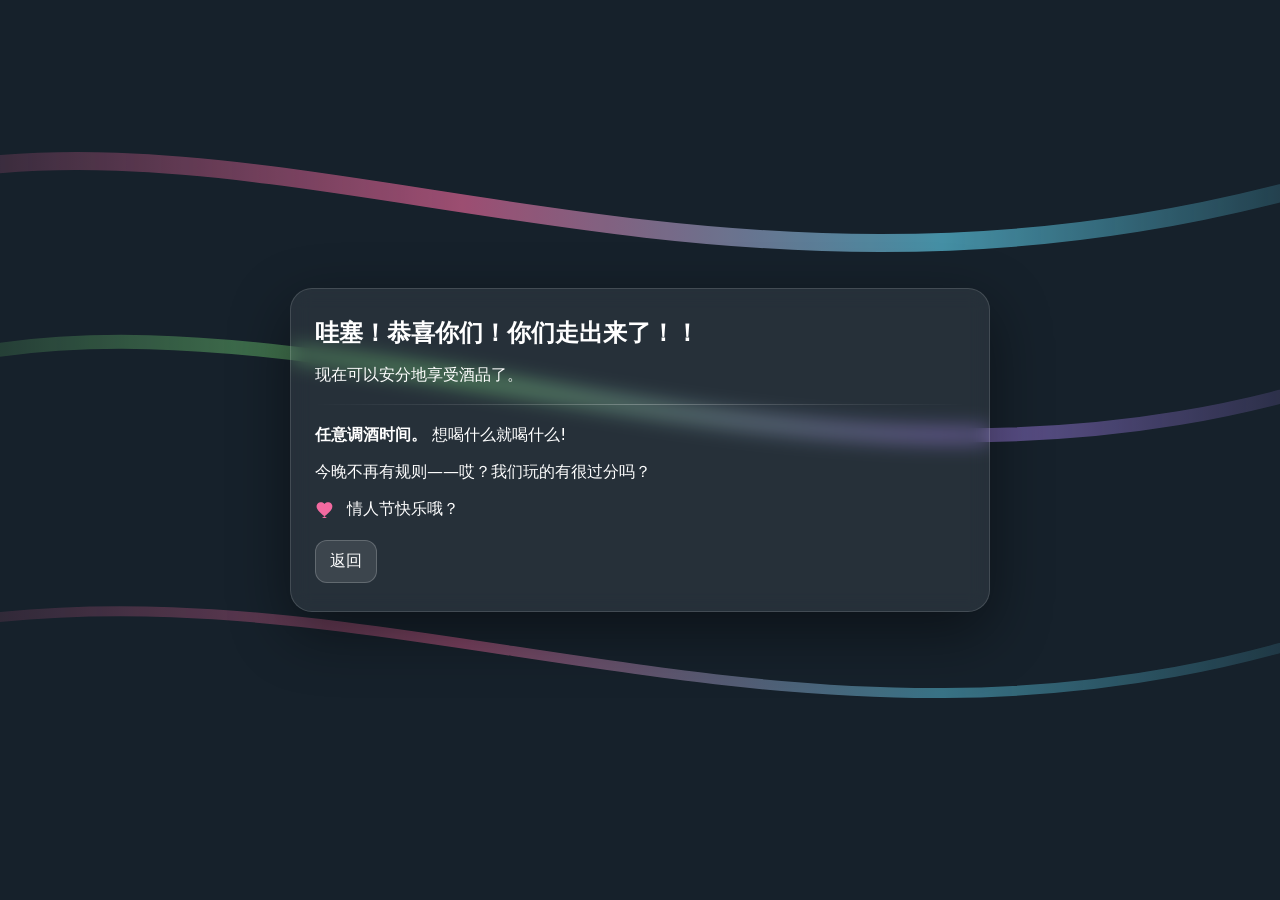
<file: chap_three/exit_index.html>
<!doctype html>
<html lang="zh-Hans">
<head>
<meta charset="utf-8" />
<meta name="viewport" content="width=device-width,initial-scale=1" />
<title>出口 · 任意调酒时间</title>

<style>
:root{
  --bg:#16212B;
  --card:rgba(255,255,255,.07);
  --bd:rgba(255,255,255,.14);
  --txt:#fff;
  --mut:rgba(255,255,255,.72);
  --shadow:0 20px 60px rgba(0,0,0,.45);

  --pink:#FF6FA6;
  --cyan:#68E1FF;
  --lime:#8CFF8A;
  --purple:#B38CFF;
  --gold:#F7D7A8;
}

*{box-sizing:border-box;}
html,body{height:100%;}

body{
  margin:0;
  background:var(--bg);
  color:var(--txt);
  font-family:system-ui,-apple-system,"PingFang SC","Microsoft YaHei",sans-serif;
  overflow:hidden;
}

/* ===== 全屏波浪 SVG 层 ===== */
.bg-waves{
  position:fixed;
  inset:0;
  width:100%;
  height:100%;
  z-index:0;
  opacity:.9;
}

/* ===== 全屏彩带 ===== */
.confetti{
  position:fixed;
  inset:0;
  pointer-events:none;
  z-index:1;
}

.confetti i{
  position:absolute;
  top:-20px;
  width:10px;
  height:18px;
  border-radius:2px;
  opacity:.85;
  animation:fall linear infinite;
  left:var(--x);
  animation-duration:var(--t);
  animation-delay:var(--d);
  background:var(--c);
}

@keyframes fall{
  to{
    transform:translateY(110vh) rotate(360deg);
  }
}

/* ===== 内容层 ===== */
.wrap{
  position:relative;
  z-index:5;
  height:100%;
  display:flex;
  align-items:center;
  justify-content:center;
  padding:20px;
}

.card{
  width:min(700px,100%);
  background:var(--card);
  border:1px solid var(--bd);
  border-radius:22px;
  padding:28px 24px;
  box-shadow:var(--shadow);
  backdrop-filter:blur(10px);
}

h1{
  margin:0 0 12px 0;
  font-size:24px;
}

p{
  line-height:1.7;
  margin:10px 0;
}

.rule{
  height:1px;
  background:linear-gradient(to right,transparent,rgba(255,255,255,.25),transparent);
  margin:16px 0;
}

.heart{
  width:24px;
  height:24px;
  animation:thump 1.2s ease-in-out infinite;
}

@keyframes thump{
  50%{ transform:scale(1.1); }
}

.actions{
  margin-top:18px;
  display:flex;
  gap:12px;
}

.btn{
  text-decoration:none;
  padding:10px 14px;
  border-radius:12px;
  border:1px solid rgba(255,255,255,.2);
  background:rgba(255,255,255,.1);
  color:white;
}

.btn:hover{
  background:rgba(255,255,255,.15);
}
</style>
</head>

<body>

<!-- ===== 全屏波浪背景 ===== -->
<svg class="bg-waves" viewBox="0 0 1440 900" preserveAspectRatio="none">
  <defs>
    <linearGradient id="g1" x1="0" x2="1">
      <stop offset="0%" stop-color="rgba(255,111,166,.0)"/>
      <stop offset="40%" stop-color="rgba(255,111,166,.8)"/>
      <stop offset="70%" stop-color="rgba(104,225,255,.8)"/>
      <stop offset="100%" stop-color="rgba(104,225,255,.0)"/>
    </linearGradient>
    <linearGradient id="g2" x1="0" x2="1">
      <stop offset="0%" stop-color="rgba(140,255,138,.0)"/>
      <stop offset="40%" stop-color="rgba(140,255,138,.7)"/>
      <stop offset="70%" stop-color="rgba(179,140,255,.7)"/>
      <stop offset="100%" stop-color="rgba(179,140,255,.0)"/>
    </linearGradient>
  </defs>

  <path d="M-200 200 C 300 50 800 400 1600 150"
        stroke="url(#g1)" stroke-width="18" fill="none" opacity=".8"/>

  <path d="M-200 400 C 300 200 900 600 1600 350"
        stroke="url(#g2)" stroke-width="14" fill="none" opacity=".8"/>

  <path d="M-200 650 C 400 500 900 850 1600 600"
        stroke="url(#g1)" stroke-width="10" fill="none" opacity=".6"/>
</svg>

<!-- ===== 全屏彩带 ===== -->
<div class="confetti">
  <!-- 多生成一些 -->
  <script>
    const colors = ["#FF6FA6","#68E1FF","#8CFF8A","#B38CFF","#F7D7A8"];
    for(let i=0;i<60;i++){
      const el=document.createElement("i");
      el.style.setProperty("--x", Math.random()*100+"%");
      el.style.setProperty("--t", (3+Math.random()*3)+"s");
      el.style.setProperty("--d", (-Math.random()*5)+"s");
      el.style.setProperty("--c", colors[Math.floor(Math.random()*colors.length)]);
      document.querySelector(".confetti").appendChild(el);
    }
  </script>
</div>

<!-- ===== 内容卡片 ===== -->
<div class="wrap">
  <div class="card">
    <h1>哇塞！恭喜你们！你们走出来了！！</h1>
    <p>现在可以安分地享受酒品了。</p>

    <div class="rule"></div>

    <p><strong>任意调酒时间。</strong> 想喝什么就喝什么!</p>
    <p>今晚不再有规则——哎？我们玩的有很过分吗？</p>

    <div style="display:flex;align-items:center;gap:8px;margin-top:10px;">
      <svg class="heart" viewBox="0 0 24 24">
        <path fill="rgba(255,111,166,.95)" 
        d="M12 21s-7.2-4.6-9.7-9C.6 8.7 2.2 5.8 5.3 5.2c1.7-.3 3.3.4 4.2 1.7.9-1.3 2.6-2 4.2-1.7 3.1.6 4.7 3.5 3 6.8-2.5 4.4-9.7 9-9.7 9z"/>
      </svg>
      <p style="margin:0;">情人节快乐哦？</p>
    </div>

    <div class="actions">
      <a class="btn" href="../index.html">返回</a>
    </div>
  </div>
</div>

</body>
</html>
</file>
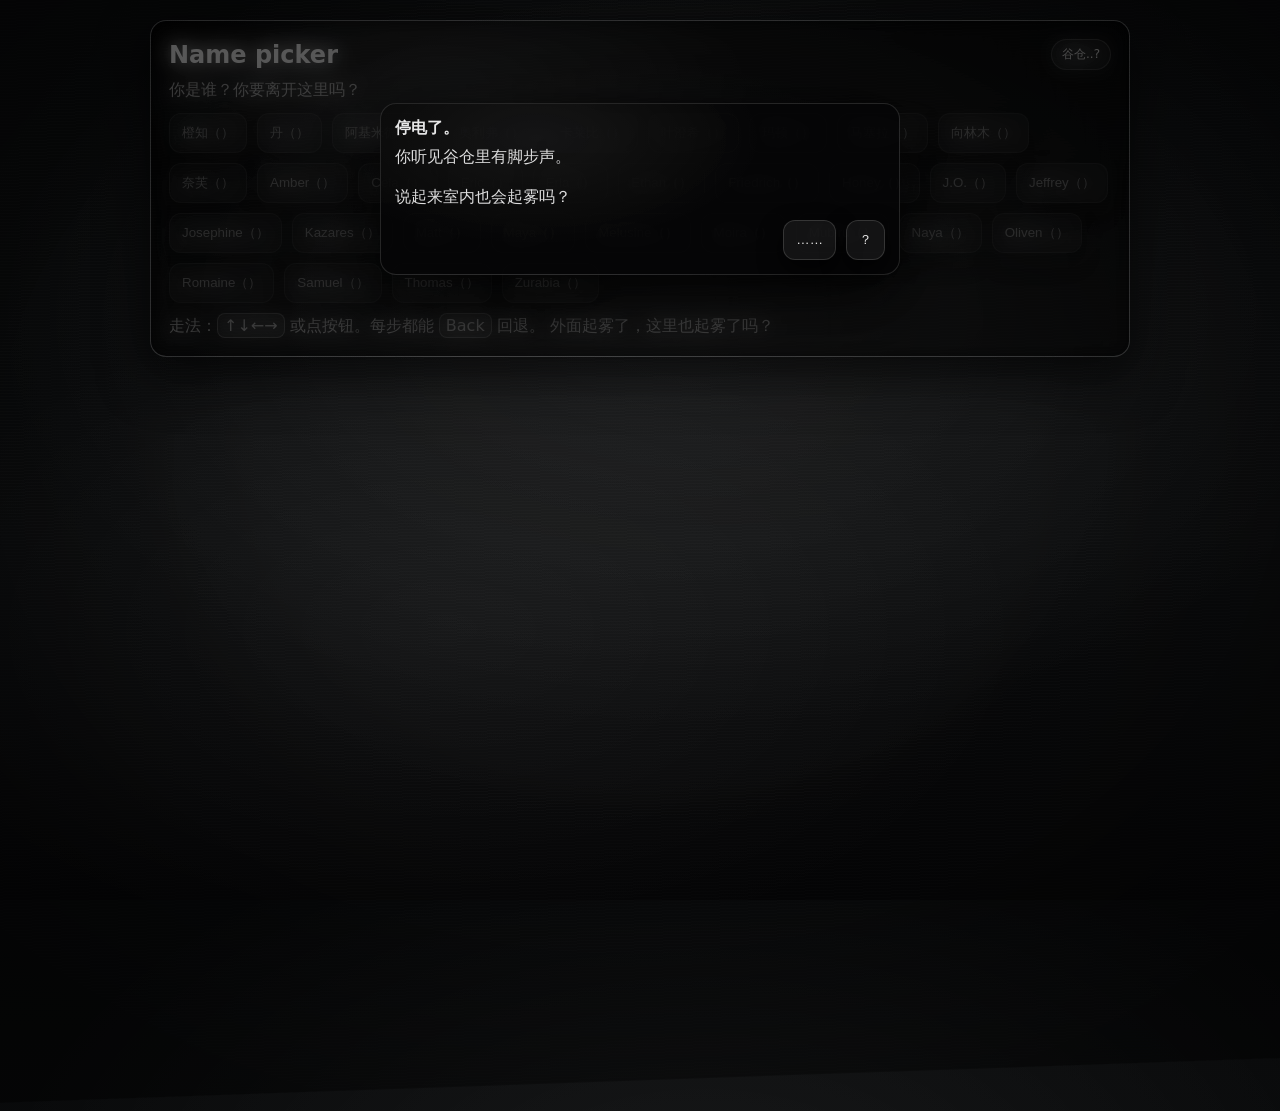
<file: chap_three/side_index.html>
<!doctype html>
<html lang="zh-Hans">
<head>
  <meta charset="utf-8" />
  <meta name="viewport" content="width=device-width,initial-scale=1" />
  <title>?????????</title>
  <style>
:root{
  --bg:#0b0c0d;
  --card:rgba(255,255,255,.045);
  --bd:rgba(255,255,255,.10);
  --txt:rgba(255,255,255,.88);
  --mut:rgba(255,255,255,.55);

  --btn:rgba(255,255,255,.06);
  --btn2:rgba(255,255,255,.11);

  --shadow:0 18px 50px rgba(0,0,0,.55);

  --cell:24px;
  --gap:4px;
  --round:16px;
}

/* ===== 基础 ===== */
*{ box-sizing:border-box; }
html,body{ height:100%; }
.hidden{ display:none !important; }
.mut{ color:var(--mut); }

body{
  margin:0;
  min-height:100dvh;
  display:flex;
  justify-content:center;
  align-items:center;

  background:
    radial-gradient(1200px 700px at 55% 35%, rgba(255,255,255,.06), rgba(0,0,0,0) 60%),
    radial-gradient(900px 520px at 35% 70%, rgba(255,255,255,.04), rgba(0,0,0,0) 65%),
    linear-gradient(180deg, #070809, #0b0c0d 60%, #060607);

  color:var(--txt);
  font-family:system-ui,-apple-system,"Segoe UI",Roboto,"PingFang SC","Microsoft YaHei",Arial,sans-serif;

  filter:saturate(.55) contrast(1.05);
  position:relative;
  overflow:hidden;
}

/* ===== 雾/噪点层 ===== */
body::before{
  content:"";
  position:fixed;
  inset:-20%;
  pointer-events:none;
  z-index:0;
  background:
    radial-gradient(1200px 900px at 50% 40%, rgba(255,255,255,.06), rgba(0,0,0,0) 58%),
    repeating-linear-gradient(0deg, rgba(255,255,255,.018) 0 1px, rgba(0,0,0,0) 1px 3px),
    radial-gradient(900px 700px at 50% 50%, rgba(0,0,0,0) 40%, rgba(0,0,0,.55) 78%, rgba(0,0,0,.78) 100%);
  mix-blend-mode:overlay;
  opacity:.55;
  transform:rotate(-2deg);
  animation:fogShift 9s ease-in-out infinite;
}

@keyframes fogShift{
  0%{ transform:translate3d(-1%, -1%, 0) rotate(-2deg); opacity:.50; }
  50%{ transform:translate3d(1.2%, 0.6%, 0) rotate(-1deg); opacity:.62; }
  100%{ transform:translate3d(-1%, -1%, 0) rotate(-2deg); opacity:.50; }
}

/* ===== 卡片 ===== */
.card{
  position:relative;
  z-index:1;
  width:min(94vw, 980px);

  background:
    radial-gradient(520px 240px at 30% 20%, rgba(255,255,255,.06), rgba(255,255,255,0) 60%),
    rgba(255,255,255,.035);

  border:1px solid rgba(255,255,255,.10);
  border-radius:var(--round);
  box-shadow:var(--shadow);
  backdrop-filter: blur(10px) saturate(.75);
  padding:18px;
  overflow:hidden;
}

/* ===== 常用布局类 ===== */
.row{
  display:flex;
  flex-wrap:wrap;
  gap:10px;
  align-items:center;
}

.topline{
  display:flex;
  align-items:center;
  justify-content:space-between;
  gap:12px;
  margin-bottom:10px;
}

.pill{
  font-size:12px;
  padding:6px 10px;
  border-radius:999px;
  border:1px solid rgba(255,255,255,.12);
  background:rgba(255,255,255,.04);
  color:rgba(255,255,255,.75);
}

.desc{
  white-space:pre-line;
  line-height:1.55;
  background:rgba(0,0,0,.22);
  border:1px solid rgba(255,255,255,.08);
  border-radius:14px;
  padding:12px;
  margin:12px 0;
}

.layout{
  display:grid;
  grid-template-columns: 1fr auto;
  gap:18px;
  align-items:start;
}
@media (max-width: 820px){
  .layout{ grid-template-columns: 1fr; }
}

/* ===== 按钮 ===== */
button{
  appearance:none;
  border:1px solid rgba(255,255,255,.14);
  background:rgba(255,255,255,.055);
  color:rgba(255,255,255,.86);
  padding:10px 12px;
  border-radius:12px;
  cursor:pointer;
  box-shadow:0 10px 26px rgba(0,0,0,.35);
  transition:transform .08s ease, background .12s ease, border-color .12s ease;
}
button:hover{
  background:rgba(255,255,255,.095);
  border-color:rgba(255,255,255,.18);
}
button:active{ transform:translateY(1px); }
button:disabled{
  opacity:.42;
  cursor:not-allowed;
  transform:none;
}

/* 补齐你用到但没写的类 */
.pickBtn{ padding:10px 12px; border-radius:12px; }
.btnTiny{ padding:8px 10px; border-radius:10px; font-size:12px; }
.kbd{
  display:inline-block;
  padding:2px 6px;
  border:1px solid rgba(255,255,255,.18);
  border-radius:8px;
  background:rgba(255,255,255,.06);
}

/* ===== 移动按钮 ===== */
.pad{
  display:grid;
  grid-template-columns: 1fr 1fr 1fr;
  grid-template-rows: auto auto auto auto auto;
  gap:10px;
  margin-top:12px;
}
.pad .up   { grid-column:2; grid-row:1; }
.pad .left { grid-column:1; grid-row:2; }
.pad .right{ grid-column:3; grid-row:2; }
.pad .down { grid-column:2; grid-row:3; }
.pad .home { grid-column:1 / span 3; grid-row:4; }
.pad .back { grid-column:1 / span 3; grid-row:5; }

/* ===== Map ===== */
.mapWrap{
  padding:12px;
  border:1px solid rgba(255,255,255,.10);
  border-radius:14px;
  background:rgba(0,0,0,.28);
  box-shadow: inset 0 0 0 1px rgba(0,0,0,.35);
  width: calc(10 * var(--cell) + 9 * var(--gap) + 24px);
}
@media (max-width: 820px){
  .mapWrap{ width:100%; }
}
.mapTitle{
  display:flex;
  align-items:baseline;
  justify-content:space-between;
  gap:10px;
  margin-bottom:10px;
}
.map{
  display:grid;
  grid-template-columns: repeat(10, var(--cell));
  grid-template-rows: repeat(10, var(--cell));
  gap: var(--gap);
  padding: 12px;
  border-radius: 12px;
  background: rgba(0,0,0,.18);
}
.cell{
  width: var(--cell);
  height: var(--cell);
  border-radius:5px;
  background:rgba(255,255,255,.02);
  box-shadow: inset 0 0 0 1px rgba(255,255,255,.04);
  transition:transform .12s ease, filter .12s ease, background .12s ease;
  position:relative;
}
.cell.n-open,
.cell.t-open{
  background:rgba(255,255,255,.14);
  outline:1px solid rgba(255,255,255,.18);
}
.cell.l-open{
  background:rgba(120,240,255,.16);
  outline:1px dashed rgba(120,240,255,.42);
}
.cell.l-locked{
  background:rgba(120,240,255,.07);
  outline:1px dashed rgba(120,240,255,.26);
}
.cell.here{
  background:#00e5ff;
  box-shadow:0 0 8px rgba(0,229,255,.55);
}

/* ===== Modal ===== */
.modal{
  position:fixed;
  inset:0;
  display:flex;
  align-items:center;
  justify-content:center;
  padding:18px;
  background:rgba(0,0,0,.62);
  backdrop-filter: blur(10px) saturate(.7);
  z-index:9999;
}
.modalBox{
  width:min(520px, 92vw);
  background:
    radial-gradient(380px 180px at 30% 20%, rgba(255,255,255,.06), rgba(255,255,255,0) 60%),
    rgba(12,13,14,.92);
  border:1px solid rgba(255,255,255,.12);
  border-radius:16px;
  box-shadow:0 22px 70px rgba(0,0,0,.62);
  padding:14px;
}
.modalTitle{ font-weight:700; margin-bottom:8px; }
.modalBody{ color:rgba(255,255,255,.84); white-space:pre-line; }
.modalActions{
  display:flex;
  gap:10px;
  justify-content:flex-end;
  margin-top:12px;
}

body{
  margin:0;
  min-height:100dvh;

  display:flex;
  justify-content:center;

  /* 手机不要强制垂直居中 */
  align-items:flex-start;

  padding:20px 0;

  overflow-x:hidden;   /* 只禁横向 */
  overflow-y:auto;     /* 允许纵向滚动 */
}
  </style>
</head>

<body>
  <div class="card">

    <!-- Picker -->
    <div id="picker">
      <div class="topline">
        <h2 style="margin:0;">Name picker</h2>
        <div class="pill">谷仓..?</div>
      </div>
      <div class="mut">你是谁？你要离开这里吗？</div>

      <div class="row" id="pickerBtns" style="margin-top:12px;"></div>

      <div class="mut" style="margin-top:10px;">
        走法：<span class="kbd">↑↓←→</span> 或点按钮。每步都能 <span class="kbd">Back</span> 回退。
        外面起雾了，这里也起雾了吗？
      </div>
    </div>
<div id="modal" class="modal hidden" role="dialog" aria-modal="true">
  <div class="modalBox">
    <div class="modalTitle" id="modalTitle">提示</div>
    <div class="modalBody" id="modalBody">...</div>
    <div class="modalActions">
      <button id="modalCancel" type="button">取消</button>
      <button id="modalOk" type="button">确定</button>
    </div>
  </div>
</div>
    <!-- Game -->
    <div id="game" class="hidden">
      <div class="layout">

        <div>
          <div class="topline">
            <div>
              <h2 id="title" style="margin:0;">谷仓迷宫</h2>
              <div class="mut" id="subline"></div>
            </div>
            <div class="row">
              <button id="keyBtn" class="btnTiny hidden" type="button" title="只有部分名字会看到这个按钮">🔑</button>
              <button class="btnTiny" type="button" onclick="resetToStart()">回到起始点</button>
            </div>
          </div>

          <div class="desc" id="desc"></div>

          <div class="pad" id="moveBtns"></div>

          <div class="mut" style="margin-top:10px;">
           你看到亮的，就是你“现在能走到”的前后左右。
          </div>
        </div>

        <div class="mapWrap">
          <div class="mapTitle">
            <div style="font-weight:600;">Map 10×10</div>
            <div class="mut" id="mapHint">邻接亮格</div>
          </div>
          <div class="map" id="map"></div>
          <div class="mut" style="margin-top:10px;">
            当前格最亮；周围能走的格子会亮。
          </div>
        </div>

      </div>

    </div>

  </div>

<script>
(() => {
  const $ = (id) => document.getElementById(id);

     const peopleDB= { 
  "橙知": { key:false },
  "丹": { key:false },
  "Eric": { key:false },
  "Ethan": { key:false },
  "阿基米德": { key:false },
  "Friedrich": { key:false },
  "Honey": { key:false },
  "J.O.": { key:true },          // ✅
  "Kazares": { key:false },
  "奥利弗": { key:true },        // ✅
  "Matt": { key:false },
  "Mubiru": { key:false },
  "Samuel": { key:false },
  "Thomas": { key:false },
  "卡莱比": { key:false },
  "叶澄希": { key:false },

  "Amber": { key:false },
  "Cela": { key:false },
  "Jeffrey": { key:true },       // ✅
  "玛顿": { key:false },
  "Maya": { key:true },          // ✅
  "马塞拉": { key:false },
  "Melusine": { key:false },
  "Naya": { key:true },          // ✅
  "Romaine": { key:false },
  "向林木": { key:true },        // ✅
  "奈芙": { key:false },
  "Zurabia": { key:false },
  "Moira": { key:false },
  "Erla": { key:false },
  "Josephine": { key:false },
  "Oliven": { key:false }
};

function isEnglish(name){
  return /^[A-Za-z.\s]+$/.test(name);
}

const allNames = Object.keys(peopleDB);

// 中文在前（保持原顺序）
const chineseNames = allNames.filter(n => !isEnglish(n));

// 英文在后（A-Z）
const englishNames = allNames
  .filter(n => isEnglish(n))
  .sort((a,b) => a.localeCompare(b, "en"));

const SORTED_NAMES = [...chineseNames, ...englishNames];

const NAMES_DB = SORTED_NAMES.map(name => ({
  name,
  key: peopleDB[name].key,
  note: peopleDB[name].key ? "" : ""
}));


  function renderPicker(){
    const box = $("pickerBtns");
    if(!box) return;
    box.innerHTML = "";
    for(const p of NAMES_DB){
      const b = document.createElement("button");
      b.className = "pickBtn";
      b.type = "button";
      b.textContent = `${p.name}（${p.note}）`;
      b.addEventListener("click", ()=> startGame(p.name));
      box.appendChild(b);
    }
  }

  function setPickerEnabled(on){
    document.querySelectorAll("#picker .pickBtn").forEach(btn=>{
      btn.disabled = !on;
    });
  }

  /* ===== Modal helper ===== */
  let modalResolve = null;
  let modalStage = 0;

  function closeModal(result){
    const modal = $("modal");
    if(!modal) return;
    modal.classList.add("hidden");
    modalStage = 0;

    if(modalResolve){
      const r = modalResolve;
      modalResolve = null;
      r(result);
    }
  }

  function openModal({
    title="提示",
    body="",
    okText="确定",
    cancelText="取消",
    danger=false,
    scareOnCancel=false,
    scareTitle="……",
    scareBody="这里是哪里？",
    scareOkText="……",
    scareCancelText="继续",
    // 关键：避免“我点到遮罩所以一闪而过”
    closeOnOverlay=false,
  }){
    const modal = $("modal");
    const titleEl = $("modalTitle");
    const bodyEl  = $("modalBody");
    const okBtn   = $("modalOk");
    const cancelBtn = $("modalCancel");

    if(!modal || !titleEl || !bodyEl || !okBtn || !cancelBtn){
      console.error("Modal DOM missing:", {modal, titleEl, bodyEl, okBtn, cancelBtn});
      return Promise.resolve(false);
    }

    modalStage = 0;

    titleEl.textContent = title;
    bodyEl.textContent = body;

    okBtn.textContent = okText;
    cancelBtn.textContent = cancelText;

    okBtn.style.outline = danger ? "1px solid rgba(255,90,90,.55)" : "";
    okBtn.style.background = danger ? "rgba(255,90,90,.16)" : "";

    okBtn.onclick = null;
    cancelBtn.onclick = null;
    modal.onclick = null;

    const box = modal.querySelector(".modalBox");
    if(box) box.onclick = (e)=>e.stopPropagation();

    okBtn.onclick = (e)=>{
      e.preventDefault();
      e.stopPropagation();
      closeModal(true);
    };

    cancelBtn.onclick = (e)=>{
      e.preventDefault();
      e.stopPropagation();

      if(scareOnCancel && modalStage === 0){
        modalStage = 1;E
        titleEl.textContent = scareTitle;
        bodyEl.textContent  = scareBody;
        okBtn.textContent   = scareOkText;
        cancelBtn.textContent = scareCancelText;
        return;
      }
      closeModal(false);
    };

    if(closeOnOverlay){
      modal.onclick = ()=> cancelBtn.click();
    }

    document.addEventListener("keydown", function onEsc(ev){
      if(ev.key === "Escape") cancelBtn.click();
    }, { once:true });

    modal.classList.remove("hidden");
    return new Promise((resolve)=>{ modalResolve = resolve; });
  }


  /* ===== 迷宫数据 ===== */
  const GRID_STR = [
    "###T##T###",
    "#T#TTTTTNN",
    "TTTT#T##N#",
    "#T#NNN##NT",
    "TT#N#NNNN#",
    "#T#N##T#T#",
    "#NNNN#T#T#",
    "##N#NTTTTT",
    "##NNN#T#TT",
    "TTT#####T#",
  ];

  const LOCKED_DOORS = [
    [[3,1],[4,1]],
    [[7,1],[8,1]],
    [[1,1],[1,2]],
    [[5,2],[5,3]],
    [[3,2],[3,3]],
    [[8,4],[8,5]],
    [[4,7],[5,7]],
    [[6,7],[7,7]],
  ];

  const START = [1,6];
  const EXIT  = [9,1];
  const EXIT_URL = "./exit_index.html";

  let exitPrompted = false;
  let exitAsking = false;

  const W=10, H=10;
  function inb(x,y){ return x>=0 && x<W && y>=0 && y<H; }
  function cellType(x,y){ return GRID_STR[y]?.[x] ?? "#"; }
  function isWalkCell(x,y){ const t=cellType(x,y); return t==="N" || t==="T"; }

  const LOCK = new Set();
  for(const [a,b] of LOCKED_DOORS){
    const [x1,y1]=a,[x2,y2]=b;
    LOCK.add(`${x1},${y1}|${x2},${y2}`);
    LOCK.add(`${x2},${y2}|${x1},${y1}`);
  }
  function isLockedEdge(x,y,nx,ny){ return LOCK.has(`${x},${y}|${nx},${ny}`); }

  function canStep(x,y,nx,ny, canOpenLocks){
    if(!inb(nx,ny)) return false;
    if(Math.abs(nx-x)+Math.abs(ny-y)!==1) return false;
    if(!isWalkCell(nx,ny)) return false;
    if(isLockedEdge(x,y,nx,ny) && !canOpenLocks) return false;
    return true;
  }

  function neighborsInfo(x,y, canOpenLocks){
    const dirs = [
      {k:"U", label:"↑ 上", nx:x, ny:y-1},
      {k:"D", label:"↓ 下", nx:x, ny:y+1},
      {k:"L", label:"← 左", nx:x-1, ny:y},
      {k:"R", label:"→ 右", nx:x+1, ny:y},
    ];
    return dirs.map(d=>{
      if(!inb(d.nx,d.ny)) return {...d, exists:false, cell:"#", locked:false, ok:false};
      const t = cellType(d.nx,d.ny);
      const locked = isLockedEdge(x,y,d.nx,d.ny);
      const ok = canStep(x,y,d.nx,d.ny, canOpenLocks);
      return {...d, exists:true, cell:t, locked, ok};
    });
  }

  const S = {
    name:null,
    hasKey:false,
    keysLeft:0,
    pos:[...START],
    history:[],
    exploded:false,
    fail:0,
    flashMsg:"",
  };

  /* ===== map init（加 null 保护） ===== */
  const mapEl = $("map");
  const cells = [];
  if(mapEl){
    for(let y=0;y<10;y++){
      for(let x=0;x<10;x++){
        const d=document.createElement("div");
        d.className="cell";
        mapEl.appendChild(d);
        cells.push(d);
      }
    }
  }else{
    console.error("#map not found");
  }
  function cellAt(x,y){ return cells[y*10 + x]; }

  function updateMapAdj(){
    if(!cells.length) return;

    cells.forEach(c=>c.classList.remove("here","n-open","t-open","l-open","l-locked"));
    const [x,y]=S.pos;
    cellAt(x,y)?.classList.add("here");

    const ns = neighborsInfo(x, y, S.keysLeft > 0);
    for(const n of ns){
      if(!n.exists) continue;
      if(n.cell==="#") continue;
      const c = cellAt(n.nx,n.ny);
      if(!c) continue;

      if(n.locked){
        if(n.ok) c.classList.add("l-open");
        else c.classList.add("l-locked");
      }else{
        if(n.cell==="N") c.classList.add("n-open");
        if(n.cell==="T") c.classList.add("t-open");
      }
    }
  }

  function startGame(name){
    S.name = name;
    const p = NAMES_DB.find(v=>v.name===name);
    S.hasKey = !!p?.key;
    S.keysLeft = S.hasKey ? 3 : 0;

    S.pos=[...START];
    S.history=[];
    S.exploded=false;
    S.fail=0;
    S.flashMsg="";

    $("picker")?.classList.add("hidden");
    $("game")?.classList.remove("hidden");

    const keyBtn = $("keyBtn");
    if(keyBtn){
      keyBtn.classList.toggle("hidden", !S.hasKey);
      keyBtn.disabled = true;
    }

    exitPrompted = false;
    exitAsking = false;
    render();
  }
  window.startGame = startGame;

  function resetToStart(){
    S.pos=[...START];
    S.history=[];
    S.exploded=false;
    S.flashMsg="";
    exitPrompted = false;
    exitAsking = false;
    render();
  }
  window.resetToStart = resetToStart;

  function boom(msg){
    S.exploded=true;
    S.fail++;
    S.flashMsg="";
    const desc = $("desc");
    if(desc){
      desc.textContent = msg + "\n\n你可以回起始点，或者（如果你还有 Back）先后退离开这个位置。";
    }
    renderButtonsAfterBoom();
    updateMapAdj();
  }

  async function tryMove(dir){
    const [x,y]=S.pos;
    const ns = neighborsInfo(x, y, S.keysLeft > 0);
    const n = ns.find(v=>v.k===dir);

    if(!n || !n.exists || n.cell==="#"){
      return boom("你摸到了一面实心墙。谷仓里有东西在笑。");
    }

    if(n.locked && S.keysLeft <= 0){
      return boom("门把手拧不动。锁孔里像有眼睛。你眨了一下——不对，是它眨了。");
    }

    if(n.locked && S.keysLeft > 0){
      const ok = await openModal({
        title: "门",
        body: `前方是上锁的门。\n要使用万能钥匙开门吗？\n（剩余 ${S.keysLeft}/3）`,
        okText: "使用钥匙",
        cancelText: "先不",
        closeOnOverlay: false,
      });

      if(!ok){
        S.flashMsg = "你把手收了回来。门那边很安静。";
        render();
        return;
      }

      S.keysLeft = Math.max(0, S.keysLeft - 1);
      S.history.push([x,y]);
      S.pos=[n.nx,n.ny];
      S.exploded=false;

      S.flashMsg = (S.keysLeft === 0)
        ? "咔哒。门开了。\n\n你手里的万能钥匙发出一声脆响，断了。"
        : "咔哒。门开了。";

      render();
      return;
    }

    if(n.ok){
      S.history.push([x,y]);
      S.pos=[n.nx,n.ny];
      S.exploded=false;
      S.flashMsg="";
      render();
      return;
    }

    return boom("你走错了。");
  }

  function backStep(){
    if(S.history.length===0) return;
    const prev = S.history.pop();
    S.pos=[...prev];
    S.exploded=false;
    S.flashMsg="";
    render();
  }

  function atExit(){
    const [x,y]=S.pos;
    return x===EXIT[0] && y===EXIT[1];
  }

  function renderMoveButtons(){
    const wrap = $("moveBtns");
    if(!wrap) return;
    wrap.innerHTML = "";

    const [x,y]=S.pos;
    const ns = neighborsInfo(x, y, S.keysLeft > 0);
    const order = [
      {k:"U", cls:"up"},
      {k:"L", cls:"left"},
      {k:"D", cls:"down"},
      {k:"R", cls:"right"},
    ];

    for(const item of order){
      const n = ns.find(v=>v.k===item.k);
      const b = document.createElement("button");

      let tag="";
      if(!n.exists || n.cell==="#") tag="（墙）";
      else if(n.locked && S.keysLeft <= 0) tag="（锁）";

      b.textContent = `${n.label} ${tag}`;
      b.className = item.cls;
      b.onclick = ()=>tryMove(n.k);
      wrap.appendChild(b);
    }

    const back=document.createElement("button");
    back.textContent = `Back（后退）`;
    back.className = "back";
    back.disabled = S.history.length===0;
    back.onclick = backStep;
    wrap.appendChild(back);
  }

  function renderButtonsAfterBoom(){
    const wrap = $("moveBtns");
    if(!wrap) return;
    wrap.innerHTML = "";

    const home = document.createElement("button");
    home.textContent = "原路返回到起点。";
    home.className = "home";
    home.onclick = resetToStart;
    wrap.appendChild(home);

    const back = document.createElement("button");
    back.textContent = "Back（后退）";
    back.className = "back";
    back.disabled = S.history.length===0;
    back.onclick = backStep;
    wrap.appendChild(back);
  }

  function render(){
    const subline = $("subline");
    const desc = $("desc");

    const keyState = S.hasKey ? `万能钥匙：${S.keysLeft}/3` : "无钥匙";
    const [x,y]=S.pos;

    if(subline) subline.textContent = `name: ${S.name} · pos: (${x},${y}) · fail: ${S.fail} · ${keyState}`;

    if(atExit() && !S.exploded){
      if(desc){
        desc.textContent = "你走到了出口！\n\n（点确定离开；点取消可以继续乱走，或者回起始点再试。）";
      }

      if(!exitPrompted && !exitAsking){
        exitPrompted = true;
        exitAsking = true;

        openModal({
          title: "出口",
          body: "你走到了出口！\n现在离开迷宫吗？",
          okText: "离开",
          cancelText: "继续走",
          closeOnOverlay: false,
        }).then((ok)=>{
          exitAsking = false;
          if(ok) window.location.href = EXIT_URL;
        });
      }
    }else{
      exitPrompted = false;
      exitAsking = false;

      if(!S.exploded && desc){
        if(S.flashMsg){
          desc.textContent = S.flashMsg;
          S.flashMsg = "";
        }else{
          const t=cellType(x,y);
          const vibe = (t==="N")
            ? "脚下的路很稳，像有人刻意铺出来的。"
            : "脚下是干燥的木板路，尘土很轻。";

          const ns = neighborsInfo(x, y, S.keysLeft > 0).filter(n => n.exists && n.cell !== "#");
          const hint = ns.map(n=>{
            if(n.locked) return `${n.label}(锁)`;
            return `${n.label}(路)`;
          }).join(" · ") || "四面都是墙。";

          desc.textContent = `你在谷仓迷宫里。\n${vibe}\n\n可走方向：${hint}`;
        }
      }
    }

    if(S.exploded) renderButtonsAfterBoom();
    else renderMoveButtons();

    updateMapAdj();

    const keyBtn = $("keyBtn");
    if(keyBtn){
      if(S.hasKey){
        keyBtn.textContent = `万能钥匙：${S.keysLeft}/3`;
        keyBtn.classList.toggle("hidden", false);
      }else{
        keyBtn.classList.toggle("hidden", true);
      }
    }
  }

  document.addEventListener("keydown",(e)=>{
    if($("game")?.classList.contains("hidden")) return;
    const k=e.key;
    if(k==="ArrowUp") return tryMove("U");
    if(k==="ArrowDown") return tryMove("D");
    if(k==="ArrowLeft") return tryMove("L");
    if(k==="ArrowRight") return tryMove("R");
    if(k==="Backspace" || k==="z" || k==="Z") return backStep();
  });

  /* ===== 开场弹窗：选名字之前 ===== */
  window.addEventListener("DOMContentLoaded", async ()=>{
    console.log("DOM ready -> renderPicker + openModal");

    renderPicker();
    setPickerEnabled(false);

    const ok = await openModal({
      title: "停电了。",
      body: "你听见谷仓里有脚步声。\n\n说起来室内也会起雾吗？",
      okText: "？",
      cancelText: "……",
      scareOnCancel: true,
      scareTitle: "别回头",
      scareBody: "似乎有门在你不远处关上了。",
      scareOkText: "继续",
      scareCancelText: "继续",
      closeOnOverlay: false, // 关键：避免一闪而过
    });

    console.log("opening modal resolved:", ok);
    setPickerEnabled(true);
  });

})();
</script>
</body>
</html>
</file>
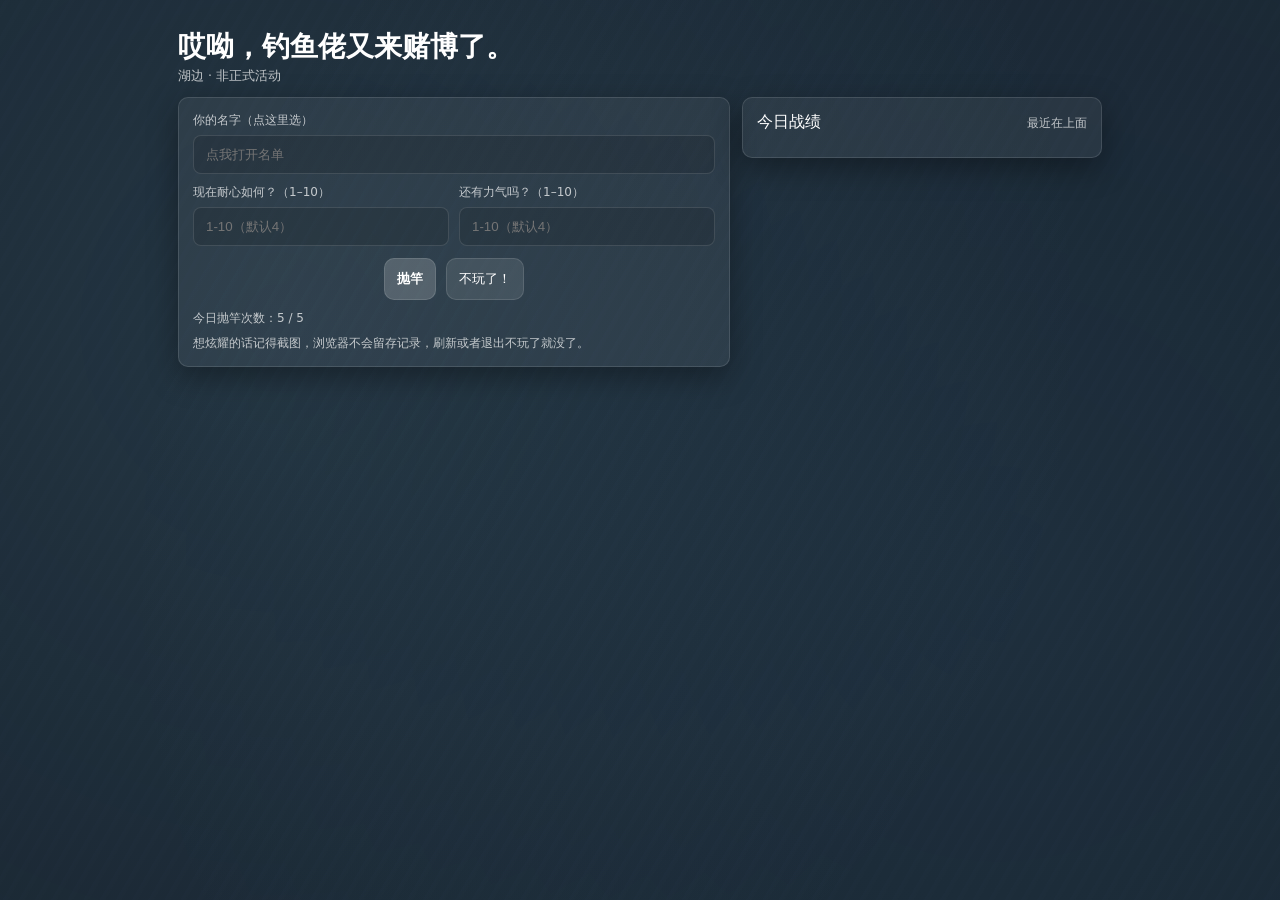
<file: chap_two/side_index.html>
<!DOCTYPE html>
<html lang="zh-Hans">
<head>
  <meta charset="utf-8" />
  <meta name="viewport" content="width=device-width,initial-scale=1" />
  <title>Heart to Beat · Fishing</title>

  <style>
:root{
  --bg:#1A2733;  
  --card:rgba(255,255,255,.06);
  --bd:rgba(255,255,255,.12);
  --txt:#fff;
  --mut:rgba(255,255,255,.72);
  --btn:rgba(255,255,255,.10);
  --btn2:rgba(255,255,255,.16);
  --shadow:0 10px 30px rgba(0,0,0,.35);
}

*{ box-sizing:border-box; }

body{
  margin:0;
  min-height:100vh;
  font-family:system-ui,-apple-system,"Segoe UI",Roboto,"PingFang SC","Microsoft YaHei",Arial,sans-serif;
  background:var(--bg);
  color:var(--txt);
  display:flex;
  justify-content:center;
}

body::before{
  content:"";
  position:fixed;
  inset:-20%;
  z-index:-1;

  background:
    radial-gradient(circle at 30% 40%, rgba(120,180,200,.10), transparent 55%),
    radial-gradient(circle at 70% 60%, rgba(80,140,180,.08), transparent 60%);

  animation: waterMove 26s linear infinite;
  pointer-events:none;
}

body::after{
  content:"";
  position:fixed;
  inset:-15%;
  z-index:-1;

  background:
    repeating-linear-gradient(
      120deg,
      rgba(255,255,255,.025) 0px,
      rgba(255,255,255,.025) 2px,
      transparent 6px,
      transparent 14px
    );

  animation: ripple 18s linear infinite;
  mix-blend-mode:overlay;
  pointer-events:none;
}

@keyframes ripple{
  from{ transform:translateX(0); }
  to{ transform:translateX(-80px); }
}

.wrap{
  width:min(980px,100%);
  padding:clamp(14px,3vw,28px);
  display:flex;
  flex-direction:column;
  gap:12px;
}

h2{ margin:0; font-size:clamp(18px,3.6vw,28px); }
.subtitle{ color:var(--mut); font-size:12.5px; margin-top:2px; }

.layout{
  display:grid;
  grid-template-columns: minmax(0, 1fr) 360px;
  gap:12px;
  align-items:start;
}

.card{
  background:var(--card);
  border:1px solid var(--bd);
  border-radius:10px;
  box-shadow:var(--shadow);
  padding:14px;
}

label{
  display:block;
  font-size:12px;
  color:var(--mut);
  margin-bottom:6px;
}

.row{ display:flex; gap:10px; flex-wrap:wrap; }
.row > div{ flex:1; min-width:160px; }

input{
  width:100%;
  padding:11px 12px;
  border:1px solid var(--bd);
  background:rgba(0,0,0,.12);
  color:var(--txt);
  border-radius:8px;
  outline:none;
}

input:disabled{
  opacity:1;
  cursor:default;
  background:rgba(0,0,0,.18);
  border-color:var(--bd);
  color:rgba(255,255,255,.85);
}

button{
  border:1px solid var(--bd);
  background:var(--btn);
  color:var(--txt);
  padding:11px 12px;
  border-radius:10px;
  cursor:pointer;
  white-space:nowrap;
}
button:hover{ background:var(--btn2); }
button.primary{ background:rgba(255,255,255,.18); font-weight:600; }
button:disabled{ opacity:.45; cursor:not-allowed; }

.center{ text-align:center; }
.hidden{ display:none; }

hr{
  border:none;
  border-top:1px solid var(--bd);
  margin:10px 0;
}

.muted{ color:var(--mut); font-size:12px; }

/* 右侧战绩 */
.sideTitle{
  display:flex;
  justify-content:space-between;
  align-items:baseline;
  gap:10px;
  margin-bottom:10px;
}

ul.log{
  list-style:none;
  padding:0;
  margin:0;
  display:flex;
  flex-direction:column;
  gap:10px;
}

.logItem{
  padding:10px 12px;
  border:1px solid var(--bd);
  border-radius:10px;
  background:rgba(0,0,0,.10);
  line-height:1.45;
  font-size:13px;
}

.pill{
  display:inline-block;
  font-size:12px;
  padding:2px 8px;
  border:1px solid var(--bd);
  border-radius:999px;
  color:var(--mut);
  margin-right:8px;
  background:rgba(0,0,0,.10);
}

.pill.success{
  color:#6fdc8c;
  border-color:#2f6f4f;
  background:rgba(111,220,140,0.08);
}
.pill.fail{
  color:#ff6b6b;
  border-color:#7a2f2f;
  background:rgba(255,107,107,0.08);
}

/* mobile */
@media (max-width:860px){
  .layout{
    display:flex;
    flex-direction:column;
    gap:12px;
  }
}

@keyframes waterMove{
  0%{ transform:translate(0,0); }
  50%{ transform:translate(-3%, -2%); }
  100%{ transform:translate(0,0); }
}

/* 抛竿水波 */
.ripple{
  position:fixed;
  left:50%;
  top:50%;
  width:40px;
  height:40px;
  border-radius:50%;
  border:1.5px solid rgba(255,255,255,.35);
  transform:translate(-50%,-50%) scale(0.2);
  opacity:.6;
  pointer-events:none;
  z-index:-1;
  animation:rippleExpand 1.2s ease-out forwards;
}

@keyframes rippleExpand{
  0%{
    transform:translate(-50%,-50%) scale(0.2);
    opacity:.6;
  }
  100%{
    transform:translate(-50%,-50%) scale(8);
    opacity:0;
  }
}

/* 轻微摇晃 */
.shake-soft{ animation: shakeSoft .45s ease-out; }
@keyframes shakeSoft{
  0%   { transform: translateX(0); }
  20%  { transform: translateX(-4px); }
  40%  { transform: translateX(4px); }
  60%  { transform: translateX(-2px); }
  80%  { transform: translateX(2px); }
  100% { transform: translateX(0); }
}

/* ====== Name Picker（大富翁同款：弹窗 + 搜索 + 选中）====== */
.pickerMask{
  position:fixed;
  inset:0;
  background:rgba(0,0,0,.55);
  backdrop-filter: blur(2px);
  display:none;
  align-items:center;
  justify-content:center;
  padding:18px;
  z-index:99;
}
.pickerMask.show{ display:flex; }

.pickerCard{
  width:min(760px,100%);
  background:rgba(20,30,40,.92);
  border:1px solid var(--bd);
  border-radius:14px;
  box-shadow:var(--shadow);
  padding:14px;
}

.pickerTop{
  display:flex;
  align-items:center;
  justify-content:space-between;
  gap:10px;
  margin-bottom:10px;
}

.pickerTitle{
  font-weight:700;
  font-size:14px;
}
.pickerHint{
  color:var(--mut);
  font-size:12px;
  margin-top:2px;
}

.pickerGrid{
  margin-top:8px;
  display:grid;
  grid-template-columns: repeat(auto-fill, minmax(90px, 1fr));
  gap:6px;
}

@media (max-width:560px){
  .pickerGrid{
    grid-template-columns: repeat(3, minmax(0, 1fr)); /* 手机3列 */
  }
}

.pickerBtn{
  text-align:center;
  padding:6px 2px;   /* 上下变薄，左右变窄 */
  border-radius:0;
  border:1px solid var(--bd);
  background:rgba(255,255,255,.06);
  cursor:pointer;
}

.pickerBtn b{
  font-size:12px;
  line-height:1.1;
}

.pickerBtn:hover{ background:rgba(255,255,255,.10); }


.pickerBtn .mini{
  color:var(--mut);
  font-size:11px;
  margin-top:2px;
}

.smallRow{
  display:flex;
  gap:10px;
  align-items:center;
}

  </style>
</head>

<body>
  <div class="wrap">
    <div>
      <h2>哎呦，钓鱼佬又来赌博了。</h2>
      <div class="subtitle">湖边 · 非正式活动</div>
    </div>

    <div class="layout">
      <!-- 左侧主区 -->
      <div style="display:flex; flex-direction:column; gap:12px;">
        <div class="card">
          <label>你的名字（点这里选）</label>
          <input id="pName" placeholder="点我打开名单" readonly>

          <div class="row" style="margin-top:10px;">
            <div>
              <label>现在耐心如何？（1–10）</label>
              <input id="pPat" type="number" min="1" max="10" placeholder="1-10（默认4）">
            </div>
            <div>
              <label>还有力气吗？（1–10）</label>
              <input id="pStr" type="number" min="1" max="10" placeholder="1-10（默认4）">
            </div>
          </div>

          <div class="center" style="margin-top:12px; display:flex; gap:10px; justify-content:center; align-items:center;">
            <button id="castBtn" class="primary" onclick="fish()">抛竿</button>
            <button id="quitBtn" onclick="quitNow()">不玩了！</button>
          </div>

          <div class="muted" style="margin-top:10px;">
            今日抛竿次数：<span id="castsLeft">5</span> / 5
          </div>

          <div class="muted" style="margin-top:8px;">
            想炫耀的话记得截图，浏览器不会留存记录，刷新或者退出不玩了就没了。
          </div>
        </div>

        <!-- 钓鱼结果 -->
        <div id="result" class="card hidden"></div>

        <!-- 帮忙选择 -->
        <div id="helpBox" class="card hidden center">
          <div style="margin-bottom:10px;">
            老天，这是什么运气？！<br>
            但这条鱼太大了，要不要找人帮忙？
          </div>

          <div class="muted" style="margin-bottom:8px; font-size:12px;">
            看什么啊，我都给你机会和 Crush 互动了！
          </div>

          <label style="text-align:left;">你的亲亲帮手姓名为？（点这里选）</label>
          <input id="helperName" placeholder="点我打开名单" readonly>

          <div style="margin-top:10px;">
            <button onclick="resolve(true)">找人帮忙！</button>
            <button onclick="resolve(false)">我非要自己来。</button>
          </div>
        </div>

        <!-- 5次用完后的结算选择 -->
        <div id="endBox" class="card hidden center">
          <div style="margin-bottom:10px;">
            时间差不多了，总不能钓一天鱼吧？！
          </div>
          <button onclick="fishAllDay()">我非要钓一天</button>
          <button onclick="wrapUp()">算了，差不多收拾一下要回去了。</button>
        </div>
      </div>

      <!-- 右侧记录区 -->
      <div class="card">
        <div class="sideTitle">
          <div>今日战绩</div>
          <div class="muted">最近在上面</div>
        </div>
        <ul id="log" class="log"></ul>
      </div>
    </div>
  </div>

  <!-- ====== Name Picker Modal ====== -->
  <div id="pickerMask" class="pickerMask" aria-hidden="true">
    <div class="pickerCard">
      <div class="pickerTop">
        <div>
          <div id="pickerTitle" class="pickerTitle">选择名字</div>
          <div class="pickerHint">支持搜索；点名字即可填入。</div>
        </div>
        <button id="pickerCloseBtn" class="smallBtn">关闭</button>
      </div>

      <div class="smallRow">
        <input id="pickerSearch" placeholder="搜索名字（中英文都行）">
        <button id="pickerClearBtn">清空</button>
      </div>

      <div id="pickerGrid" class="pickerGrid"></div>

      <div class="muted" style="margin-top:10px;">
      </div>
    </div>
  </div>

<script>
/* ===== data ===== */

  const PAT_TXT = {
  low: {
    miss: [
      "你只盯了十几秒就开始烦了：这水面怎么一点动静都没有？",
      "你手指都在抖，线还没沉稳，你已经想把鱼竿当武器了。",
      "你盯着浮漂的眼神像在催债：要么上钩，要么散伙。"
    ],
    hit: [
      "你几乎是“碰运气式”地一甩，结果还真给你碰到了。",
      "你本来都要收竿走人了，浮漂偏偏在这时候动了一下。",
      "你嘴上骂骂咧咧，手倒是很诚实——猛地一提，居然中了。"
    ]
  },

  mid: {
    miss: [
      "你耐着性子等了一会儿，但水面安静得像在装死。",
      "你调整呼吸，数着秒等浮漂，可它就像在和你冷战。",
      "你稳稳守着节奏：线在水里，心在天边——但鱼不来。"
    ],
    hit: [
      "你耐着性子守住节奏，终于等到那一下轻轻的下沉。",
      "你不急不躁地控线，浮漂微微一顿——就是现在。",
      "你保持了很标准的等待姿势：所以中鱼这事也很合理。"
    ]
  },

  high: {
    miss: [
      "你很有耐心，连风声都听清了——但鱼还是不给你面子。",
      "你像一块石头一样稳，稳到鱼都不敢来打扰你。",
      "你沉得住气，水面每一次细小的纹路都被你记住了——可惜没中。"
    ],
    hit: [
      "你几乎不动声色地等着，像早就知道它会来。",
      "你一直稳着线，等到最合适的时机才起竿——漂亮。",
      "你安静到让鱼以为世界很安全——然后你把它捞上来了。"
    ]
  }
};
const peopleDB = { 
  "橙知": { luck: 1, direction: 7, stamina: 9 },
  "丹": { luck: 4, direction: 4, stamina: 4 },
  "Eric": { luck: 10, direction: 10, stamina:10 },
  "Ethan": { luck: 4, direction: 4, stamina: 4 },
  "阿基米德": { luck: 4, direction: 4, stamina: 4 },
  "Friedrich": { luck: 4, direction: 4, stamina: 4 },
  "Honey": { luck: 4, direction: 4, stamina: 4 },
  "J.O.": { luck: 4, direction: 4, stamina: 4 },
  "Kazares": { luck: 4, direction: 5, stamina: 9 },
  "奥利弗": { luck: 10, direction: 3, stamina: 8 },
  "Matt": { luck: 4, direction: 2, stamina: 5 },
  "Mubiru": { luck: 3, direction: 8, stamina: 7 },
  "Samuel": { luck: 100, direction: 100, stamina: 100 },
  "Thomas": { luck: 9, direction: 9, stamina: 9 },
  "卡莱比": { luck: 1, direction: 2, stamina: 3 },
  "叶澄希": { luck: 4, direction: 4, stamina: 4 },

  "Amber": { luck: 0, direction: 0, stamina: 0 },
  "Cela": { luck: 4, direction: 4, stamina: 4 },
  "Jeffrey": { luck: 9, direction: 6, stamina: 6 },
  "玛顿": { luck: 4, direction: 4, stamina: 4 },
  "Maya": { luck: 5, direction: 9, stamina: 8 },
  "马塞拉": { luck: 8, direction: 2, stamina: 5 },
  "Melusine": { luck: 4, direction: 6, stamina: 7 },
  "Naya": { luck: 4, direction: 4, stamina: 4 },
  "Romaine": { luck: 4, direction: 4, stamina: 4 },
  "向林木": { luck: 7, direction: 7, stamina: 8.5 },
  "奈芙": { luck: 10, direction: 10, stamina: 10 },
  "Zurabia": { luck: 4, direction: 4, stamina: 4 },
  "Moira": { luck: 4, direction: 4, stamina: 4 },
  "Erla": { luck: 3, direction: 8, stamina: 7 },
  "Josephine": { luck: 5, direction: 3, stamina: 7 },
  "Oliven": { luck: 5, direction: 6, stamina: 7 }
};

const fishingSpot = {
  name: "湖边",
  fishPool: [
    // 常见
    { name:"小鲤鱼", min:18, max:40 },
    { name:"草鱼",   min:28, max:75 },
    { name:"鳊鱼",   min:18, max:45 },
    { name:"罗非鱼", min:22, max:55 },
    { name:"太阳鱼", min:10, max:24 },
    { name:"黄鲈", min:18, max:45 },
    { name:"美洲西鲱", min:25, max:45 },
    { name:"大眼鱼", min:35, max:80 },

    // 稀有
    { name:"鳜鱼",   min:25, max:70 },
    { name:"虹鳟鱼",   min:30, max:85 },
    { name:"翘嘴",   min:28, max:90 },
    { name:"黑鲈", min:30, max:80 },
    { name:"白鲈", min:25, max:70 },
    { name:"鲢鱼", min:55, max:130 },
    { name:"大嘴鲈鱼", min:25, max:75 },
    { name:"小嘴鲈鱼", min:22, max:65 },

    // 罕见
    { name:"湖鳟", min:30, max:90 },
    { name:"狗鱼", min:40, max:120 },
    { name:"大头鱼", min:60, max:160 },
    { name:"黑鱼",   min:45, max:110 },
    { name:"鲶鱼",   min:35, max:120 },

    // 彩蛋
    { name:"锦鲤（疑似来串场）", min:20, max:60 },
    { name:"传说中的银鳞鱼",     min:50, max:140 },
    { name:"塑料袋（不是鱼）",   min:10, max:225 },
    { name:"破旧鱼线团",         min:8,  max:18 },
    { name:"绿藻",         min:8,  max:120 }
  ]
};


let currentFish = null;
let player = {};
let castsLeft = 5;

/* 你之前想要整体更高一点：2/5 */
const CATCH_PROB = 2/5;

let locked = false;

const rnd = (a,b)=>Math.floor(Math.random()*(b-a+1))+a;
const $ = (id)=>document.getElementById(id);

function show(el){ el.classList.remove("hidden"); }
function hide(el){ el.classList.add("hidden"); }
function setCastEnabled(enabled){ $("castBtn").disabled = !enabled; }

function clamp(n, lo, hi){
  n = Number(n);
  if(Number.isNaN(n)) return lo;
  return Math.max(lo, Math.min(hi, n));
}
function roundClamp10(n){
  return clamp(Math.round(Number(n)), 1, 10);
}

function updateCastsUI(){
  $("castsLeft").textContent = String(castsLeft);
}

function addLogItem(html){
  const li = document.createElement("li");
  li.className = "logItem";
  li.innerHTML = html;
  $("log").prepend(li);
}

/* 锁输入：第一次抛竿后锁定 */
function lockPlayerInputs(){
  $("pName").disabled = true;
  $("pPat").disabled  = true;
  $("pStr").disabled  = true;
  locked = true;
}

/* 切屏（顶掉） */
function showFishingUI(){
  hide($("endBox"));
  hide($("helpBox"));
  show($("result"));
}
function showEndUI(){
  hide($("result"));
  hide($("helpBox"));
  show($("endBox"));
}

/* 抛竿水波 */
function spawnRipple(){
  const r = document.createElement("div");
  r.className = "ripple";
  document.body.appendChild(r);
  r.addEventListener("animationend", () => r.remove());
}

/* ====== Name Picker logic ====== */
let pickerTarget = "pName"; // 当前要填哪个 input
const nameList = Object.keys(peopleDB).sort((a,b)=>a.localeCompare(b, "zh-Hans-CN"));

function openPicker(targetId, titleText){
  pickerTarget = targetId;
  $("pickerTitle").textContent = titleText || "选择名字";
  $("pickerSearch").value = "";
  renderPickerGrid("");
  $("pickerMask").classList.add("show");
  $("pickerMask").setAttribute("aria-hidden","false");
  setTimeout(()=> $("pickerSearch").focus(), 0);
}

function closePicker(){
  $("pickerMask").classList.remove("show");
  $("pickerMask").setAttribute("aria-hidden","true");
}

function renderPickerGrid(keyword){
  const kw = String(keyword || "").trim().toLowerCase();
  const grid = $("pickerGrid");
  grid.innerHTML = "";

  const filtered = nameList.filter(n => n.toLowerCase().includes(kw));
  if(filtered.length === 0){
    const div = document.createElement("div");
    div.className = "muted";
    div.style.gridColumn = "1 / -1";
    div.textContent = "没有匹配到名字。";
    grid.appendChild(div);
    return;
  }

  filtered.forEach(name=>{
    const meta = peopleDB[name];
    const btn = document.createElement("div");
    btn.className = "pickerBtn";
    btn.innerHTML = `
      <b>${name}</b>
    `;
    btn.addEventListener("click", ()=>{
      $(pickerTarget).value = name;
      closePicker();
    });
    grid.appendChild(btn);
  });
}

/* 点击遮罩空白处关闭 */
$("pickerMask").addEventListener("click", (e)=>{
  if(e.target === $("pickerMask")) closePicker();
});
$("pickerCloseBtn").addEventListener("click", closePicker);
$("pickerClearBtn").addEventListener("click", ()=>{
  $("pickerSearch").value = "";
  renderPickerGrid("");
  $("pickerSearch").focus();
});
$("pickerSearch").addEventListener("input", (e)=>{
  renderPickerGrid(e.target.value);
});
document.addEventListener("keydown", (e)=>{
  if(e.key === "Escape") closePicker();
});

/* 绑定：点 input 打开 picker（锁定后不让改） */
$("pName").addEventListener("click", ()=>{
  if(locked) return;
  openPicker("pName", "选择你的名字（节目组名单）");
});
$("helperName").addEventListener("click", ()=>{
  openPicker("helperName", "选择帮手（同场嘉宾）");
});

/* ===== 主流程 ===== */
function fish(){
  spawnRipple();

  const resultEl = $("result");
  const helpEl = $("helpBox");

  if(castsLeft <= 0){
    showEndUI();
    return;
  }

  showFishingUI();
  resultEl.innerHTML = "";
  currentFish = null;
  $("helperName").value = "";

  player.name = $("pName").value.trim();
  if(!player.name){
    hide(resultEl);
    alert("先选你的名字！节目组名单里没有你就不能开赌。");
    openPicker("pName", "先选你的名字（节目组名单）");
    return;
  }

  if(!peopleDB[player.name]){
    hide(resultEl);
    alert("你谁啊？节目组名单里没你。换个名字！");
    openPicker("pName", "换个在名单里的名字");
    return;
  }

let patVal = $("pPat").value.trim();
let strVal = $("pStr").value.trim();

player.pat = patVal === "" ? 4 : Number(patVal);
player.str = strVal === "" ? 4 : Number(strVal);

if(!(player.pat>=1 && player.pat<=10 && player.str>=1 && player.str<=10)){
  hide(resultEl);
  alert("耐心和力量要在 1–10 之间哦（不填默认是 4）。");
  return;
}

  if(!locked) lockPlayerInputs();

  castsLeft -= 1;
  updateCastsUI();

  const caught = Math.random() < CATCH_PROB;

  if(!caught){
const tier = patTier(player.pat);
const patText = pick(PAT_TXT[tier].miss);

resultEl.innerHTML = `
  <div><b>空军。</b></div>
  <div>${patText}</div>
  <div>你盯着水面看了半天：水面盯着你看了半天。</div>
`;
    addLogItem(`
      <div><span class="pill">空军</span>${player.name}：什么都没钓到。</div>
    `);

    return;
  }

  const f = fishingSpot.fishPool[rnd(0, fishingSpot.fishPool.length-1)];
  const length = rnd(f.min, f.max);

  currentFish = { name:f.name, length, need: Math.ceil(length/20) };

  resultEl.innerHTML = `
    <div>你在 ${fishingSpot.name} 钓到一条 <b>${currentFish.name}</b></div>
    <div>长度：${length} cm</div>
  `;
  const tierHit = patTier(player.pat);
const patHit = pick(PAT_TXT[tierHit].hit);

resultEl.innerHTML += `
  <div class="muted" style="margin-top:6px;">${patHit}</div>
`;

  if(length >= 60){
    show(helpEl);

    helpEl.classList.remove("shake-soft");
    void helpEl.offsetWidth;
    helpEl.classList.add("shake-soft");

    setCastEnabled(false);
  }else{
    resolve(false);
  }
}

function pick(arr){ return arr[Math.floor(Math.random()*arr.length)]; }

function patTier(pat){
  if(pat <= 3) return "low";
  if(pat <= 7) return "mid";
  return "high";
}

function resolve(withHelp){
  const resultEl = $("result");
  const helpEl = $("helpBox");

  if(!currentFish){
    alert("这会儿没鱼可拉。");
    return;
  }

  let bonus = 0;
  let helperText = "";
  let helperNameClean = "";

  if(withHelp){
    helperNameClean = $("helperName").value.trim();
    if(!helperNameClean){
      alert("先选一个帮手名字。");
      show(helpEl);
      openPicker("helperName", "先选帮手（同场嘉宾）");
      return;
    }
    if(helperNameClean === player.name){
      alert("你不能叫自己来帮忙。");
      show(helpEl);
      return;
    }
    if(!peopleDB[helperNameClean]){
      alert("这个人现在不在湖边。");
      show(helpEl);
      openPicker("helperName", "换个在名单里的帮手");
      return;
    }

    bonus = 2;
    helperText = `<div>你叫来了 <b>${helperNameClean}</b> 帮忙（+2）</div>`;
  }

  hide(helpEl);

  const total = player.str + bonus;
  const success = total >= currentFish.need;

  resultEl.innerHTML += `
    <hr>
    ${helperText}
    <div>判定需求：${currentFish.need}</div>
    <div>你的力量：${total}</div>
    <br>
    <b>${success ? "成功钓上来！" : "鱼挣脱了……"}</b>
  `;

  addLogItem(`
    <div>
      <span class="pill ${success ? "success" : "fail"}">
        ${success ? "成功钓上来" : "没拉住"}
      </span>
      ${player.name}：${currentFish.name}（${currentFish.length}cm）
    </div>
    ${withHelp ? `<div class="muted">帮手：${helperNameClean}（+2）</div>` : ``}
  `);

  $("helperName").value = "";
  currentFish = null;
  setCastEnabled(true);
}

/* endBox 两按钮 */
function fishAllDay(){
  castsLeft = 5;
  updateCastsUI();

  showFishingUI();

  $("result").innerHTML = `<div><b>你决定继续钓。</b>（节目组：行，随你。）</div>`;
  addLogItem(`<div><span class="pill">加时</span>${player.name || "某人"}：我非要钓一天！</div>`);
  setCastEnabled(true);
}

function wrapUp(){
  currentFish = null;
  addLogItem(`<div><span class="pill">收工</span>${player.name || "某人"}：差不多回去了。</div>`);
  setCastEnabled(false);
  window.location.href = "../index.html";
}

function quitNow(){
  addLogItem(`<div><span class="pill">收工</span>${player.name || "某人"}：不玩了，走了。</div>`);
  window.location.href = "../index.html";
}

/* init */
updateCastsUI();
setCastEnabled(true);

/* 首次渲染 picker */
renderPickerGrid("");
</script>

</body>
</html>
</file>
<file: style.css>
:root{
  --bg:#0E1110;          
  --txt:rgba(255,255,255,.88);
  --mut:rgba(255,255,255,.45);

  --bd:rgba(255,255,255,.06);
  --shadow:0 18px 55px rgba(0,0,0,.65);

  --btn:rgba(255,255,255,.04);
  --btn2:rgba(255,255,255,.08);

  --gold:#9E8B6C;        /* 暗金 */
  --cardSolid: rgba(10,12,11,.96);
  --cardHi1: rgba(255,255,255,.03);
  --cardHi2: rgba(255,255,255,.008);
}

*{ box-sizing:border-box; }

body{
  margin:0;
  min-height:100vh;
  font-family:system-ui,-apple-system,"Segoe UI",Roboto,"PingFang SC","Microsoft YaHei",Arial,sans-serif;
  color:var(--txt);
  display:flex;
  justify-content:center;

  /* background texture */
  background:
    repeating-linear-gradient(
      135deg,
      rgba(255,255,255,.035) 0px,
      rgba(255,255,255,.035) 1px,
      transparent 1px,
      transparent 6px
    ),
    var(--bg);
}

/* side gold rails */
body::before,
body::after{
  content:"";
  position:fixed;
  top:0;
  width:5px;
  height:100vh;
  background:linear-gradient(
    to bottom,
    transparent 0%,
    rgba(247,215,168,.85) 12%,
    rgba(247,215,168,.85) 88%,
    transparent 100%
  );
  opacity:.9;
  pointer-events:none;
  z-index:0;
}
body::before{ left:18px; }
body::after{ right:18px; }

.wrap{
  width:min(980px,100%);
  padding:clamp(14px,3vw,28px);
  display:flex;
  flex-direction:column;
  gap:14px;
  position:relative;
  z-index:1;
}

/* header */
.top{
  display:flex;
  justify-content:space-between;
  align-items:flex-end;
  gap:12px;
  padding:0;
  border:none;
  background:none;
}
h1{
  margin:0;
  font-size:clamp(28px,5.2vw,46px);
  letter-spacing:.5px;
}
.sub{
  margin-top:6px;
  font-size:16px;
  color:rgba(255,255,255,.78);
}
.mini{ font-size:14px; color:var(--mut); }

.grid{
  display:flex;
  flex-direction:column;
  gap:14px;
}

/* cards */
.card{
  position:relative;
  background:var(--cardSolid);
  border:4px solid var(--bd);
  box-shadow:var(--shadow);
}
.card::before{
  content:"";
  position:absolute;
  inset:0;
  pointer-events:none;
  background:linear-gradient(
    180deg,
    var(--cardHi1) 0%,
    var(--cardHi2) 40%,
    rgba(0,0,0,0) 100%
  );
}
.card > *{ position:relative; z-index:1; }
.pad{ padding:14px; }

.hr{ height:1px; background:var(--bd); margin:10px 0; }

.pill{
  display:flex;
  justify-content:space-between;
  padding:10px 12px;
  border:3px solid var(--bd);
  background:rgba(0,0,0,.10);
  font-size:15px;
}

/* buttons */
.row{ display:flex; gap:10px; flex-wrap:wrap; }
.btn{
  border:1px solid var(--bd);
  background:var(--btn);
  color:var(--txt);
  padding:11px 12px;
  cursor:pointer;
  text-decoration:none;
  display:inline-flex;
  align-items:center;
  justify-content:center;
}
.btn:hover{ background:var(--btn2); }
.btn.primary{
  background:rgba(247,215,168,.20);
  border-color:rgba(247,215,168,.55);
}
.btn.primary:hover{ background:rgba(247,215,168,.28); }
button[disabled]{ opacity:.55; cursor:not-allowed; }

.w100{ width:100%; }
.btn.w100{ font-weight:700; letter-spacing:.2px; }

/* right panel */
#right{
  position:relative;
  border:2px dashed var(--gold);
  overflow:hidden;
  min-height:260px;
}
#right::after{
  content:"";
  position:absolute;
  inset:-50px;
  pointer-events:none;
  background:
    radial-gradient(closest-side at 22% 24%, rgba(247,215,168,.12), transparent 60%),
    radial-gradient(closest-side at 78% 18%, rgba(255,255,255,.06), transparent 55%),
    radial-gradient(closest-side at 70% 78%, rgba(247,215,168,.09), transparent 60%);
  filter:blur(2px);
  z-index:0;
}
#right > *{ position:relative; z-index:1; }

.sceneTitle{ font-size:12px; color:var(--mut); }
.sceneBody{ font-size:15px; line-height:1.55; white-space:pre-wrap; }

.choices{ display:flex; flex-direction:column; gap:10px; }
.choiceLink{ text-decoration:none; color:inherit; }
.choice{
  text-align:left;
  padding:12px;
  border:2px solid var(--bd);
  background:rgba(255,255,255,.06);
  cursor:pointer;
}
.choice:hover{ background:rgba(255,255,255,.10); }
.choice.disabled{ opacity:.55; cursor:not-allowed; }

/* draw panel center */
#left{ display:flex; flex-direction:column; opacity:.92; }

.panelCenter{
  width:100%;
  max-width:640px;
  margin-inline:auto;
}

/* draw layout (NO middle vertical line) */
.drawGrid{
  display:grid;
  grid-template-columns: 1fr 1fr;
  column-gap: 28px;  /* increase spacing */
  row-gap: 12px;
  align-items:start;
}
.drawCol{
  display:flex;
  flex-direction:column;
  gap:10px;
}

/* dropdown: translucent + gold frame + clear arrow */
.genderRow label{
  display:block;
  margin-bottom:8px;
  color:rgba(255,255,255,.82);
}

.genderRow select{
  width:100%;
  padding:10px 38px 10px 12px;
  border:2px solid rgba(247,215,168,.70);
  background: rgba(0,0,0,.18);     /* translucent, matches cards */
  color: var(--txt);
  font-weight:700;
  outline:none;

  appearance:none;
  -webkit-appearance:none;
  -moz-appearance:none;

  background-image:
    linear-gradient(45deg, transparent 50%, rgba(247,215,168,.95) 50%),
    linear-gradient(135deg, rgba(247,215,168,.95) 50%, transparent 50%),
    linear-gradient(to right, rgba(247,215,168,.28), rgba(247,215,168,.28));
  background-position:
    calc(100% - 18px) 55%,
    calc(100% - 12px) 55%,
    calc(100% - 34px) 50%;
  background-size:
    6px 6px,
    6px 6px,
    1px 18px;
  background-repeat:no-repeat;
}

.genderRow select:focus{
  box-shadow: 0 0 0 3px rgba(247,215,168,.18);
  border-color: rgba(247,215,168,.95);
}

/* options: keep readable (browser support varies) */
.genderRow select option{
  background:#0f170e;
  color:#fff;
}

/* result boxes */
.resultBox{
  margin-top:10px;
  padding:12px;
  border:2px solid var(--bd);
  background:rgba(0,0,0,.10);
}
.resultTop{
  display:flex;
  justify-content:space-between;
  align-items:center;
  gap:10px;
  margin-bottom:8px;
}
.tag{
  padding:2px 8px;
  border:1px solid var(--bd);
  background:rgba(255,255,255,.06);
  font-size:16px;
  color:var(--mut);
}
.resultName{
  display:block;
  font-size:20px;
  line-height:1.35;
  margin-bottom:6px;
}
.resultDesc{ white-space:pre-wrap; }

/* responsive */
@media (max-width:860px){
  .top{ align-items:flex-start; }
  .drawGrid{ grid-template-columns: 1fr; }  /* stack on mobile */
}
@media (max-width:520px){
  .panelCenter{ max-width:none; }
}
:root{
  --bg:#0E1110;          /* 几乎黑，但带一点冷调 */
  --txt:rgba(255,255,255,.88);
  --mut:rgba(255,255,255,.45);

  --bd:rgba(255,255,255,.06);
  --shadow:0 18px 55px rgba(0,0,0,.65);

  --btn:rgba(255,255,255,.04);
  --btn2:rgba(255,255,255,.08);

  --gold:#9E8B6C;        /* 暗金 */
  --cardSolid: rgba(10,12,11,.96);
  --cardHi1: rgba(255,255,255,.03);
  --cardHi2: rgba(255,255,255,.008);
}s

*{ box-sizing:border-box; }

body{
  margin:0;
  min-height:100vh;
  font-family:system-ui,-apple-system,"Segoe UI",Roboto,"PingFang SC","Microsoft YaHei",Arial,sans-serif;
  color:var(--txt);
  display:flex;
  justify-content:center;

  /* background texture */
  background:
    repeating-linear-gradient(
      135deg,
      rgba(255,255,255,.035) 0px,
      rgba(255,255,255,.035) 1px,
      transparent 1px,
      transparent 6px
    ),
    var(--bg);
}

/* side gold rails */
body::before,
body::after{
  content:"";
  position:fixed;
  top:0;
  width:5px;
  height:100vh;
  background:linear-gradient(
    to bottom,
    transparent 0%,
    rgba(247,215,168,.85) 12%,
    rgba(247,215,168,.85) 88%,
    transparent 100%
  );
  opacity:.9;
  pointer-events:none;
  z-index:0;
}
body::before{ left:18px; }
body::after{ right:18px; }

.wrap{
  width:min(980px,100%);
  padding:clamp(14px,3vw,28px);
  display:flex;
  flex-direction:column;
  gap:14px;
  position:relative;
  z-index:1;
}

/* header */
.top{
  display:flex;
  justify-content:space-between;
  align-items:flex-end;
  gap:12px;
  padding:0;
  border:none;
  background:none;
}
h1{
  margin:0;
  font-size:clamp(28px,5.2vw,46px);
  letter-spacing:.5px;
}
.sub{
  margin-top:6px;
  font-size:16px;
  color:rgba(255,255,255,.78);
}
.mini{ font-size:14px; color:var(--mut); }

.grid{
  display:flex;
  flex-direction:column;
  gap:14px;
}

/* cards */
.card{
  position:relative;
  background:var(--cardSolid);
  border:4px solid var(--bd);
  box-shadow:var(--shadow);
}
.card::before{
  content:"";
  position:absolute;
  inset:0;
  pointer-events:none;
  background:linear-gradient(
    180deg,
    var(--cardHi1) 0%,
    var(--cardHi2) 40%,
    rgba(0,0,0,0) 100%
  );
}
.card > *{ position:relative; z-index:1; }
.pad{ padding:14px; }

.hr{ height:1px; background:var(--bd); margin:10px 0; }

.pill{
  display:flex;
  justify-content:space-between;
  padding:10px 12px;
  border:3px solid var(--bd);
  background:rgba(0,0,0,.10);
  font-size:15px;
}

/* buttons */
.row{ display:flex; gap:10px; flex-wrap:wrap; }
.btn{
  border:1px solid var(--bd);
  background:var(--btn);
  color:var(--txt);
  padding:11px 12px;
  cursor:pointer;
  text-decoration:none;
  display:inline-flex;
  align-items:center;
  justify-content:center;
}
.btn:hover{ background:var(--btn2); }
.btn.primary{
  background:rgba(247,215,168,.20);
  border-color:rgba(247,215,168,.55);
}
.btn.primary:hover{ background:rgba(247,215,168,.28); }
button[disabled]{ opacity:.55; cursor:not-allowed; }

.w100{ width:100%; }
.btn.w100{ font-weight:700; letter-spacing:.2px; }

/* right panel */
#right{
  position:relative;
  border:2px dashed var(--gold);
  overflow:hidden;
  min-height:260px;
}
#right::after{
  content:"";
  position:absolute;
  inset:-50px;
  pointer-events:none;
  background:
    radial-gradient(closest-side at 22% 24%, rgba(247,215,168,.12), transparent 60%),
    radial-gradient(closest-side at 78% 18%, rgba(255,255,255,.06), transparent 55%),
    radial-gradient(closest-side at 70% 78%, rgba(247,215,168,.09), transparent 60%);
  filter:blur(2px);
  z-index:0;
}
#right > *{ position:relative; z-index:1; }

.sceneTitle{ font-size:12px; color:var(--mut); }
.sceneBody{ font-size:15px; line-height:1.55; white-space:pre-wrap; }

.choices{ display:flex; flex-direction:column; gap:10px; }
.choiceLink{ text-decoration:none; color:inherit; }
.choice{
  text-align:left;
  padding:12px;
  border:2px solid var(--bd);
  background:rgba(255,255,255,.06);
  cursor:pointer;
}
.choice:hover{ background:rgba(255,255,255,.10); }
.choice.disabled{ opacity:.55; cursor:not-allowed; }

/* draw panel center */
#left{ display:flex; flex-direction:column; opacity:.92; }

.panelCenter{
  width:100%;
  max-width:640px;
  margin-inline:auto;
}

/* draw layout (NO middle vertical line) */
.drawGrid{
  display:grid;
  grid-template-columns: 1fr 1fr;
  column-gap: 28px;  /* increase spacing */
  row-gap: 12px;
  align-items:start;
}
.drawCol{
  display:flex;
  flex-direction:column;
  gap:10px;
}

/* dropdown: translucent + gold frame + clear arrow */
.genderRow label{
  display:block;
  margin-bottom:8px;
  color:rgba(255,255,255,.82);
}

.genderRow select{
  width:100%;
  padding:10px 38px 10px 12px;
  border:1px solid rgba(247,215,168,.70);
  background: rgba(0,0,0,.18);     /* translucent, matches cards */
  color: var(--txt);
  font-weight:700;
  outline:none;

  appearance:none;
  -webkit-appearance:none;
  -moz-appearance:none;

  background-image:
    linear-gradient(45deg, transparent 50%, rgba(247,215,168,.95) 50%),
    linear-gradient(135deg, rgba(247,215,168,.95) 50%, transparent 50%),
    linear-gradient(to right, rgba(247,215,168,.28), rgba(247,215,168,.28));
  background-position:
    calc(100% - 18px) 55%,
    calc(100% - 12px) 55%,
    calc(100% - 34px) 50%;
  background-size:
    6px 6px,
    6px 6px,
    1px 18px;
  background-repeat:no-repeat;
}

.genderRow select:focus{
  box-shadow: 0 0 0 3px rgba(247,215,168,.18);
  border-color: rgba(247,215,168,.95);
}

/* options: keep readable (browser support varies) */
.genderRow select option{
  background:#0f170e;
  color:#fff;
}

/* result boxes */
.resultBox{
  margin-top:10px;
  padding:12px;
  border:2px solid var(--bd);
  background:rgba(0,0,0,.10);
}
.resultTop{
  display:flex;
  justify-content:space-between;
  align-items:center;
  gap:10px;
  margin-bottom:8px;
}
.tag{
  padding:2px 8px;
  border:1px solid var(--bd);
  background:rgba(255,255,255,.06);
  font-size:16px;
  color:var(--mut);
}
.resultName{
  display:block;
  font-size:20px;
  line-height:1.35;
  margin-bottom:6px;
}
.resultDesc{ white-space:pre-wrap; }

/* responsive */
@media (max-width:860px){
  .top{ align-items:flex-start; }
  .drawGrid{ grid-template-columns: 1fr; }  /* stack on mobile */
}
@media (max-width:520px){
  .panelCenter{ max-width:none; }
}

/* ====== Chapter 行 + 支线按钮 ====== */
.choiceRow{
  display:flex;
  align-items:stretch;
  gap:10px;
}

/* 让 chapter 主链接在一行里占满剩余空间 */
.choiceRow .choiceLink{
  flex: 1;           
  display: block;    
  min-width: 0;      
}


.choiceRow .choiceLink .choice{
  width: 100%;
}

/* 主章节仍然占大头 */
.choiceRow .choice{
  flex:1;
}

/* 小支线按钮 */
.sideBtn{
  display:flex;
  align-items:center;
  justify-content:center;
  padding:0 50px;
/*  border:2px solid rgba(247,215,168,.65);*/
  background:rgba(247,215,168,.15);
  color:#fff;
  font-size:14px;
  font-weight:700;
  text-decoration:none;
  white-space:nowrap;
  cursor:pointer;
}

.sideBtn:hover{
  background:rgba(247,215,168,.28);
}

/* mobile：支线按钮挪到下面 */
@media (max-width:520px){
  .choiceRow{
    flex-direction:column;
  }
  .sideBtn{
    align-self:flex-start;
    padding:8px 14px;
  }
}
</file>
<file: chap_one/style.css>
:root{
  --bg:#1E2A1B;
  --card:rgba(255,255,255,.06);
  --bd:rgba(255,255,255,.12);
  --txt:#fff;
  --mut:rgba(255,255,255,.72);
  --btn:rgba(255,255,255,.10);
  --btn2:rgba(255,255,255,.16);
  --shadow:0 10px 30px rgba(0,0,0,.35);
}

*{box-sizing:border-box}

body{
  margin:0; min-height:100vh;
  font-family:system-ui,-apple-system,"Segoe UI",Roboto,
    "PingFang SC","Microsoft YaHei",Arial,sans-serif;
  background:var(--bg); color:var(--txt);
  display:flex; justify-content:center;
}

.wrap{
  width:min(980px,100%);
  padding:clamp(14px,3vw,28px);
  display:flex; flex-direction:column; gap:12px;
}

h1{margin:0;font-size:clamp(18px,3.6vw,28px)}
.sub{color:var(--mut);font-size:12.5px}
.grid{
  display:grid;
  grid-template-columns:260px 1fr;
  grid-template-areas:"left right";
  gap:12px;
}

.card{
  background:var(--card);
  border:4px solid var(--bd);
  box-shadow:var(--shadow);
}
.pad{padding:14px}
label{display:block;font-size:12px;color:var(--mut);margin-bottom:6px}
input,select{
  width:100%;padding:11px 12px;
  border:1px solid var(--bd);
  background:rgba(0,0,0,.12);
  color:var(--txt);
}
.row{display:flex;gap:10px;flex-wrap:wrap}
.btn{
  border:1px solid var(--bd);
  background:var(--btn);
  color:var(--txt);
  padding:11px 12px;
  cursor:pointer;
}
.btn:hover{background:var(--btn2)}
.btn.primary{background:rgba(255,255,255,.18)}
.pill{
  display:flex;justify-content:space-between;
  padding:10px 12px;
  border:1px solid var(--bd);
  background:rgba(0,0,0,.1);
  font-size:13px;
}
.mini{font-size:12px;color:var(--mut)}
.hr{height:1px;background:var(--bd);margin:10px 0}

.sceneTitle{font-size:12px;color:var(--mut)}
.sceneBody{
  font-size:15px;line-height:1.55;
  white-space:pre-wrap;
}
.choices{display:flex;flex-direction:column;gap:10px}
.choice{
  text-align:left;
  padding:10px;
  border:1px solid var(--bd);
  color: rgba(255,255,255,0.85);
  background:rgba(255,255,255,.08);
  cursor:pointer;
}
.choice:hover{color: #fff;
  background:rgba(255,255,255,.12)}


#left{ grid-area:left; }
#right{ grid-area:right; }

#right{
  border:2px dashed #F7D7A8;
}



.loot{
  font-weight:800;
  font-size:20px;
  line-height:1.4;
  display:block;
  margin:10px 0;
}



@media (max-width:860px){
  .grid{
    display:flex;          /* 手机端不用 grid */
    flex-direction:column; /* 上下布局 */
    gap:12px;
  }

  #right{ order:1; }
  #left{
    order:2;
    opacity:.85;
    font-size:12px;
  }
}

/* 浮动名字自查 */
.name-picker{
  position: fixed;
  inset: 0;
  z-index: 99999;
  display: none;
}

.name-picker.show{ display:block; }

.name-picker .mask{
  position:absolute;
  inset:0;
  background: rgba(0,0,0,.45);
  backdrop-filter: blur(6px);
}

.name-picker .panel{
  position:absolute;
  right: 16px;
  top: 16px;
  width: min(520px, calc(100vw - 32px));
  max-height: min(72vh, 720px);
  overflow: auto;
  padding: 14px;
  border-radius: 18px;
  background: rgba(20,30,18,.96); /* 你 campfire 的 card 风格 */
  border: 1px solid rgba(255,255,255,.12);
  box-shadow: 0 10px 30px rgba(0,0,0,.35);
  color: #fff;
}

.name-picker .head{
  display:flex;
  align-items:center;
  justify-content:space-between;
  gap: 12px;
  margin-bottom: 10px;
}

.name-picker .title{
  font-weight: 700;
  font-size: 14px;
  opacity: .95;
}

.name-picker .sub{
  font-size: 12px;
  opacity: .7;
  margin-top: 2px;
}

.name-picker .close{
  appearance:none;
  border: 1px solid rgba(255,255,255,.16);
  background: rgba(255,255,255,.10);
  color:#fff;
  padding: 6px 10px;
  border-radius: 999px;
  cursor:pointer;
}

.name-picker .sec{
  margin-top: 10px;
  padding-top: 10px;
  border-top: 1px solid rgba(255,255,255,.10);
}

.name-picker .sec h4{
  margin: 0 0 8px 0;
  font-size: 12px;
  opacity: .75;
  letter-spacing: .5px;
}

.name-picker .grid{
  display:flex;
  flex-wrap:wrap;
  gap: 8px;
}

.name-picker .chip{
  appearance:none;
  border: 1px solid rgba(255,255,255,.16);
  background: rgba(255,255,255,.08);
  color:#fff;
  padding: 7px 10px;
  border-radius: 999px;
  cursor:pointer;
  font-size: 13px;
  line-height: 1;
}

.name-picker .chip:hover{
  background: rgba(255,255,255,.14);
}

/* 右下角小按钮 */
.name-picker-launch{
  position: fixed;
  right: 16px;
  bottom: 16px;
  z-index: 99998;
  appearance:none;
  border: 1px solid rgba(255,255,255,.16);
  background: rgba(255,255,255,.10);
  color:#fff;
  padding: 10px 12px;
  border-radius: 999px;
  cursor:pointer;
  box-shadow: 0 10px 30px rgba(0,0,0,.25);
}


select {
  background: rgba(255,255,255,0.08);
  color: #eee;
  border: 1px solid rgba(255,255,255,0.25);
  padding: 10px 14px;
  outline: none;
}

/* hover */
select:hover {
  background: rgba(255,255,255,0.12);
}

/* focus */
select:focus {
  border-color: #f7d7a8;   
  box-shadow: 0 0 0 2px rgba(247,215,168,0.3);
}

option {
  background: #1E2A1B; 
  color: #fff;
}
</file>
<file: chap_two/style.css>
:root{
  --bg:#1A2733;
  --panel:rgba(255,255,255,.06);
  --bd:rgba(255,255,255,.14);
  --txt:#fff;
  --mut:rgba(255,255,255,.72);
  --shadow:0 12px 34px rgba(0,0,0,.35);

  /* 棋盘尺寸（桌面） */
  --boardW:920px;
  --boardH:560px;

  /* forest 棋盘格参数（桌面） */
  --cell:72px;
  --rowGap:34px;

  /* forest 内容起始偏移（桌面） */
  --padX:60px;
  --padY:70px;

  /* 间距 */
  --gapSide:20px;   /* 桌面左右间距 */
  --gapStack:18px;  /* 手机上下间距 */
}

*{ box-sizing:border-box; }
html,body{ height:100%; }

body{
  margin:0;
  min-height:100dvh;
  display:flex;
  justify-content:center;
  align-items:center;
  padding:24px;
  background:
    radial-gradient(1200px 700px at 20% 10%, rgba(255,255,255,.10), transparent 60%),
    radial-gradient(900px 600px at 80% 0%, rgba(255,255,255,.07), transparent 60%),
    var(--bg);
  color:var(--txt);
  font-family:system-ui,-apple-system,"Segoe UI",Roboto,"PingFang SC","Microsoft YaHei",sans-serif;
}

/* ===================== Card ===================== */
.card{
  width:min(980px, 100%);
  background:var(--panel);
  border:1px solid var(--bd);
  box-shadow:var(--shadow);
  padding:18px;

  display:flex;
  flex-direction:column;
  gap:12px;
}

/* 顶部 */
.top{
  display:flex;
  justify-content:space-between;
  align-items:baseline;
  gap:12px;
}
.top h1{ font-size:15px; margin:0; letter-spacing:.5px; }
.top .hint{ font-size:12px; color:var(--mut); }

/* 入口 */
.gate{
  display:flex;
  gap:10px;
  align-items:center;
  flex-wrap:wrap;
}
.gate input{
  min-width:220px;
  padding:10px 12px;
  border:1px solid rgba(255,255,255,.18);
  background:rgba(0,0,0,.20);
  color:var(--txt);
  outline:none;
}
.gate input:disabled{ opacity:.6; }
.metaLine{
  width:100%;
  font-size:12px;
  color:var(--mut);
  margin-top:4px;
}

/* HUD */
.hud{
  display:flex;
  align-items:center;
  gap:10px;
  flex-wrap:wrap;
}
.stats{
  font-size:13px;
  color:rgba(255,255,255,.9);
  display:flex;
  gap:16px;
}

button{
  cursor:pointer;
  border:1px solid rgba(255,255,255,.18);
  background:rgba(255,255,255,.08);
  color:var(--txt);
  padding:10px 14px;
  font-weight:700;
}
button:hover{ background:rgba(255,255,255,.14); }
button:disabled{ opacity:.45; cursor:not-allowed; }

/* ===================== 游戏区布局 ===================== */
.game-area{
  display:flex;
  flex-direction:row;
  align-items:flex-start;
  justify-content:center;
  gap:var(--gapSide);
}

/* ===================== Info Panel ===================== */
#infoPanel{
  flex: 0 0 360px;
  max-width: 540px;
  padding: 22px 22px;
  text-align:left;

  background: rgba(255,255,255,.05);
  border: 1px dashed rgba(255,255,255,.16);
  border-radius: 18px;

  font-size:15px;
  line-height:1.75;
}

#mapTitle{
  font-size:20px;
  font-weight:850;
  margin:0 0 10px 0;
}

#mapSub{
  font-size:15px;
  line-height:1.75;
  color:rgba(255,255,255,.82);
}

/* 动态按钮区 */
#infoPanel .panelActions{
  margin-top:14px;
  display:flex;
  gap:10px;
  flex-wrap:wrap;
  justify-content:flex-start;
}
#infoPanel .panelActions button{
  padding:9px 14px;
  font-size:14px;
  border-radius:12px;
}


.board{
  position:relative;
  width:min(860px, 100%);
  height:var(--boardH);
  border:1px solid rgba(255,255,255,.12);
  border-radius:18px;
  background:
    radial-gradient(900px 520px at 52% 48%, rgba(255,255,255,.06), transparent 65%),
    rgba(0,0,0,.18);
  overflow:hidden;

  flex:1;
  min-width:0;
}

/* 初始空棋盘 */
.board.is-empty{
  opacity:.3;
  filter:grayscale(1);
  pointer-events:none;
}
.board.is-empty .row{ display:none !important; }

/* =====================
   Forest: 行与格（absolute rows）
   ===================== */
.row{ position:absolute; display:flex; gap:0; }
.row.r1{ left:var(--padX); top:var(--padY); }
.row.r2{ left:var(--padX); top: calc(var(--padY) + var(--cell) + var(--rowGap)); }
.row.r3{ left:var(--padX); top: calc(var(--padY) + (var(--cell) + var(--rowGap)) * 2); }
.row.r4{ left:var(--padX); top: calc(var(--padY) + (var(--cell) + var(--rowGap)) * 3); }
.row.rev{ flex-direction:row-reverse; }

.cell{
  width:var(--cell);
  height:var(--cell);
  background:rgba(255,255,255,.06);
  border:1px solid rgba(255,255,255,.16);
  box-shadow:0 8px 22px rgba(0,0,0,.28);
  position:relative;
  display:flex;
  align-items:flex-start;
  justify-content:space-between;
  padding:8px;
  user-select:none;
  overflow:visible;
  z-index:1;
}
.row .cell + .cell{ margin-left:-1px; }

.n{ font-weight:800; font-size:14px; opacity:.95; }
.tag{
  font-size:11px;
  opacity:.78;
  padding:2px 7px;
  border:1px solid rgba(255,255,255,.18);
  background:rgba(0,0,0,.16);
}

/* 纹理 */
.cell::after{
  content:"";
  position:absolute;
  inset:-2px;
  opacity:.55;
  mix-blend-mode:overlay;
  pointer-events:none;
}
.cell[data-type="animal"]::after{
  background:
    repeating-radial-gradient(
      circle,
      rgba(255,255,255,.4) 0 5px,
      transparent 5px 12px
    );
}

.cell[data-type="trap"]::after{
  background:repeating-linear-gradient(45deg, rgba(255,255,255,.32) 0 6px, transparent 6px 12px);
  opacity:.65;
}
.cell[data-type="lost"]::after{
  background:
    radial-gradient(circle at 30% 40%, rgba(255,255,255,.22), transparent 60%),
    radial-gradient(circle at 70% 35%, rgba(255,255,255,.16), transparent 60%),
    radial-gradient(circle at 55% 75%, rgba(255,255,255,.18), transparent 65px);
}
.cell[data-type="scenic"]::after{
  background:
    linear-gradient(rgba(255,255,255,.16) 1px, transparent 1px),
    linear-gradient(90deg, rgba(255,255,255,.16) 1px, transparent 1px);
  background-size:14px 14px;
  opacity:.45;
}

/* 高亮 */
.cell.is-active{
  outline:2px solid rgba(255,255,255,.58);
  box-shadow:0 0 0 6px rgba(255,255,255,.08), 0 12px 28px rgba(0,0,0,.35);
  transition:box-shadow .08s, outline .08s;
  z-index:3;
}

/* 连接块：turn-down（你要的“连接小方块/走廊”效果） */
.cell.turn-down::before{
  content:"";
  position:absolute;
  left:-1px; right:-1px;
  height: calc(var(--rowGap) + 2px);
  bottom: calc(-1 * var(--rowGap) - 1px);
  background: rgba(255,255,255,.06);
  border-left:1px solid rgba(255,255,255,.16);
  border-right:1px solid rgba(255,255,255,.16);
  border-bottom:1px solid rgba(255,255,255,.16);
  z-index:0;
}


.board--forest .cell{ border-radius:0; }
.board--forest{ border-radius:18px; } /* 外框依旧圆角 */


.board--ring{
  height:auto;
  padding:10px;

  display:grid;
  grid-template-columns: repeat(6, 1fr);
  grid-template-rows: repeat(6, 1fr);
  gap:10px;

  width:min(520px, 92vw);
  margin: 0;              /* 交给 game-area 控制 */
  background: rgba(255,255,255,.03);
  box-shadow: 0 10px 30px rgba(0,0,0,.25);
}


.board--ring .cell{
  width:100%;
  border-radius:0;     
  box-shadow:0 8px 22px rgba(0,0,0,.22);
}


.board--ring .cell.is-active{
  outline: 2px solid rgba(247,215,168,.55);
  outline-offset: 2px;
  box-shadow: 0 0 0 6px rgba(247,215,168,.08);
}


.board--ring .cell[data-type="animal"]{ background: rgba(255,255,255,.07); }
.board--ring .cell[data-type="trap"]{ background: rgba(255,255,255,.055); }
.board--ring .cell[data-type="lost"]{ background: rgba(255,255,255,.05); }

.board--ring .cell.cell--end{
  background: rgba(255,255,255,.09);
  border-color: rgba(247,215,168,.22);
}


.board--ring .cell[data-pos="1"]{ grid-area: 1 / 1; }
.board--ring .cell[data-pos="2"]{ grid-area: 1 / 2; }
.board--ring .cell[data-pos="3"]{ grid-area: 1 / 3; }
.board--ring .cell[data-pos="4"]{ grid-area: 1 / 4; }
.board--ring .cell[data-pos="5"]{ grid-area: 1 / 5; }
.board--ring .cell[data-pos="6"]{ grid-area: 1 / 6; }

.board--ring .cell[data-pos="7"]{ grid-area: 2 / 6; }
.board--ring .cell[data-pos="8"]{ grid-area: 3 / 6; }
.board--ring .cell[data-pos="9"]{ grid-area: 4 / 6; }
.board--ring .cell[data-pos="10"]{ grid-area: 5 / 6; }

.board--ring .cell[data-pos="11"]{ grid-area: 6 / 6; }
.board--ring .cell[data-pos="12"]{ grid-area: 6 / 5; }
.board--ring .cell[data-pos="13"]{ grid-area: 6 / 4; }
.board--ring .cell[data-pos="14"]{ grid-area: 6 / 3; }
.board--ring .cell[data-pos="15"]{ grid-area: 6 / 2; }

.board--ring .cell[data-pos="16"]{ grid-area: 6 / 1; }
.board--ring .cell[data-pos="17"]{ grid-area: 5 / 1; }
.board--ring .cell[data-pos="18"]{ grid-area: 4 / 1; }
.board--ring .cell[data-pos="19"]{ grid-area: 3 / 1; }
.board--ring .cell[data-pos="20"]{ grid-area: 2 / 1; }

/* 中间“湖面”装饰 */
.board--ring .boardCenter{
  grid-area: 2 / 2 / 6 / 6; /* row 2-5, col 2-5 */
  border-radius: 16px;
  background: rgba(0,0,0,.10);
  border: 1px dashed rgba(255,255,255,.10);
  position: relative;
  overflow: hidden;
}
.board--ring .boardCenter .lakeGlow{
  position: absolute;
  inset: -20%;
  background:
    radial-gradient(circle at 35% 35%, rgba(255,255,255,.14), transparent 55%),
    radial-gradient(circle at 70% 65%, rgba(255,255,255,.10), transparent 60%);
  filter: blur(2px);
  opacity: .9;
}
.board--ring .boardCenter .lakeLabel{
  position: absolute;
  left: 12px;
  bottom: 10px;
  font-size: 12px;
  opacity: .75;
  letter-spacing: .08em;
}

/* ===================== Picker Modal ===================== */
.pickerOverlay{
  position:fixed;
  inset:0;
  background:rgba(0,0,0,.45);
  display:flex;
  align-items:center;
  justify-content:center;
  padding:18px;
  z-index:9999;
}
.pickerOverlay[hidden]{ display:none !important; }

.pickerModal{
  width:min(860px, 100%);
  background:rgba(20,28,36,.98);
  border:1px solid rgba(255,255,255,.14);
  box-shadow:0 18px 60px rgba(0,0,0,.55);
  padding:14px;
}
.pickerTop{
  display:flex;
  justify-content:space-between;
  align-items:center;
  gap:10px;
  padding-bottom:10px;
  border-bottom:1px solid rgba(255,255,255,.10);
}
.pickerTitle{ font-weight:800; letter-spacing:.5px; }
.pickerClose{ padding:8px 10px; background:rgba(255,255,255,.08); }

.pickerHint{ margin:10px 0 12px; font-size:12px; color:var(--mut); }

.pickerCols{
  display:grid;
  grid-template-columns:1fr 1fr;
  gap:12px;
}
.pickerSub{ font-size:12px; color:rgba(255,255,255,.85); margin-bottom:8px; }
.pickerList{
  display:flex;
  flex-wrap:wrap;
  gap:8px;
  padding:10px;
  border:1px solid rgba(255,255,255,.10);
  background:rgba(255,255,255,.04);
  min-height:120px;
}
.chip{
  padding:8px 10px;
  font-weight:700;
  border:1px solid rgba(255,255,255,.14);
  background:rgba(255,255,255,.06);
}
.chip:hover{ background:rgba(255,255,255,.12); }

.pickerBottom{
  display:flex;
  justify-content:flex-end;
  gap:10px;
  margin-top:12px;
  padding-top:10px;
  border-top:1px solid rgba(255,255,255,.10);
}

/* ===================== 900~521：轻量缩小 ===================== */
@media (max-width:900px) and (min-width:521px){
  :root{
    --cell:62px;
    --rowGap:28px;
    --padX:24px;
    --padY:54px;
    --boardH:520px;
  }

  .tag{ display:none; }
  .pickerCols{ grid-template-columns:1fr; }

  /* 中间档也建议：board 不要被压到太扁 */
  .board{ min-height: 460px; }
}

/* ===================== 手机端：上下排列（稳定不裁棋盘） ===================== */
@media (max-width:520px){
  :root{
    --cell:52px;
    --rowGap:18px;
    --padY:18px;
    --gapStack:22px;
  }

  body{
    padding:12px;
    align-items:stretch;
  }

  /* 关键：card 仍满屏，但不再用 overflow:hidden 裁内容；
     让“内部区域”去滚动 */
  .card{
    height: calc(100dvh - 24px);
    padding:12px;
    gap:10px;
    overflow:hidden; /* 保持满屏框架 */
  }

  .top h1{ font-size:14px; }
  .top .hint{ font-size:11px; }
  .gate{ gap:8px; }
  .gate input{ min-width:0; flex:1 1 auto; width:100%; }
  button{ padding:9px 12px; }
  .stats{ gap:12px; font-size:12px; }

  /* 关键：game-area 变成可滚动容器（而不是让 card 裁） */
  .game-area{
    flex:1 1 auto;
    min-height:0;
    flex-direction:column;
    gap:var(--gapStack);

    overflow-y:auto;
    -webkit-overflow-scrolling: touch;
    padding-bottom: 12px;
  }

  #infoPanel{
    flex:none;
    width:100%;
    max-width:none;
    padding:18px 16px;
    font-size:16px;
    order:1;
  }
  #mapTitle{ font-size:19px; }
  #mapSub{ font-size:16px; }

  /* 关键：board 不要 flex:1 被压扁；给下限高度 */
  .board{
    order:2;
    flex:0 0 auto;     /* 不参与“抢高度”压缩 */
    width:100%;
    height:auto;
    min-height: 360px; /* ✅ 防挤压；你可调 320~420 */
  }

  .tag{ display:none; }

  /* forest 内容横向居中：算 padX（你原本的保留） */
  .board--forest{
    --contentW: calc(var(--cell) * 5);
    --padX: calc((100% - var(--contentW)) / 2);
  }

  .cell.turn-down::before{
    height: calc(var(--rowGap) + 1px);
    background: rgba(255,255,255,.05);
  }

  .pickerCols{ grid-template-columns:1fr; }

  /* ✅ 止血：你 wetland 的 grid-area 用到 row 6；
     在手机端先把 wetland 强制成 6 列，避免布局计算炸掉。
     （后续你要么改 wetland 的 grid-area 全部回到 1~5，
      要么彻底做 6x6 螺旋。） */
  .board--wetland{
    grid-template-columns: repeat(6, var(--cell));
  }
}

/* hidden 兜底 */
[hidden]{ display:none !important; }

/* ===== board-ring: 右上角角标（自动从 data-type 生成） ===== */
.board--ring .cell{
  position: relative;          /* 让角标定位在格子里 */
}

/* tag 本体 */
.board--ring .cell::before{
  content: attr(data-type);    /* 默认显示 data-type 文本 */
  position: absolute;
  top: 6px;
  right: 6px;
  font-size: 11px;
  line-height: 1;
  padding: 2px 7px;
  border: 1px solid rgba(255,255,255,.18);
  background: rgba(0,0,0,.16);
  opacity: .78;
  pointer-events: none;
  z-index: 2;
}

/* 想要更像 forest 的大写风格可加这句 */
.board--ring .cell::before{
  text-transform: uppercase;
  letter-spacing: .04em;
}

/* 如果你不想 start/end/scenic 出 tag，可以隐藏 */
.board--ring .cell[data-type="scenic"]::before{ content: "SCENIC"; }
.board--ring .cell[data-type="animal"]::before{ content: "ANIMAL"; }
.board--ring .cell[data-type="trap"]::before{ content: "TRAP"; }
.board--ring .cell[data-type="lost"]::before{ content: "BACK"; }

/* special 用中文更贴你现在的设定 */
.board--ring .cell[data-type="special"]::before{ content: "RUMOR"; }

/* ========== Falls board layout (L-shape) ========== */

/* 1) 瀑布仍然保留 .board 的外框和背景，只改成 grid 排版 */
.board--falls{
  display:grid;
  grid-template-columns: repeat(6, var(--cell));
  grid-auto-rows: var(--cell);
  gap:0;

  /* ✅ 给内部留白：避免内容贴边/溢出，看起来也更像“在框里” */
  padding: var(--padY) var(--padX);
  place-content:start;
}

/* 2) 瀑布格子：尖角 + 不溢出 */
.board--falls .cell{
  border-radius:0;
  overflow:hidden;
}

/* 3) 瀑布纹理：不要往外顶 */
.board--falls .cell::after{
  inset:0;
}

/* 4) Ring：关闭自动角标（避免和 HTML 的 .tag 叠加） */
/*.board--ring .cell::before{ content:none !important; }*/

/* row 1 */
.board--falls .cell[data-pos="1"] { grid-area: 1 / 1; }
.board--falls .cell[data-pos="2"] { grid-area: 1 / 2; }
.board--falls .cell[data-pos="3"] { grid-area: 1 / 3; }
.board--falls .cell[data-pos="4"] { grid-area: 1 / 4; }
.board--falls .cell[data-pos="5"] { grid-area: 1 / 5; }
.board--falls .cell[data-pos="6"] { grid-area: 1 / 6; }

/* right column */
.board--falls .cell[data-pos="7"]  { grid-area: 2 / 6; }
.board--falls .cell[data-pos="8"]  { grid-area: 3 / 6; }
.board--falls .cell[data-pos="9"]  { grid-area: 4 / 6; }
.board--falls .cell[data-pos="10"] { grid-area: 5 / 6; }

/* middle bottom row */
.board--falls .cell[data-pos="16"] { grid-area: 6 / 1; }
.board--falls .cell[data-pos="15"] { grid-area: 5 / 1; }
.board--falls .cell[data-pos="14"] { grid-area: 5 / 2; }
.board--falls .cell[data-pos="13"] { grid-area: 5 / 3; }
.board--falls .cell[data-pos="12"] { grid-area: 5 / 4; }
.board--falls .cell[data-pos="11"] { grid-area: 5 / 5; }

/* last row */
.board--falls .cell[data-pos="17"] { grid-area: 6 / 2; }
.board--falls .cell[data-pos="18"] { grid-area: 6 / 3; }
.board--falls .cell[data-pos="19"] { grid-area: 6 / 4; }
.board--falls .cell[data-pos="20"] { grid-area: 6 / 5; }

/* Wetland: square spiral (6x6) */
/* =========================
   Wetland board: 强回旋螺旋 (5x5) — pos20 落中心
   ========================= */

.board--wetland{
  /* 继承 .board 的外框背景/圆角，不要删 */
  display:grid;
  grid-template-columns: repeat(6, var(--cell));
  grid-auto-rows: var(--cell);
  gap:0;
  padding: var(--padY) var(--padX);
  width: fit-content;
  height: fit-content;
  align-content:start;
  justify-content:start;
}

/* 让沼泽格子保持“尖角+正方形”，且内容不飞出格子 */
.board--wetland .cell{
  width:100%;
  height:100%;
  border-radius:0;
  overflow:hidden;            /* ✅ 防止内部装饰/after 飞出去 */
}

/* 可选：做一点“沼泽雾/泥泡”的中心氛围（不影响格子） */
.board--wetland::after{
  content:"";
  position:absolute;
  inset:0;
  pointer-events:none;
  background:
    radial-gradient(220px 180px at 58% 52%, rgba(255,255,255,.10), transparent 60%),
    radial-gradient(260px 220px at 44% 62%, rgba(255,255,255,.08), transparent 65%);
  opacity:.75;
}

/* —— 强螺旋路径：pos1 从右上侧开始，20 落正中间 —— */
/* 坐标系：row / col 都是 1~5 */


.board--wetland .cell[data-pos="1"]{  grid-area: 1 / 5; } 
.board--wetland .cell[data-pos="2"]{  grid-area: 2 / 5; } 
.board--wetland .cell[data-pos="3"]{  grid-area: 3 / 5; } 
.board--wetland .cell[data-pos="4"]{  grid-area: 4 / 5; }

.board--wetland .cell[data-pos="5"]{  grid-area: 5 / 5; } 
.board--wetland .cell[data-pos="6"]{  grid-area: 6 / 5; } 
.board--wetland .cell[data-pos="7"]{  grid-area: 6 / 4; }
.board--wetland .cell[data-pos="8"]{  grid-area: 6 / 3; } 

.board--wetland .cell[data-pos="9"]{  grid-area: 6 / 2; } 
.board--wetland .cell[data-pos="10"]{ grid-area: 6 / 1; } 
.board--wetland .cell[data-pos="11"]{ grid-area: 5 / 1; } 

.board--wetland .cell[data-pos="12"]{ grid-area: 4 / 1; } 
.board--wetland .cell[data-pos="13"]{ grid-area: 3 / 1; } 
.board--wetland .cell[data-pos="14"]{ grid-area: 2 / 1; } 


.board--wetland .cell[data-pos="15"]{ grid-area: 1 / 1; } 
.board--wetland .cell[data-pos="16"]{ grid-area: 1 / 2; } 
.board--wetland .cell[data-pos="17"]{ grid-area: 1 / 3; }

.board--wetland .cell[data-pos="18"]{ grid-area: 2 / 3; } 
.board--wetland .cell[data-pos="19"]{ grid-area: 3 / 3; } 
.board--wetland .cell[data-pos="20"]{ grid-area: 4 / 3; } 


@media (max-width:520px){
  /* ✅ 湖边（ring board）右上角 tag 是 ::before 生成的，不是 .tag
     手机端直接关掉 */
  .board--ring .cell::before{
    content:none !important;
    display:none !important;
  }
}


@media (max-width:520px){
  /* 1) 给滚动容器顶部留“呼吸区”，避免第一行被裁 */
  .game-area{
    padding-top: 12px;                 /* ✅ 关键 */
    padding-bottom: 16px;              /* 你原本有 12px，可略加 */
    scroll-padding-top: 12px;          /* ✅ iOS/部分浏览器更稳 */
  }

  /* 2) infoPanel 自己也留一点顶边距（双保险） */
  #infoPanel{
    margin-top: 2px;
    scroll-margin-top: 12px;
  }

  /* 3) iOS 滚动合成层偶发“顶端切一刀”时的止血 */
  .game-area{
    transform: translateZ(0);
    -webkit-overflow-scrolling: touch;
  }
}
</file>
